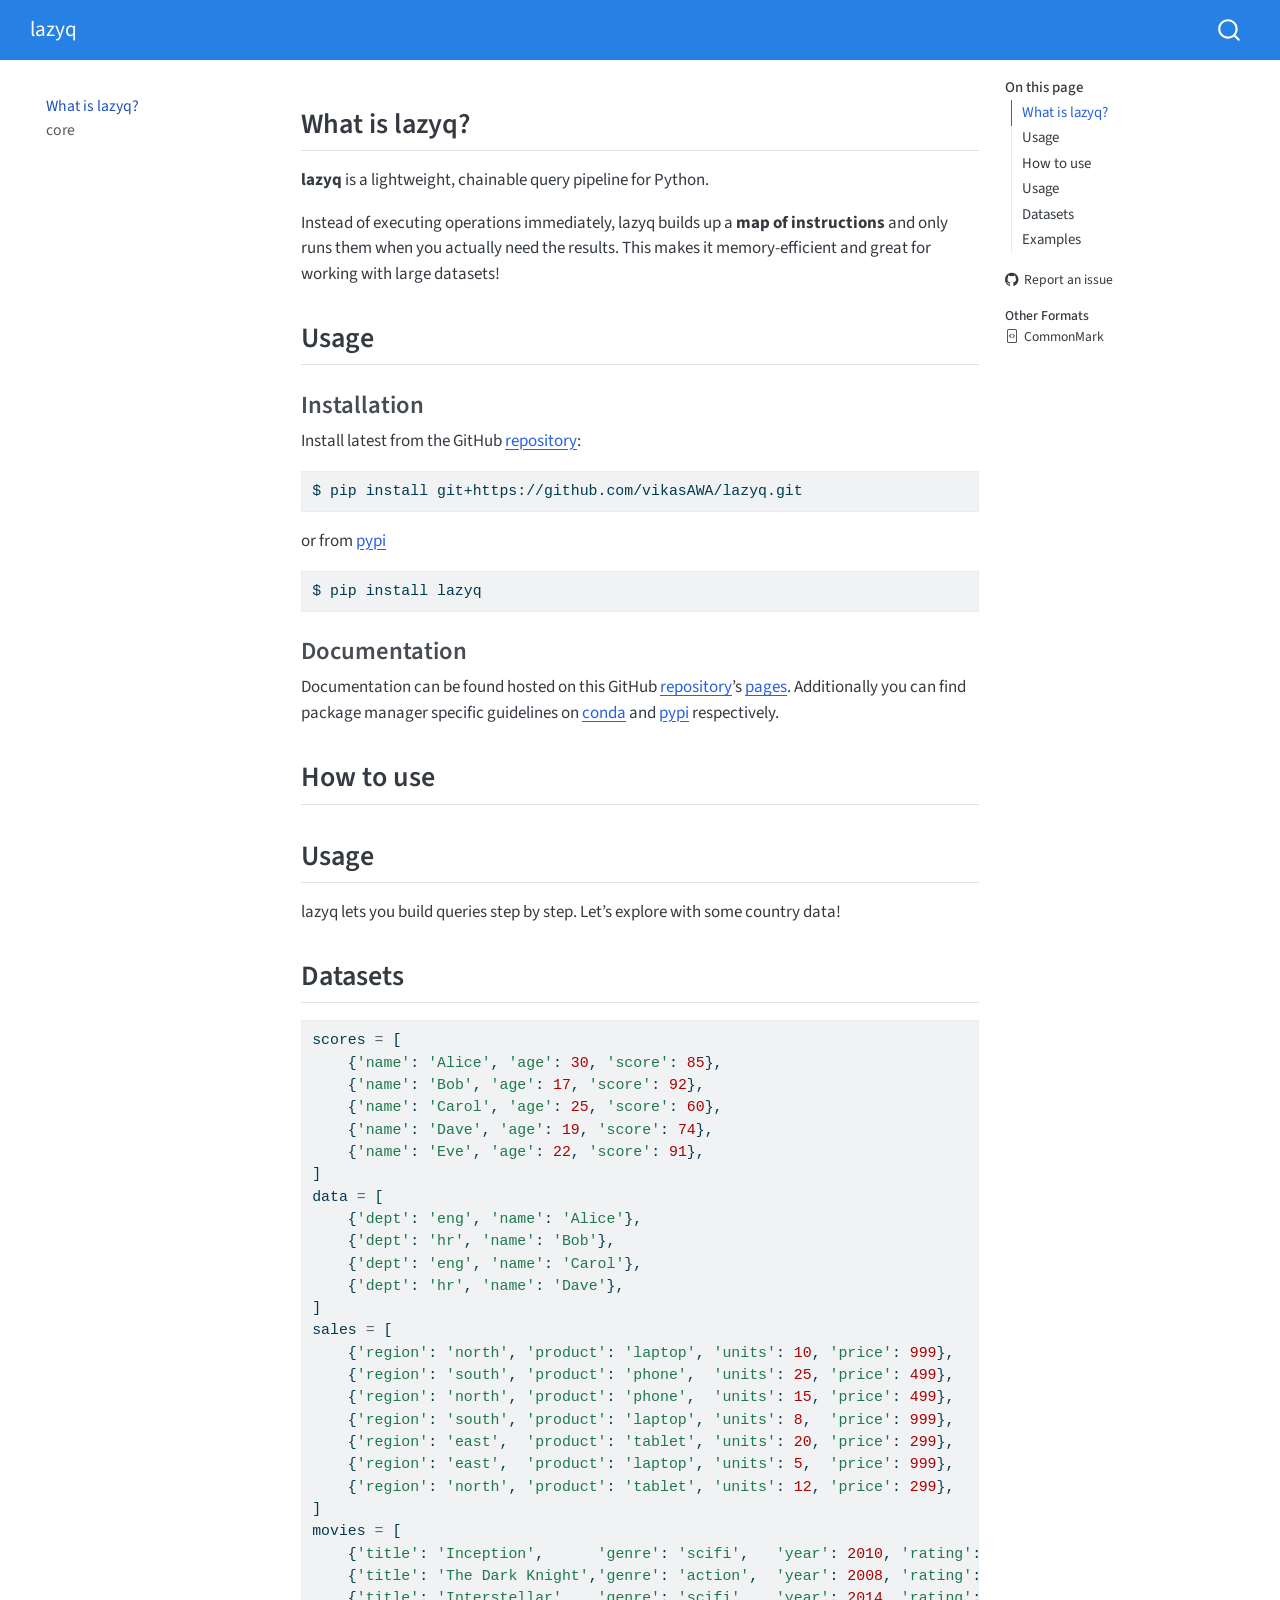
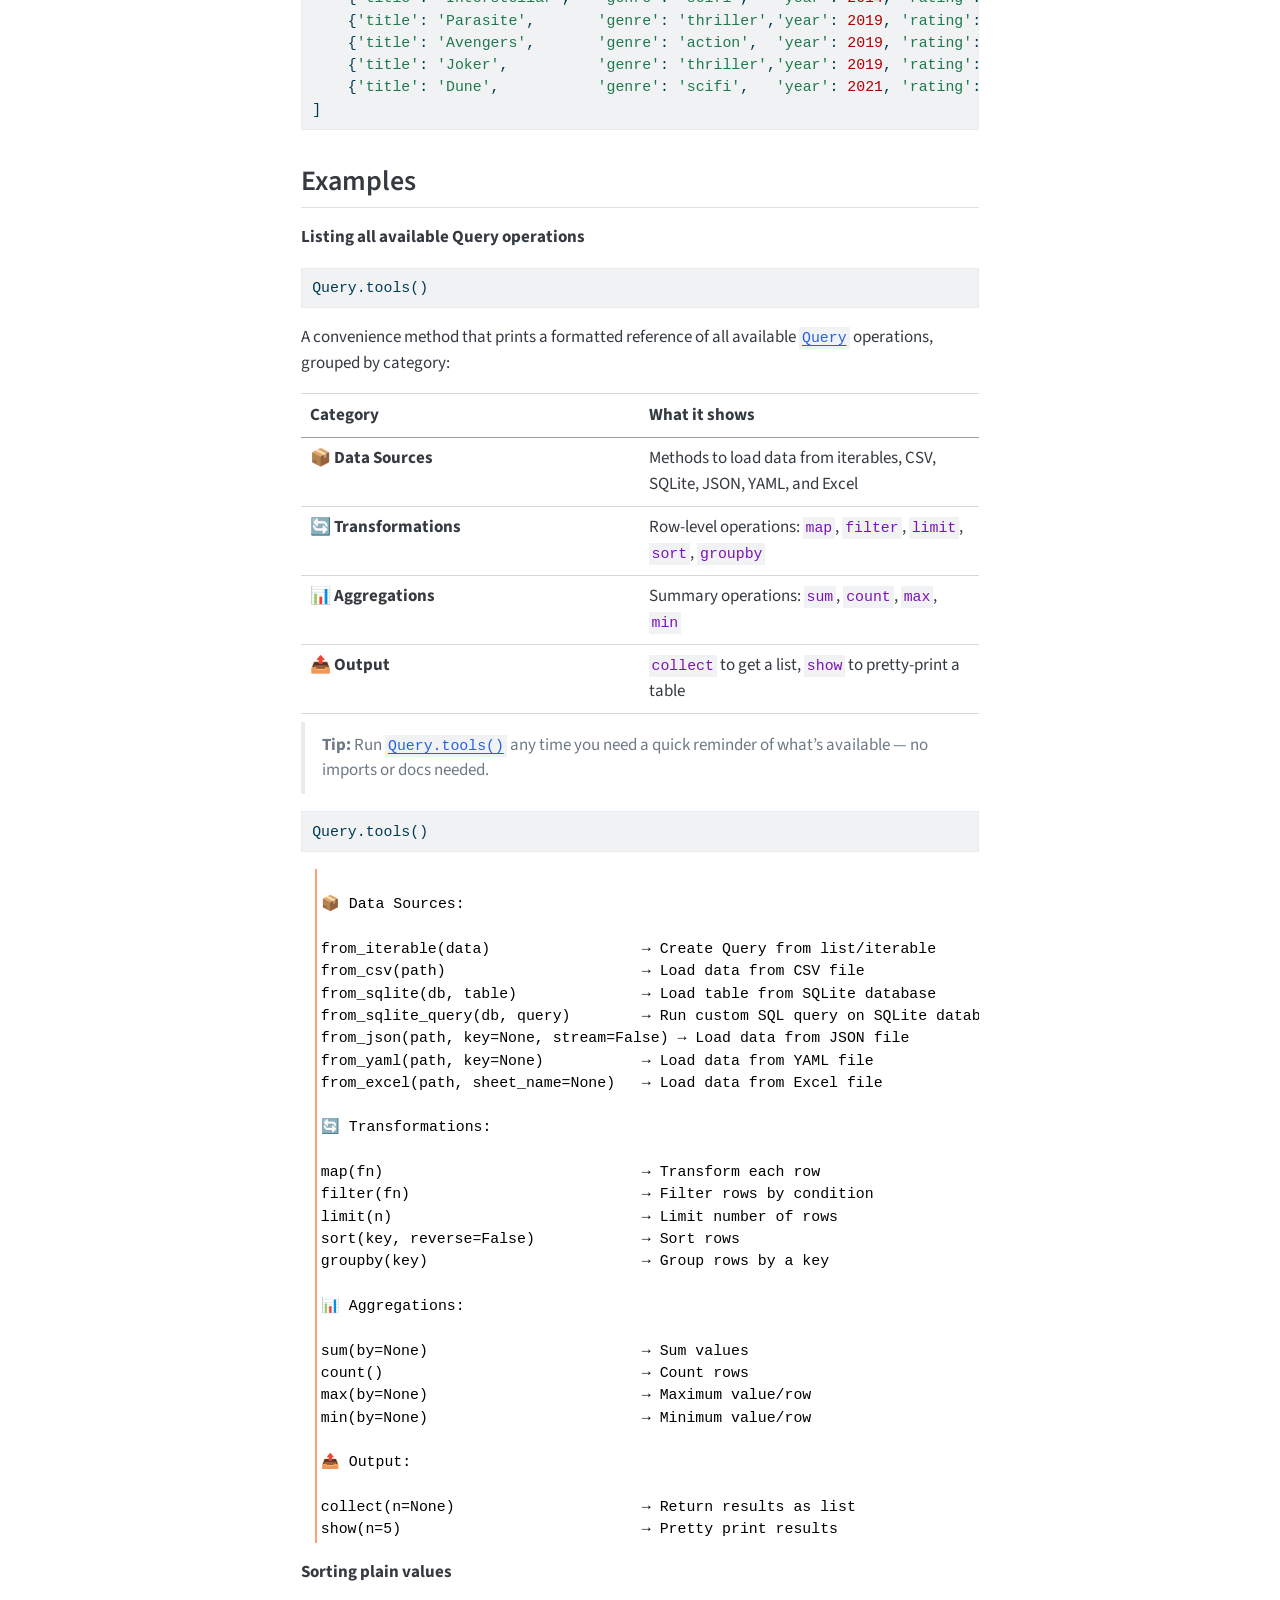
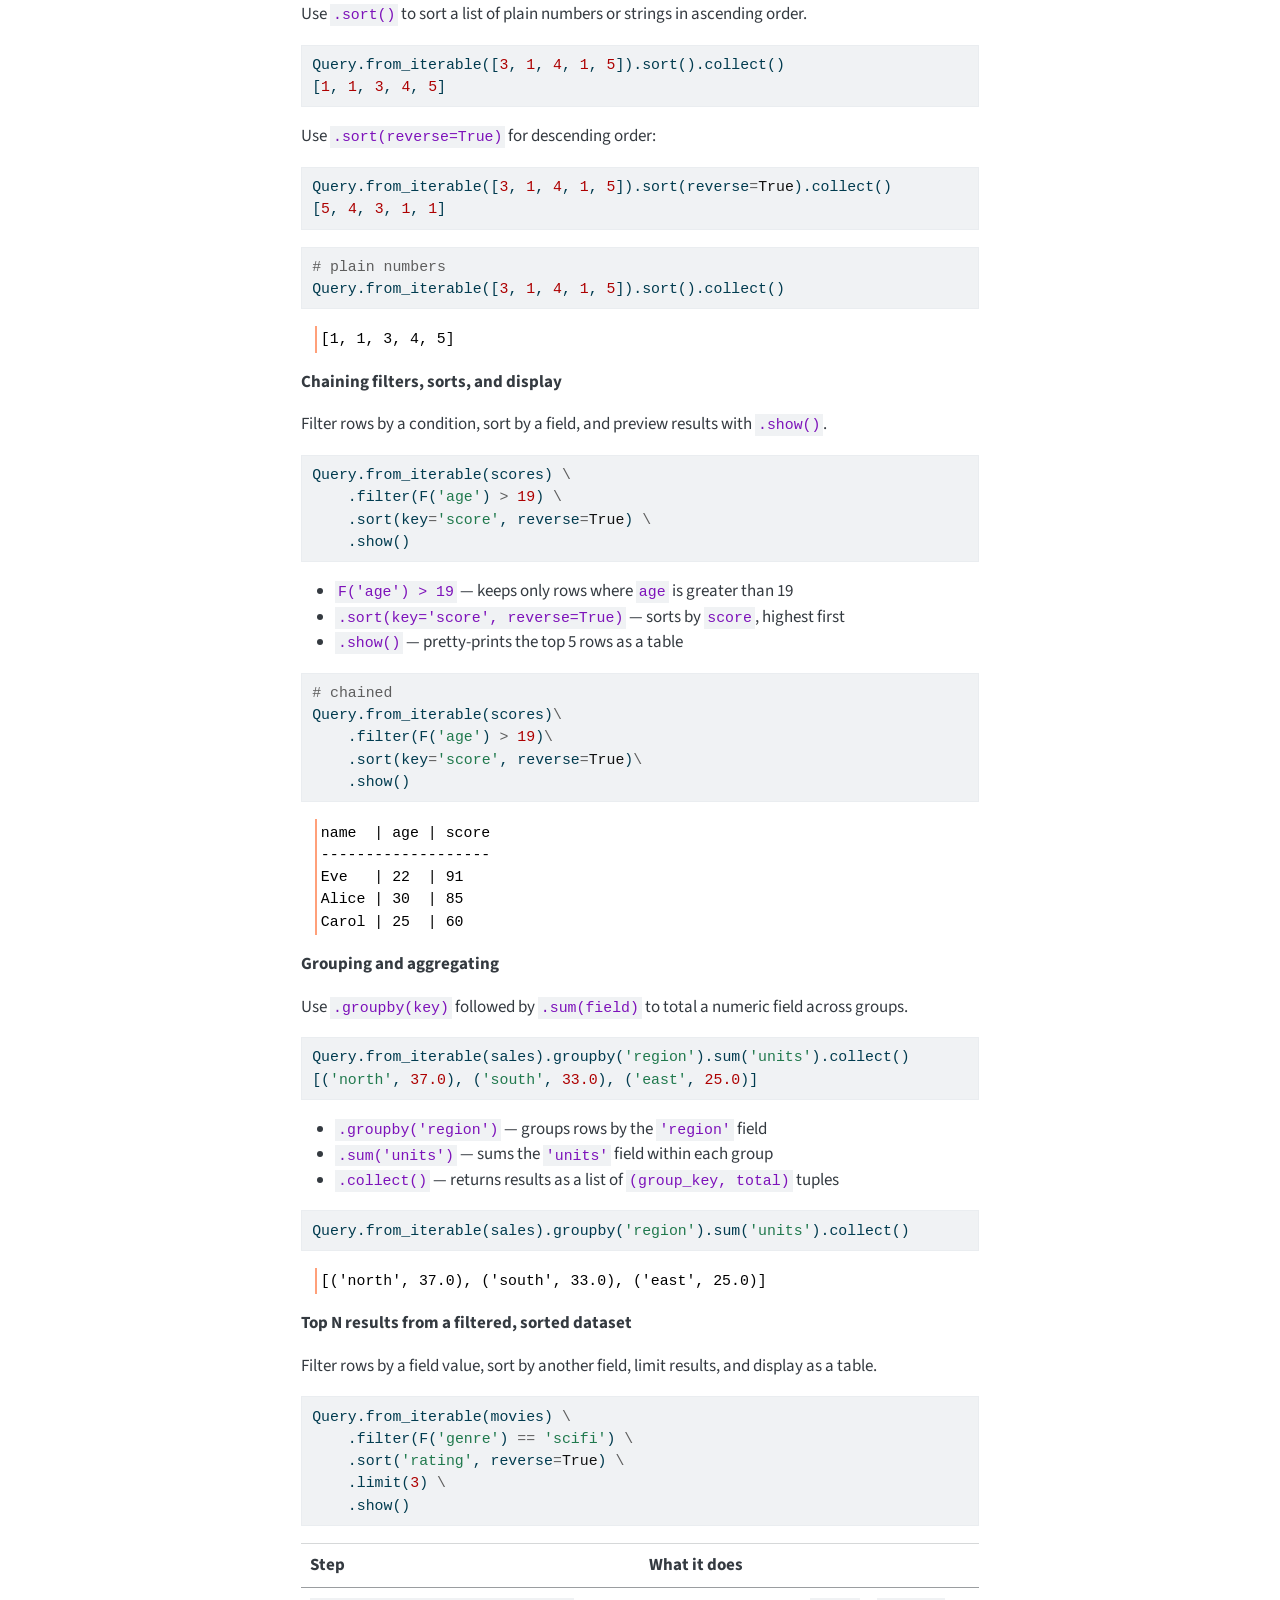
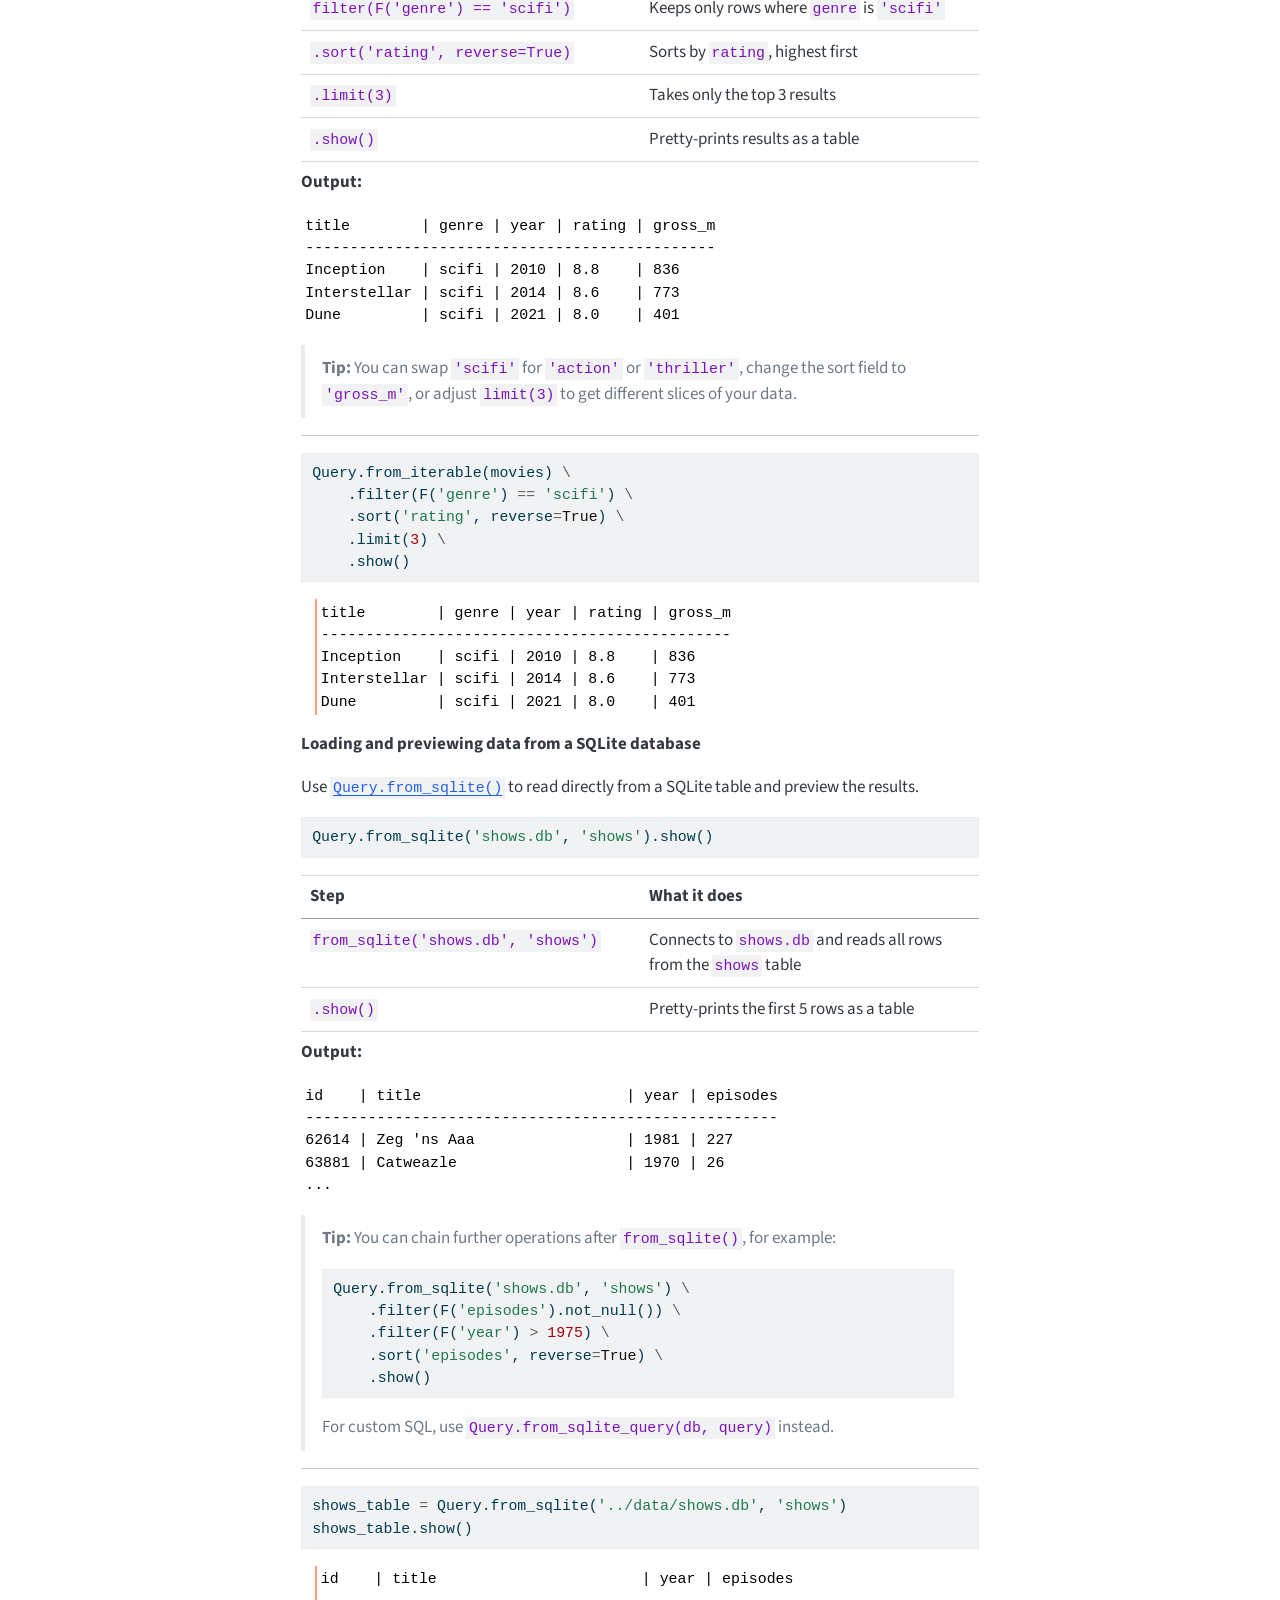
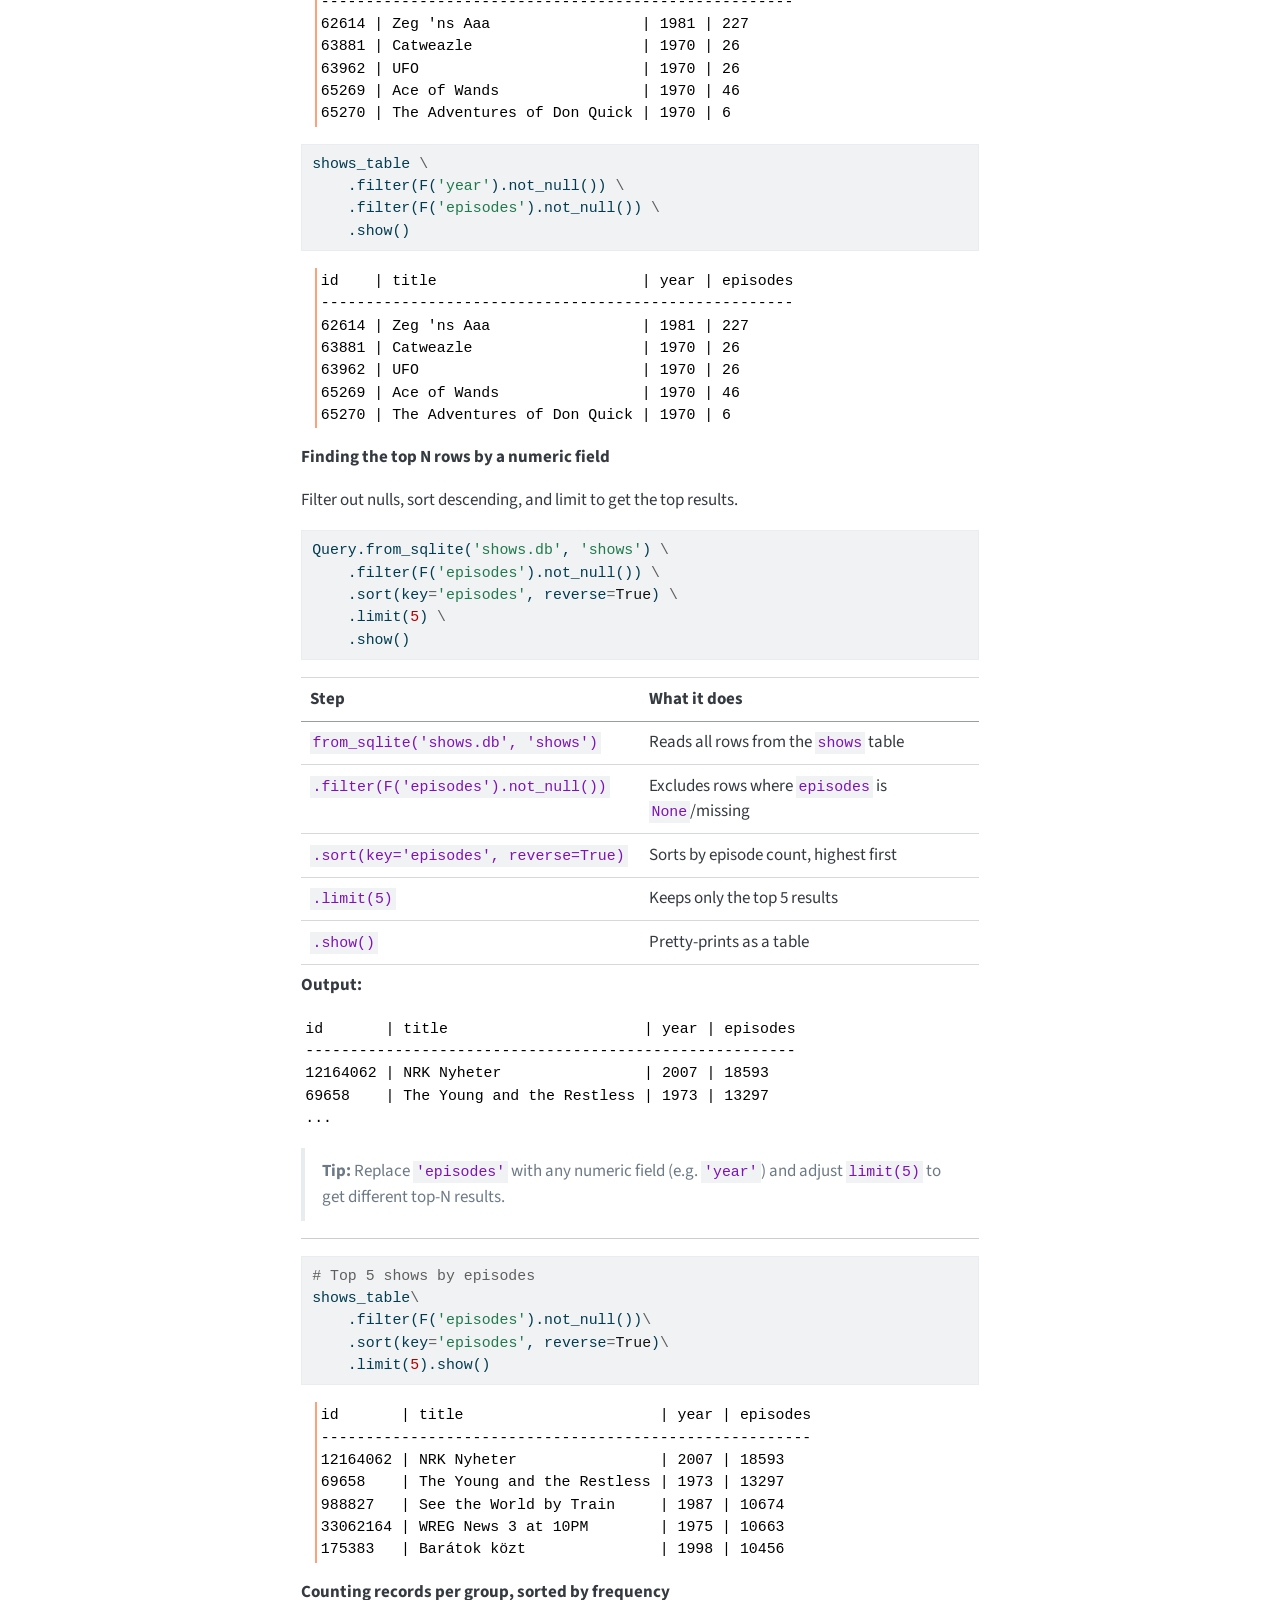
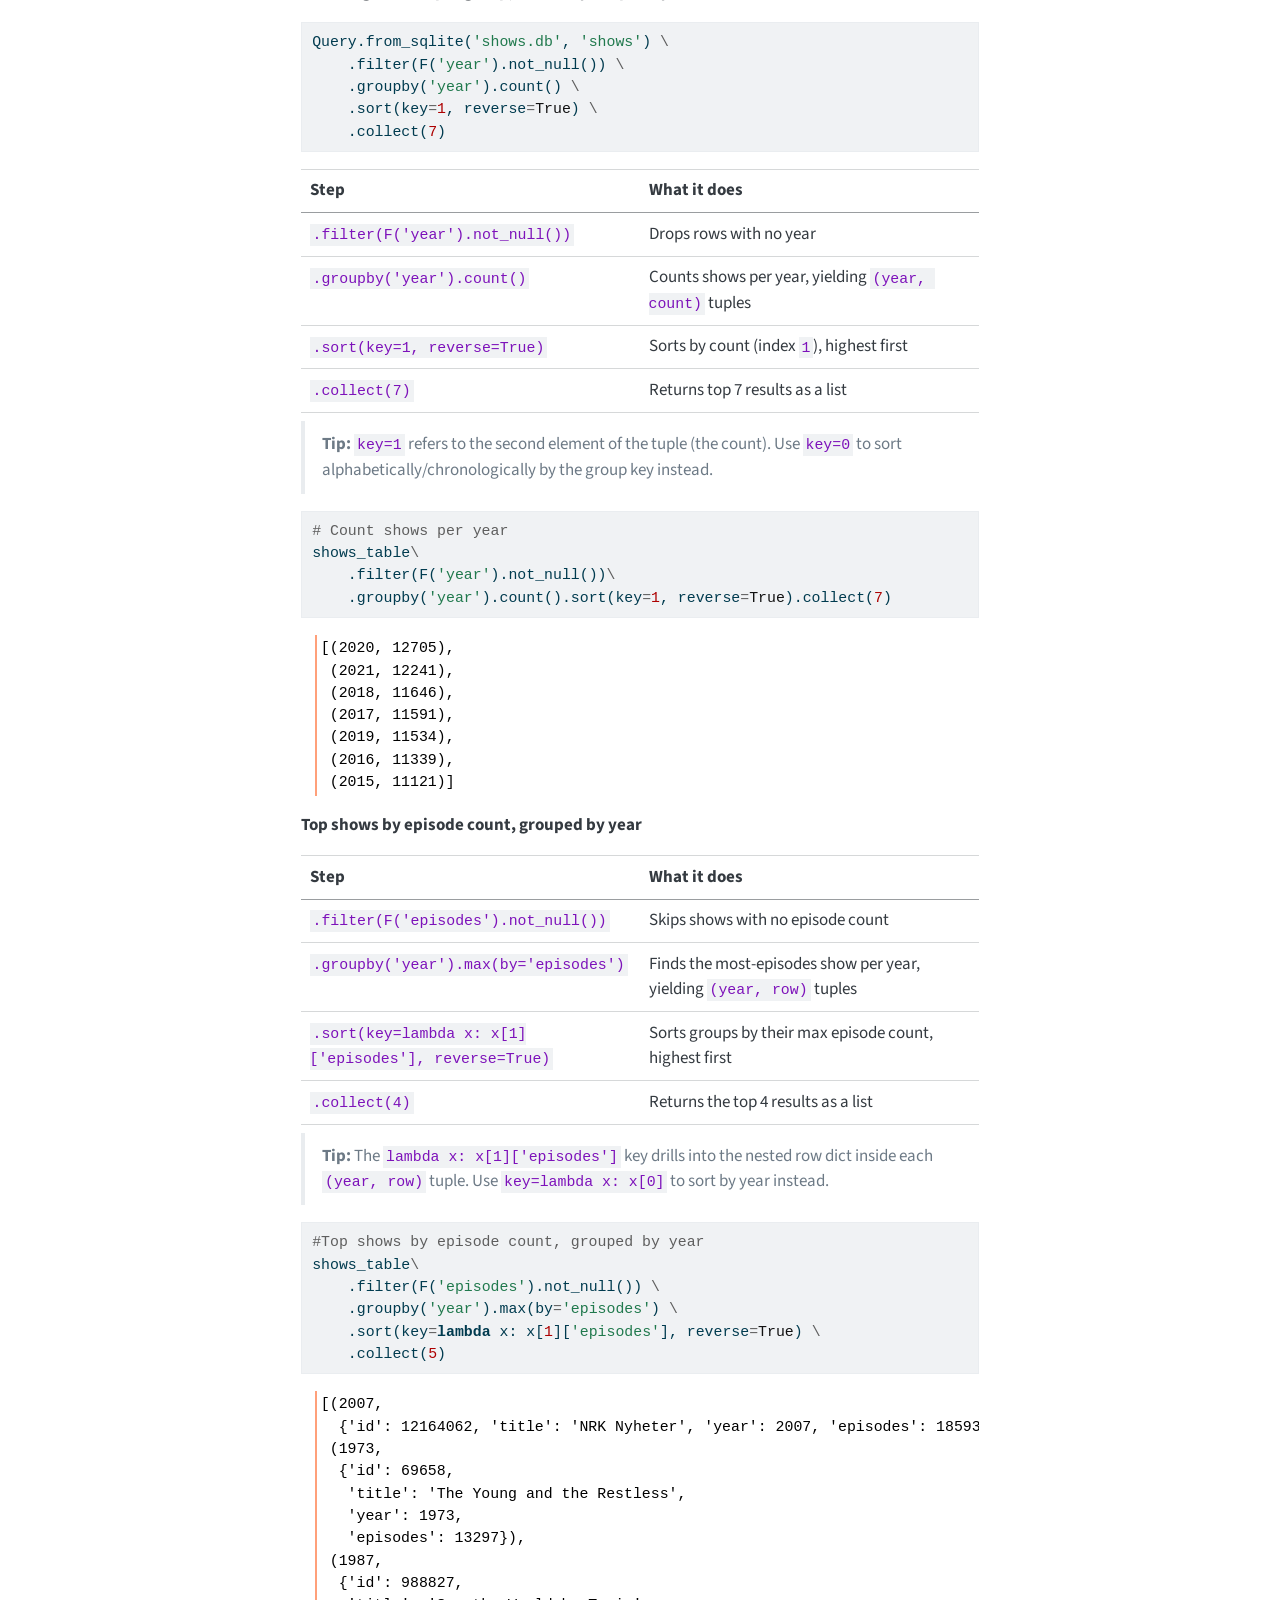
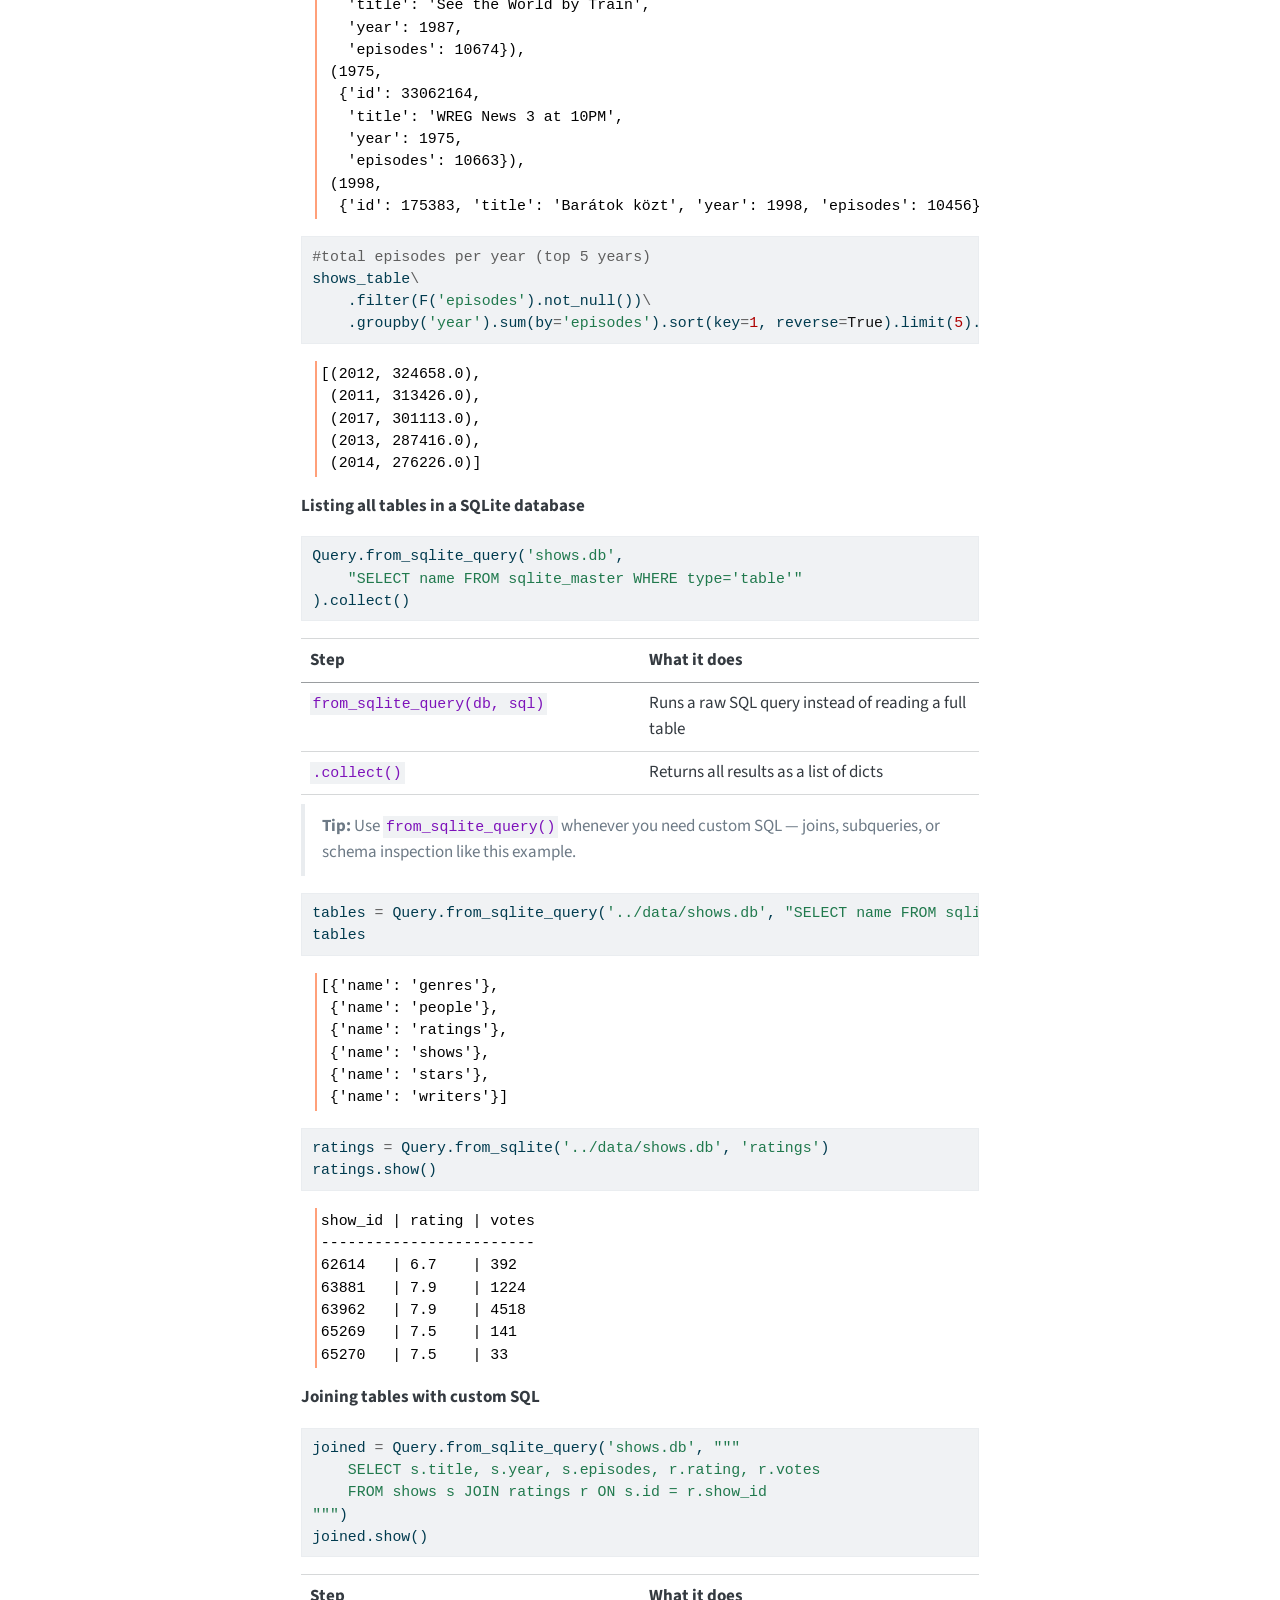
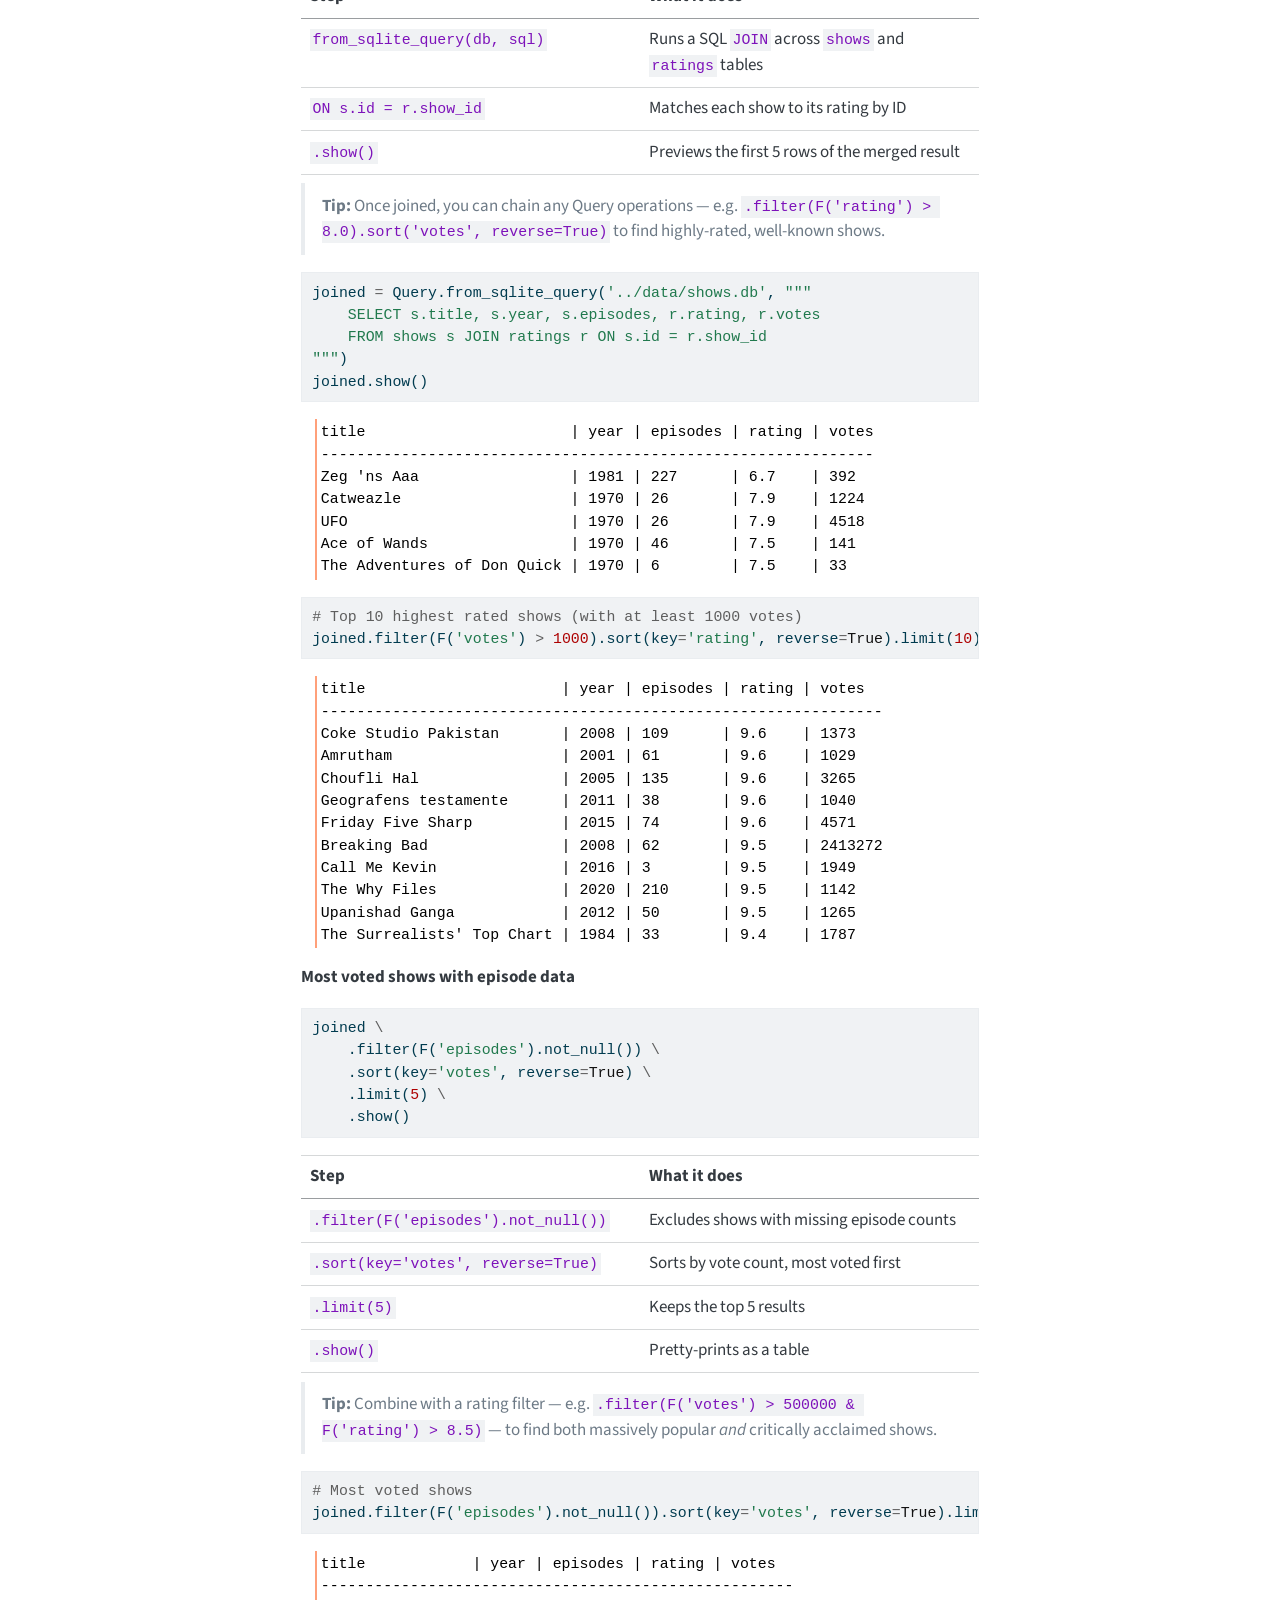
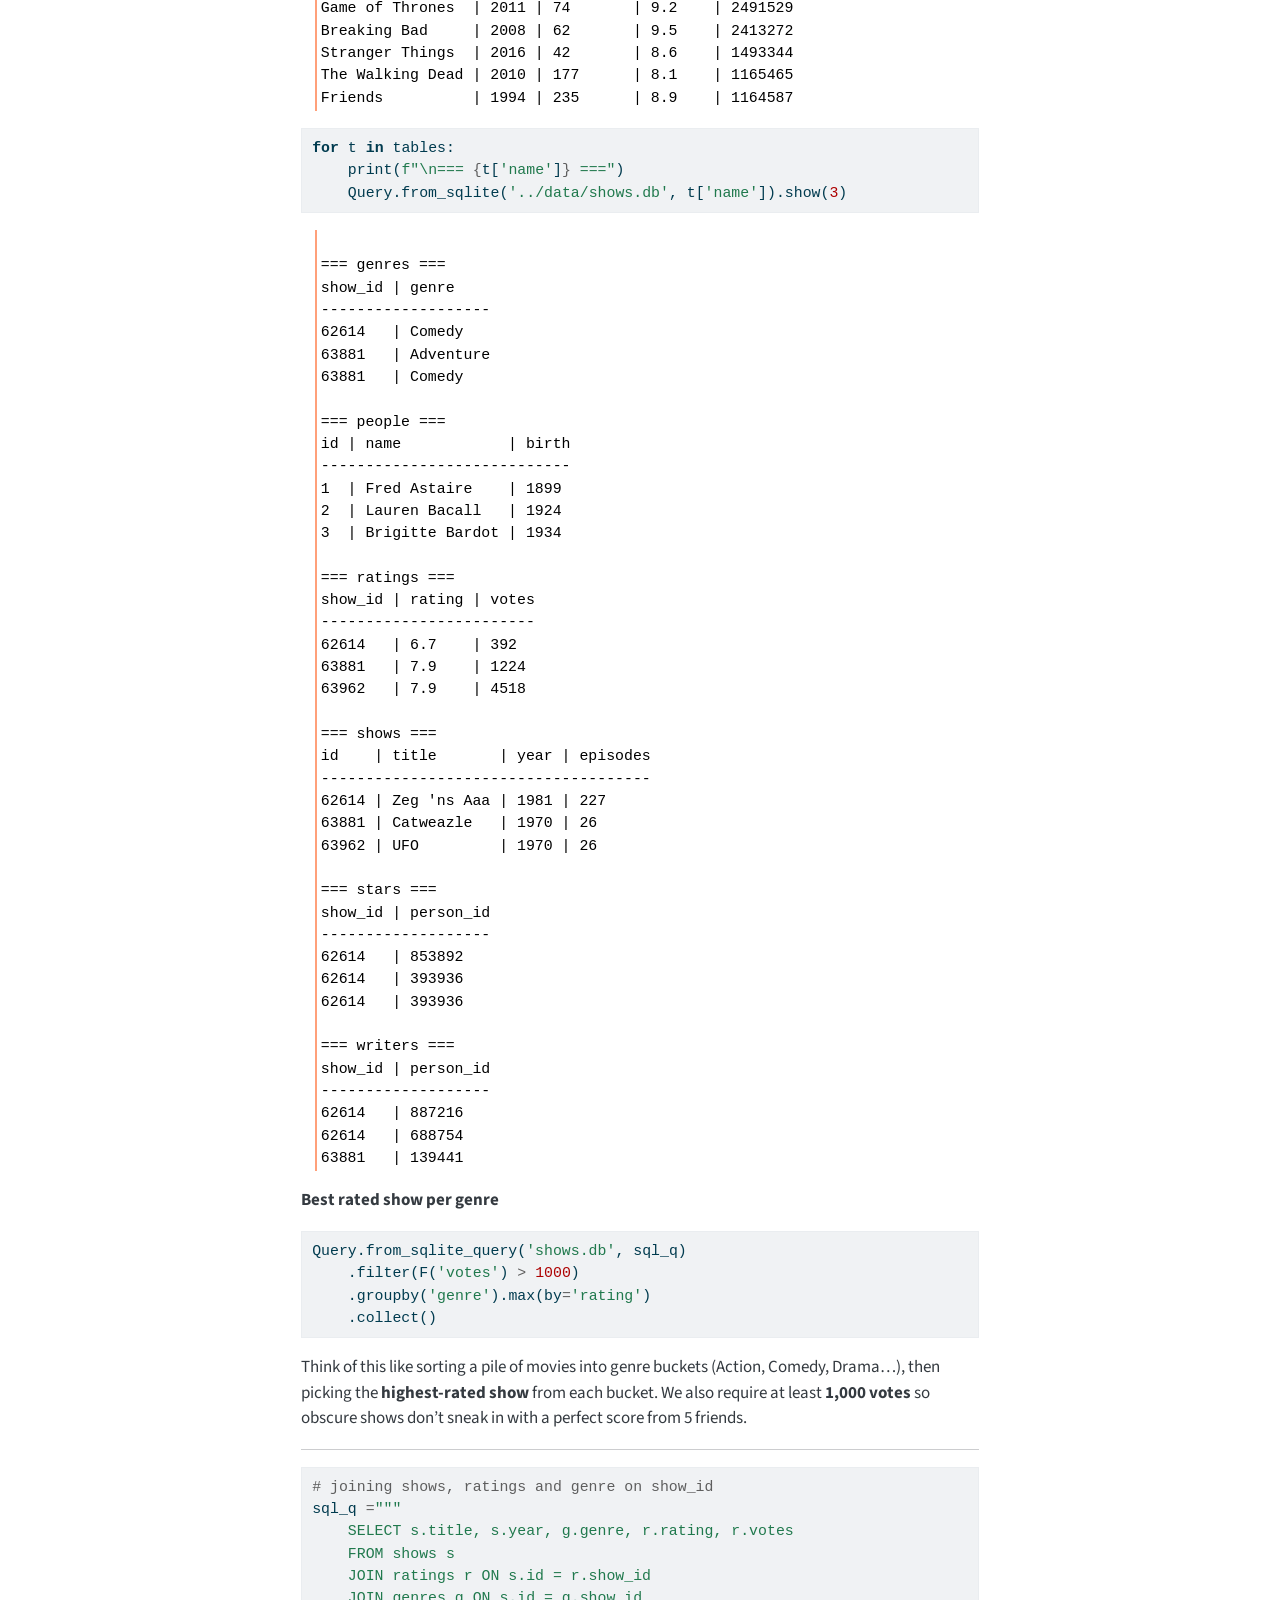
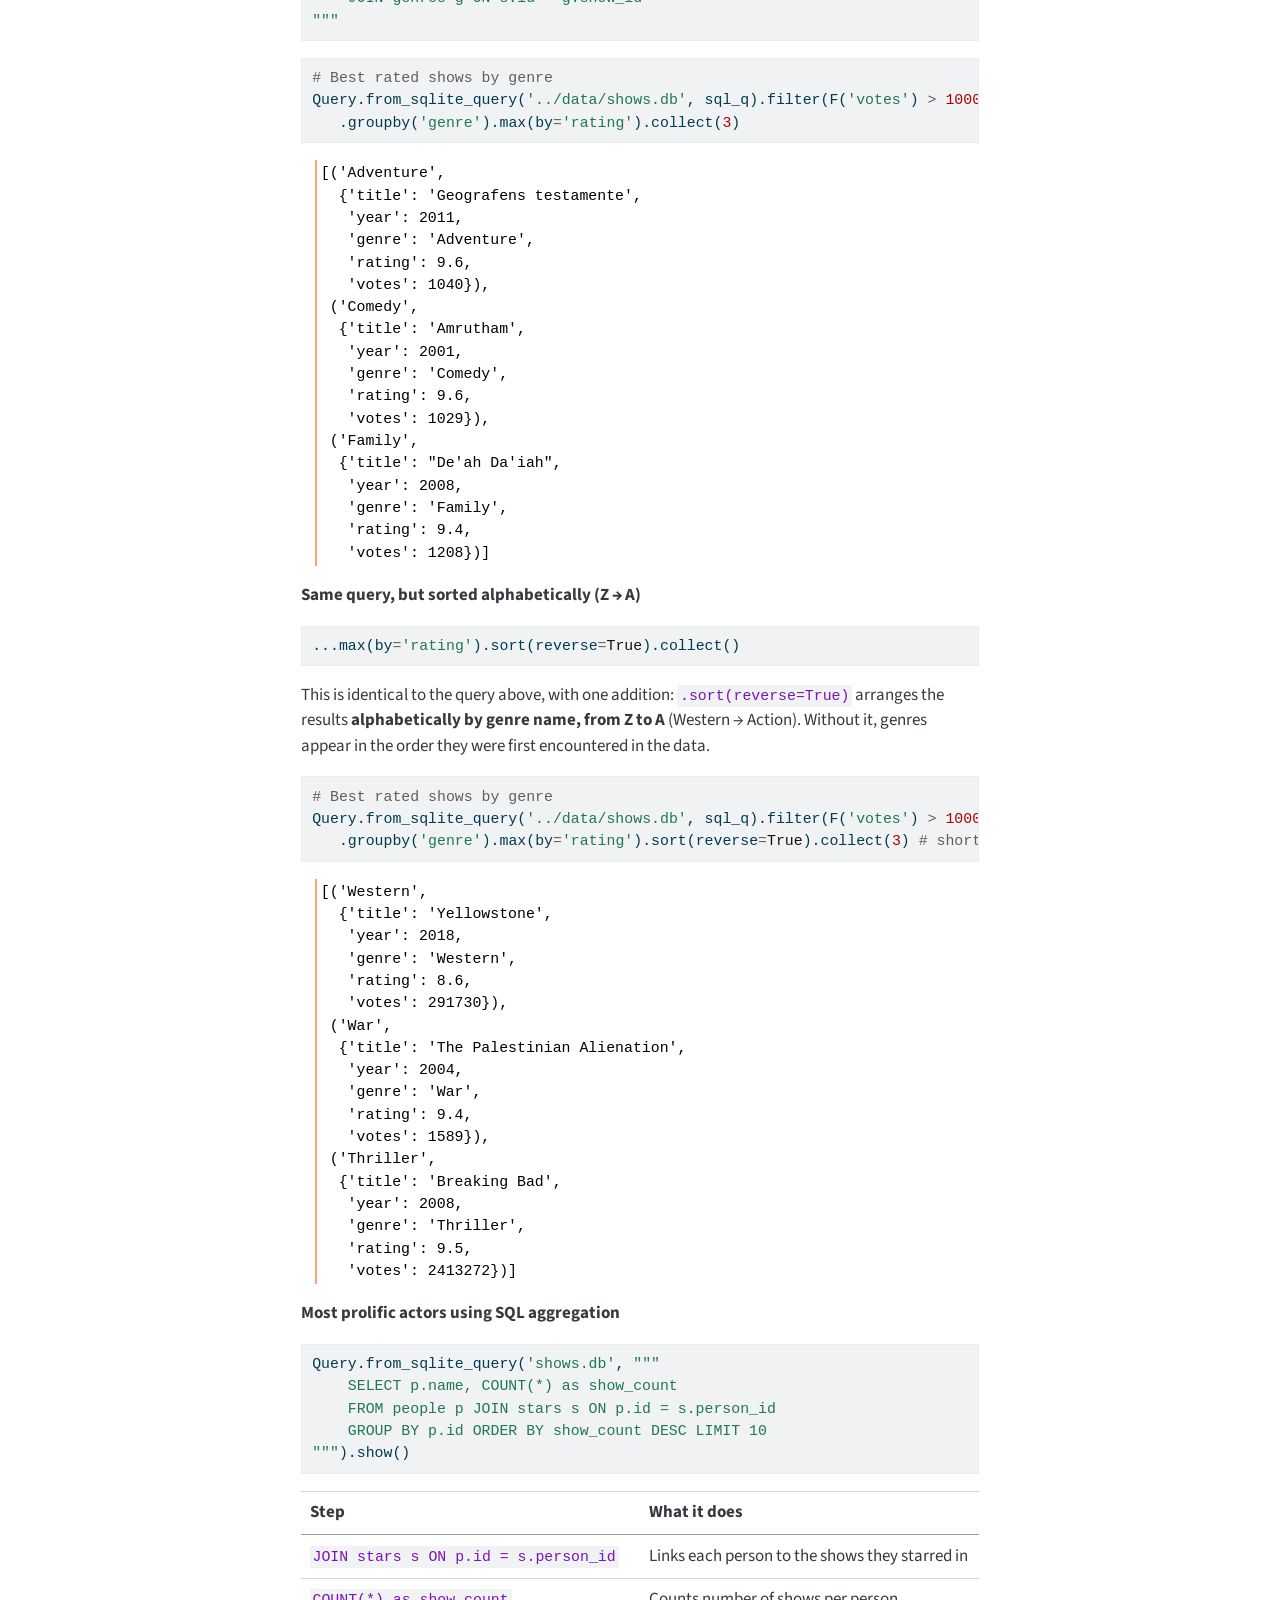
<file: index.html>
<!DOCTYPE html>
<html xmlns="http://www.w3.org/1999/xhtml" lang="en" xml:lang="en"><head>

<meta charset="utf-8">
<meta name="generator" content="quarto-1.8.27">

<meta name="viewport" content="width=device-width, initial-scale=1.0, user-scalable=yes">


<title>lazyq</title>
<style>
code{white-space: pre-wrap;}
span.smallcaps{font-variant: small-caps;}
div.columns{display: flex; gap: min(4vw, 1.5em);}
div.column{flex: auto; overflow-x: auto;}
div.hanging-indent{margin-left: 1.5em; text-indent: -1.5em;}
ul.task-list{list-style: none;}
ul.task-list li input[type="checkbox"] {
  width: 0.8em;
  margin: 0 0.8em 0.2em -1em; /* quarto-specific, see https://github.com/quarto-dev/quarto-cli/issues/4556 */ 
  vertical-align: middle;
}
/* CSS for syntax highlighting */
html { -webkit-text-size-adjust: 100%; }
pre > code.sourceCode { white-space: pre; position: relative; }
pre > code.sourceCode > span { display: inline-block; line-height: 1.25; }
pre > code.sourceCode > span:empty { height: 1.2em; }
.sourceCode { overflow: visible; }
code.sourceCode > span { color: inherit; text-decoration: inherit; }
div.sourceCode { margin: 1em 0; }
pre.sourceCode { margin: 0; }
@media screen {
div.sourceCode { overflow: auto; }
}
@media print {
pre > code.sourceCode { white-space: pre-wrap; }
pre > code.sourceCode > span { text-indent: -5em; padding-left: 5em; }
}
pre.numberSource code
  { counter-reset: source-line 0; }
pre.numberSource code > span
  { position: relative; left: -4em; counter-increment: source-line; }
pre.numberSource code > span > a:first-child::before
  { content: counter(source-line);
    position: relative; left: -1em; text-align: right; vertical-align: baseline;
    border: none; display: inline-block;
    -webkit-touch-callout: none; -webkit-user-select: none;
    -khtml-user-select: none; -moz-user-select: none;
    -ms-user-select: none; user-select: none;
    padding: 0 4px; width: 4em;
  }
pre.numberSource { margin-left: 3em;  padding-left: 4px; }
div.sourceCode
  {   }
@media screen {
pre > code.sourceCode > span > a:first-child::before { text-decoration: underline; }
}
</style>


<script src="site_libs/quarto-nav/quarto-nav.js"></script>
<script src="site_libs/quarto-nav/headroom.min.js"></script>
<script src="site_libs/clipboard/clipboard.min.js"></script>
<script src="site_libs/quarto-search/autocomplete.umd.js"></script>
<script src="site_libs/quarto-search/fuse.min.js"></script>
<script src="site_libs/quarto-search/quarto-search.js"></script>
<meta name="quarto:offset" content="./">
<script src="site_libs/quarto-html/quarto.js" type="module"></script>
<script src="site_libs/quarto-html/tabsets/tabsets.js" type="module"></script>
<script src="site_libs/quarto-html/axe/axe-check.js" type="module"></script>
<script src="site_libs/quarto-html/popper.min.js"></script>
<script src="site_libs/quarto-html/tippy.umd.min.js"></script>
<script src="site_libs/quarto-html/anchor.min.js"></script>
<link href="site_libs/quarto-html/tippy.css" rel="stylesheet">
<link href="site_libs/quarto-html/quarto-syntax-highlighting-ed96de9b727972fe78a7b5d16c58bf87.css" rel="stylesheet" id="quarto-text-highlighting-styles">
<script src="site_libs/bootstrap/bootstrap.min.js"></script>
<link href="site_libs/bootstrap/bootstrap-icons.css" rel="stylesheet">
<link href="site_libs/bootstrap/bootstrap-6d84d61e534591fe48c07f685081cc6d.min.css" rel="stylesheet" append-hash="true" id="quarto-bootstrap" data-mode="light">
<script id="quarto-search-options" type="application/json">{
  "location": "navbar",
  "copy-button": false,
  "collapse-after": 3,
  "panel-placement": "end",
  "type": "overlay",
  "limit": 50,
  "keyboard-shortcut": [
    "f",
    "/",
    "s"
  ],
  "show-item-context": false,
  "language": {
    "search-no-results-text": "No results",
    "search-matching-documents-text": "matching documents",
    "search-copy-link-title": "Copy link to search",
    "search-hide-matches-text": "Hide additional matches",
    "search-more-match-text": "more match in this document",
    "search-more-matches-text": "more matches in this document",
    "search-clear-button-title": "Clear",
    "search-text-placeholder": "",
    "search-detached-cancel-button-title": "Cancel",
    "search-submit-button-title": "Submit",
    "search-label": "Search"
  }
}</script>


<link rel="stylesheet" href="styles.css">
<meta property="og:title" content="lazyq">
<meta property="og:description" content="A lightweight, chainable query pipeline for Python">
<meta property="og:site_name" content="lazyq">
<meta name="twitter:title" content="lazyq">
<meta name="twitter:description" content="A lightweight, chainable query pipeline for Python">
<meta name="twitter:card" content="summary">
</head>

<body class="nav-sidebar floating nav-fixed quarto-light">

<div id="quarto-search-results"></div>
  <header id="quarto-header" class="headroom fixed-top">
    <nav class="navbar navbar-expand-lg " data-bs-theme="dark">
      <div class="navbar-container container-fluid">
      <div class="navbar-brand-container mx-auto">
    <a class="navbar-brand" href="./index.html">
    <span class="navbar-title">lazyq</span>
    </a>
  </div>
        <div class="quarto-navbar-tools tools-end">
</div>
          <div id="quarto-search" class="" title="Search"></div>
      </div> <!-- /container-fluid -->
    </nav>
  <nav class="quarto-secondary-nav">
    <div class="container-fluid d-flex">
      <button type="button" class="quarto-btn-toggle btn" data-bs-toggle="collapse" role="button" data-bs-target=".quarto-sidebar-collapse-item" aria-controls="quarto-sidebar" aria-expanded="false" aria-label="Toggle sidebar navigation" onclick="if (window.quartoToggleHeadroom) { window.quartoToggleHeadroom(); }">
        <i class="bi bi-layout-text-sidebar-reverse"></i>
      </button>
        <nav class="quarto-page-breadcrumbs" aria-label="breadcrumb"><ol class="breadcrumb"><li class="breadcrumb-item"><a href="./index.html">What is lazyq?</a></li></ol></nav>
        <a class="flex-grow-1" role="navigation" data-bs-toggle="collapse" data-bs-target=".quarto-sidebar-collapse-item" aria-controls="quarto-sidebar" aria-expanded="false" aria-label="Toggle sidebar navigation" onclick="if (window.quartoToggleHeadroom) { window.quartoToggleHeadroom(); }">      
        </a>
    </div>
  </nav>
</header>
<!-- content -->
<div id="quarto-content" class="quarto-container page-columns page-rows-contents page-layout-article page-navbar">
<!-- sidebar -->
  <nav id="quarto-sidebar" class="sidebar collapse collapse-horizontal quarto-sidebar-collapse-item sidebar-navigation floating overflow-auto">
    <div class="sidebar-menu-container"> 
    <ul class="list-unstyled mt-1">
        <li class="sidebar-item">
  <div class="sidebar-item-container"> 
  <a href="./index.html" class="sidebar-item-text sidebar-link active">
 <span class="menu-text">What is lazyq?</span></a>
  </div>
</li>
        <li class="sidebar-item">
  <div class="sidebar-item-container"> 
  <a href="./core.html" class="sidebar-item-text sidebar-link">
 <span class="menu-text">core</span></a>
  </div>
</li>
    </ul>
    </div>
</nav>
<div id="quarto-sidebar-glass" class="quarto-sidebar-collapse-item" data-bs-toggle="collapse" data-bs-target=".quarto-sidebar-collapse-item"></div>
<!-- margin-sidebar -->
    <div id="quarto-margin-sidebar" class="sidebar margin-sidebar">
        <nav id="TOC" role="doc-toc" class="toc-active">
    <h2 id="toc-title">On this page</h2>
   
  <ul>
  <li><a href="#what-is-lazyq" id="toc-what-is-lazyq" class="nav-link active" data-scroll-target="#what-is-lazyq">What is lazyq?</a></li>
  <li><a href="#usage" id="toc-usage" class="nav-link" data-scroll-target="#usage">Usage</a>
  <ul class="collapse">
  <li><a href="#installation" id="toc-installation" class="nav-link" data-scroll-target="#installation">Installation</a></li>
  <li><a href="#documentation" id="toc-documentation" class="nav-link" data-scroll-target="#documentation">Documentation</a></li>
  </ul></li>
  <li><a href="#how-to-use" id="toc-how-to-use" class="nav-link" data-scroll-target="#how-to-use">How to use</a></li>
  <li><a href="#usage-1" id="toc-usage-1" class="nav-link" data-scroll-target="#usage-1">Usage</a></li>
  <li><a href="#datasets" id="toc-datasets" class="nav-link" data-scroll-target="#datasets">Datasets</a></li>
  <li><a href="#examples" id="toc-examples" class="nav-link" data-scroll-target="#examples">Examples</a></li>
  </ul>
<div class="toc-actions"><ul><li><a href="https://github.com/vikasAWA/lazyq/issues/new" class="toc-action"><i class="bi bi-github"></i>Report an issue</a></li></ul></div><div class="quarto-alternate-formats"><h2>Other Formats</h2><ul><li><a href="index.md"><i class="bi bi-file-code"></i>CommonMark</a></li></ul></div></nav>
    </div>
<!-- main -->
<main class="content" id="quarto-document-content"><header id="title-block-header" class="quarto-title-block"></header>




<!-- WARNING: THIS FILE WAS AUTOGENERATED! DO NOT EDIT! -->
<section id="what-is-lazyq" class="level2">
<h2 class="anchored" data-anchor-id="what-is-lazyq">What is lazyq?</h2>
<p><strong>lazyq</strong> is a lightweight, chainable query pipeline for Python.</p>
<p>Instead of executing operations immediately, lazyq builds up a <strong>map of instructions</strong> and only runs them when you actually need the results. This makes it memory-efficient and great for working with large datasets!</p>
</section>
<section id="usage" class="level2">
<h2 class="anchored" data-anchor-id="usage">Usage</h2>
<section id="installation" class="level3">
<h3 class="anchored" data-anchor-id="installation">Installation</h3>
<p>Install latest from the GitHub <a href="https://github.com/vikasAWA/lazyq">repository</a>:</p>
<div class="code-copy-outer-scaffold"><div class="sourceCode" id="cb1"><pre class="sourceCode sh code-with-copy"><code class="sourceCode bash"><span id="cb1-1"><a href="#cb1-1" aria-hidden="true" tabindex="-1"></a><span class="ex">$</span> pip install git+https://github.com/vikasAWA/lazyq.git</span></code></pre></div><button title="Copy to Clipboard" class="code-copy-button"><i class="bi"></i></button></div>
<p>or from <a href="https://pypi.org/project/lazyq/">pypi</a></p>
<div class="code-copy-outer-scaffold"><div class="sourceCode" id="cb2"><pre class="sourceCode sh code-with-copy"><code class="sourceCode bash"><span id="cb2-1"><a href="#cb2-1" aria-hidden="true" tabindex="-1"></a><span class="ex">$</span> pip install lazyq</span></code></pre></div><button title="Copy to Clipboard" class="code-copy-button"><i class="bi"></i></button></div>
</section>
<section id="documentation" class="level3">
<h3 class="anchored" data-anchor-id="documentation">Documentation</h3>
<p>Documentation can be found hosted on this GitHub <a href="https://github.com/vikasAWA/lazyq">repository</a>’s <a href="https://vikasAWA.github.io/lazyq/">pages</a>. Additionally you can find package manager specific guidelines on <a href="https://anaconda.org/vikasAWA/lazyq">conda</a> and <a href="https://pypi.org/project/lazyq/">pypi</a> respectively.</p>
</section>
</section>
<section id="how-to-use" class="level2">
<h2 class="anchored" data-anchor-id="how-to-use">How to use</h2>
</section>
<section id="usage-1" class="level2">
<h2 class="anchored" data-anchor-id="usage-1">Usage</h2>
<p>lazyq lets you build queries step by step. Let’s explore with some country data!</p>
</section>
<section id="datasets" class="level2">
<h2 class="anchored" data-anchor-id="datasets">Datasets</h2>
<div id="9cbcbdb5" class="cell">
<div class="code-copy-outer-scaffold"><div class="sourceCode cell-code" id="cb3"><pre class="sourceCode python code-with-copy"><code class="sourceCode python"><span id="cb3-1"><a href="#cb3-1" aria-hidden="true" tabindex="-1"></a>scores <span class="op">=</span> [</span>
<span id="cb3-2"><a href="#cb3-2" aria-hidden="true" tabindex="-1"></a>    {<span class="st">'name'</span>: <span class="st">'Alice'</span>, <span class="st">'age'</span>: <span class="dv">30</span>, <span class="st">'score'</span>: <span class="dv">85</span>},</span>
<span id="cb3-3"><a href="#cb3-3" aria-hidden="true" tabindex="-1"></a>    {<span class="st">'name'</span>: <span class="st">'Bob'</span>, <span class="st">'age'</span>: <span class="dv">17</span>, <span class="st">'score'</span>: <span class="dv">92</span>},</span>
<span id="cb3-4"><a href="#cb3-4" aria-hidden="true" tabindex="-1"></a>    {<span class="st">'name'</span>: <span class="st">'Carol'</span>, <span class="st">'age'</span>: <span class="dv">25</span>, <span class="st">'score'</span>: <span class="dv">60</span>},</span>
<span id="cb3-5"><a href="#cb3-5" aria-hidden="true" tabindex="-1"></a>    {<span class="st">'name'</span>: <span class="st">'Dave'</span>, <span class="st">'age'</span>: <span class="dv">19</span>, <span class="st">'score'</span>: <span class="dv">74</span>},</span>
<span id="cb3-6"><a href="#cb3-6" aria-hidden="true" tabindex="-1"></a>    {<span class="st">'name'</span>: <span class="st">'Eve'</span>, <span class="st">'age'</span>: <span class="dv">22</span>, <span class="st">'score'</span>: <span class="dv">91</span>},</span>
<span id="cb3-7"><a href="#cb3-7" aria-hidden="true" tabindex="-1"></a>]</span>
<span id="cb3-8"><a href="#cb3-8" aria-hidden="true" tabindex="-1"></a>data <span class="op">=</span> [</span>
<span id="cb3-9"><a href="#cb3-9" aria-hidden="true" tabindex="-1"></a>    {<span class="st">'dept'</span>: <span class="st">'eng'</span>, <span class="st">'name'</span>: <span class="st">'Alice'</span>},</span>
<span id="cb3-10"><a href="#cb3-10" aria-hidden="true" tabindex="-1"></a>    {<span class="st">'dept'</span>: <span class="st">'hr'</span>, <span class="st">'name'</span>: <span class="st">'Bob'</span>},</span>
<span id="cb3-11"><a href="#cb3-11" aria-hidden="true" tabindex="-1"></a>    {<span class="st">'dept'</span>: <span class="st">'eng'</span>, <span class="st">'name'</span>: <span class="st">'Carol'</span>},</span>
<span id="cb3-12"><a href="#cb3-12" aria-hidden="true" tabindex="-1"></a>    {<span class="st">'dept'</span>: <span class="st">'hr'</span>, <span class="st">'name'</span>: <span class="st">'Dave'</span>},</span>
<span id="cb3-13"><a href="#cb3-13" aria-hidden="true" tabindex="-1"></a>]</span>
<span id="cb3-14"><a href="#cb3-14" aria-hidden="true" tabindex="-1"></a>sales <span class="op">=</span> [</span>
<span id="cb3-15"><a href="#cb3-15" aria-hidden="true" tabindex="-1"></a>    {<span class="st">'region'</span>: <span class="st">'north'</span>, <span class="st">'product'</span>: <span class="st">'laptop'</span>, <span class="st">'units'</span>: <span class="dv">10</span>, <span class="st">'price'</span>: <span class="dv">999</span>},</span>
<span id="cb3-16"><a href="#cb3-16" aria-hidden="true" tabindex="-1"></a>    {<span class="st">'region'</span>: <span class="st">'south'</span>, <span class="st">'product'</span>: <span class="st">'phone'</span>,  <span class="st">'units'</span>: <span class="dv">25</span>, <span class="st">'price'</span>: <span class="dv">499</span>},</span>
<span id="cb3-17"><a href="#cb3-17" aria-hidden="true" tabindex="-1"></a>    {<span class="st">'region'</span>: <span class="st">'north'</span>, <span class="st">'product'</span>: <span class="st">'phone'</span>,  <span class="st">'units'</span>: <span class="dv">15</span>, <span class="st">'price'</span>: <span class="dv">499</span>},</span>
<span id="cb3-18"><a href="#cb3-18" aria-hidden="true" tabindex="-1"></a>    {<span class="st">'region'</span>: <span class="st">'south'</span>, <span class="st">'product'</span>: <span class="st">'laptop'</span>, <span class="st">'units'</span>: <span class="dv">8</span>,  <span class="st">'price'</span>: <span class="dv">999</span>},</span>
<span id="cb3-19"><a href="#cb3-19" aria-hidden="true" tabindex="-1"></a>    {<span class="st">'region'</span>: <span class="st">'east'</span>,  <span class="st">'product'</span>: <span class="st">'tablet'</span>, <span class="st">'units'</span>: <span class="dv">20</span>, <span class="st">'price'</span>: <span class="dv">299</span>},</span>
<span id="cb3-20"><a href="#cb3-20" aria-hidden="true" tabindex="-1"></a>    {<span class="st">'region'</span>: <span class="st">'east'</span>,  <span class="st">'product'</span>: <span class="st">'laptop'</span>, <span class="st">'units'</span>: <span class="dv">5</span>,  <span class="st">'price'</span>: <span class="dv">999</span>},</span>
<span id="cb3-21"><a href="#cb3-21" aria-hidden="true" tabindex="-1"></a>    {<span class="st">'region'</span>: <span class="st">'north'</span>, <span class="st">'product'</span>: <span class="st">'tablet'</span>, <span class="st">'units'</span>: <span class="dv">12</span>, <span class="st">'price'</span>: <span class="dv">299</span>},</span>
<span id="cb3-22"><a href="#cb3-22" aria-hidden="true" tabindex="-1"></a>]</span>
<span id="cb3-23"><a href="#cb3-23" aria-hidden="true" tabindex="-1"></a>movies <span class="op">=</span> [</span>
<span id="cb3-24"><a href="#cb3-24" aria-hidden="true" tabindex="-1"></a>    {<span class="st">'title'</span>: <span class="st">'Inception'</span>,      <span class="st">'genre'</span>: <span class="st">'scifi'</span>,   <span class="st">'year'</span>: <span class="dv">2010</span>, <span class="st">'rating'</span>: <span class="fl">8.8</span>, <span class="st">'gross_m'</span>: <span class="dv">836</span>},</span>
<span id="cb3-25"><a href="#cb3-25" aria-hidden="true" tabindex="-1"></a>    {<span class="st">'title'</span>: <span class="st">'The Dark Knight'</span>,<span class="st">'genre'</span>: <span class="st">'action'</span>,  <span class="st">'year'</span>: <span class="dv">2008</span>, <span class="st">'rating'</span>: <span class="fl">9.0</span>, <span class="st">'gross_m'</span>: <span class="dv">1005</span>},</span>
<span id="cb3-26"><a href="#cb3-26" aria-hidden="true" tabindex="-1"></a>    {<span class="st">'title'</span>: <span class="st">'Interstellar'</span>,   <span class="st">'genre'</span>: <span class="st">'scifi'</span>,   <span class="st">'year'</span>: <span class="dv">2014</span>, <span class="st">'rating'</span>: <span class="fl">8.6</span>, <span class="st">'gross_m'</span>: <span class="dv">773</span>},</span>
<span id="cb3-27"><a href="#cb3-27" aria-hidden="true" tabindex="-1"></a>    {<span class="st">'title'</span>: <span class="st">'Parasite'</span>,       <span class="st">'genre'</span>: <span class="st">'thriller'</span>,<span class="st">'year'</span>: <span class="dv">2019</span>, <span class="st">'rating'</span>: <span class="fl">8.6</span>, <span class="st">'gross_m'</span>: <span class="dv">258</span>},</span>
<span id="cb3-28"><a href="#cb3-28" aria-hidden="true" tabindex="-1"></a>    {<span class="st">'title'</span>: <span class="st">'Avengers'</span>,       <span class="st">'genre'</span>: <span class="st">'action'</span>,  <span class="st">'year'</span>: <span class="dv">2019</span>, <span class="st">'rating'</span>: <span class="fl">8.4</span>, <span class="st">'gross_m'</span>: <span class="dv">2798</span>},</span>
<span id="cb3-29"><a href="#cb3-29" aria-hidden="true" tabindex="-1"></a>    {<span class="st">'title'</span>: <span class="st">'Joker'</span>,          <span class="st">'genre'</span>: <span class="st">'thriller'</span>,<span class="st">'year'</span>: <span class="dv">2019</span>, <span class="st">'rating'</span>: <span class="fl">8.4</span>, <span class="st">'gross_m'</span>: <span class="dv">1079</span>},</span>
<span id="cb3-30"><a href="#cb3-30" aria-hidden="true" tabindex="-1"></a>    {<span class="st">'title'</span>: <span class="st">'Dune'</span>,           <span class="st">'genre'</span>: <span class="st">'scifi'</span>,   <span class="st">'year'</span>: <span class="dv">2021</span>, <span class="st">'rating'</span>: <span class="fl">8.0</span>, <span class="st">'gross_m'</span>: <span class="dv">401</span>},</span>
<span id="cb3-31"><a href="#cb3-31" aria-hidden="true" tabindex="-1"></a>]</span></code></pre></div><button title="Copy to Clipboard" class="code-copy-button"><i class="bi"></i></button></div>
</div>
</section>
<section id="examples" class="level2">
<h2 class="anchored" data-anchor-id="examples">Examples</h2>
<p><strong>Listing all available Query operations</strong></p>
<div class="code-copy-outer-scaffold"><div class="sourceCode" id="cb4"><pre class="sourceCode python code-with-copy"><code class="sourceCode python"><span id="cb4-1"><a href="#cb4-1" aria-hidden="true" tabindex="-1"></a>Query.tools()</span></code></pre></div><button title="Copy to Clipboard" class="code-copy-button"><i class="bi"></i></button></div>
<p>A convenience method that prints a formatted reference of all available <a href="https://vikasAWA.github.io/lazyq/core.html#query"><code>Query</code></a> operations, grouped by category:</p>
<table class="caption-top table">
<colgroup>
<col style="width: 50%">
<col style="width: 50%">
</colgroup>
<thead>
<tr class="header">
<th>Category</th>
<th>What it shows</th>
</tr>
</thead>
<tbody>
<tr class="odd">
<td>📦 <strong>Data Sources</strong></td>
<td>Methods to load data from iterables, CSV, SQLite, JSON, YAML, and Excel</td>
</tr>
<tr class="even">
<td>🔄 <strong>Transformations</strong></td>
<td>Row-level operations: <code>map</code>, <code>filter</code>, <code>limit</code>, <code>sort</code>, <code>groupby</code></td>
</tr>
<tr class="odd">
<td>📊 <strong>Aggregations</strong></td>
<td>Summary operations: <code>sum</code>, <code>count</code>, <code>max</code>, <code>min</code></td>
</tr>
<tr class="even">
<td>📤 <strong>Output</strong></td>
<td><code>collect</code> to get a list, <code>show</code> to pretty-print a table</td>
</tr>
</tbody>
</table>
<blockquote class="blockquote">
<p><strong>Tip:</strong> Run <a href="https://vikasAWA.github.io/lazyq/core.html#query.tools"><code>Query.tools()</code></a> any time you need a quick reminder of what’s available — no imports or docs needed.</p>
</blockquote>
<div id="1469211d" class="cell">
<div class="code-copy-outer-scaffold"><div class="sourceCode cell-code" id="cb5"><pre class="sourceCode python code-with-copy"><code class="sourceCode python"><span id="cb5-1"><a href="#cb5-1" aria-hidden="true" tabindex="-1"></a>Query.tools()</span></code></pre></div><button title="Copy to Clipboard" class="code-copy-button"><i class="bi"></i></button></div>
<div class="cell-output cell-output-stdout">
<pre><code>
📦 Data Sources:

from_iterable(data)                 → Create Query from list/iterable
from_csv(path)                      → Load data from CSV file
from_sqlite(db, table)              → Load table from SQLite database
from_sqlite_query(db, query)        → Run custom SQL query on SQLite database
from_json(path, key=None, stream=False) → Load data from JSON file
from_yaml(path, key=None)           → Load data from YAML file
from_excel(path, sheet_name=None)   → Load data from Excel file

🔄 Transformations:

map(fn)                             → Transform each row
filter(fn)                          → Filter rows by condition
limit(n)                            → Limit number of rows
sort(key, reverse=False)            → Sort rows
groupby(key)                        → Group rows by a key

📊 Aggregations:

sum(by=None)                        → Sum values
count()                             → Count rows
max(by=None)                        → Maximum value/row
min(by=None)                        → Minimum value/row

📤 Output:

collect(n=None)                     → Return results as list
show(n=5)                           → Pretty print results</code></pre>
</div>
</div>
<p><strong>Sorting plain values</strong></p>
<p>Use <code>.sort()</code> to sort a list of plain numbers or strings in ascending order.</p>
<div class="code-copy-outer-scaffold"><div class="sourceCode" id="cb7"><pre class="sourceCode python code-with-copy"><code class="sourceCode python"><span id="cb7-1"><a href="#cb7-1" aria-hidden="true" tabindex="-1"></a>Query.from_iterable([<span class="dv">3</span>, <span class="dv">1</span>, <span class="dv">4</span>, <span class="dv">1</span>, <span class="dv">5</span>]).sort().collect()</span>
<span id="cb7-2"><a href="#cb7-2" aria-hidden="true" tabindex="-1"></a>[<span class="dv">1</span>, <span class="dv">1</span>, <span class="dv">3</span>, <span class="dv">4</span>, <span class="dv">5</span>]</span></code></pre></div><button title="Copy to Clipboard" class="code-copy-button"><i class="bi"></i></button></div>
<p>Use <code>.sort(reverse=True)</code> for descending order:</p>
<div class="code-copy-outer-scaffold"><div class="sourceCode" id="cb8"><pre class="sourceCode python code-with-copy"><code class="sourceCode python"><span id="cb8-1"><a href="#cb8-1" aria-hidden="true" tabindex="-1"></a>Query.from_iterable([<span class="dv">3</span>, <span class="dv">1</span>, <span class="dv">4</span>, <span class="dv">1</span>, <span class="dv">5</span>]).sort(reverse<span class="op">=</span><span class="va">True</span>).collect()</span>
<span id="cb8-2"><a href="#cb8-2" aria-hidden="true" tabindex="-1"></a>[<span class="dv">5</span>, <span class="dv">4</span>, <span class="dv">3</span>, <span class="dv">1</span>, <span class="dv">1</span>]</span></code></pre></div><button title="Copy to Clipboard" class="code-copy-button"><i class="bi"></i></button></div>
<div id="a7b90879" class="cell">
<div class="code-copy-outer-scaffold"><div class="sourceCode cell-code" id="cb9"><pre class="sourceCode python code-with-copy"><code class="sourceCode python"><span id="cb9-1"><a href="#cb9-1" aria-hidden="true" tabindex="-1"></a><span class="co"># plain numbers</span></span>
<span id="cb9-2"><a href="#cb9-2" aria-hidden="true" tabindex="-1"></a>Query.from_iterable([<span class="dv">3</span>, <span class="dv">1</span>, <span class="dv">4</span>, <span class="dv">1</span>, <span class="dv">5</span>]).sort().collect()</span></code></pre></div><button title="Copy to Clipboard" class="code-copy-button"><i class="bi"></i></button></div>
<div class="cell-output cell-output-display">
<pre><code>[1, 1, 3, 4, 5]</code></pre>
</div>
</div>
<p><strong>Chaining filters, sorts, and display</strong></p>
<p>Filter rows by a condition, sort by a field, and preview results with <code>.show()</code>.</p>
<div class="code-copy-outer-scaffold"><div class="sourceCode" id="cb11"><pre class="sourceCode python code-with-copy"><code class="sourceCode python"><span id="cb11-1"><a href="#cb11-1" aria-hidden="true" tabindex="-1"></a>Query.from_iterable(scores) <span class="op">\</span></span>
<span id="cb11-2"><a href="#cb11-2" aria-hidden="true" tabindex="-1"></a>    .<span class="bu">filter</span>(F(<span class="st">'age'</span>) <span class="op">&gt;</span> <span class="dv">19</span>) <span class="op">\</span></span>
<span id="cb11-3"><a href="#cb11-3" aria-hidden="true" tabindex="-1"></a>    .sort(key<span class="op">=</span><span class="st">'score'</span>, reverse<span class="op">=</span><span class="va">True</span>) <span class="op">\</span></span>
<span id="cb11-4"><a href="#cb11-4" aria-hidden="true" tabindex="-1"></a>    .show()</span></code></pre></div><button title="Copy to Clipboard" class="code-copy-button"><i class="bi"></i></button></div>
<ul>
<li><code>F('age') &gt; 19</code> — keeps only rows where <code>age</code> is greater than 19</li>
<li><code>.sort(key='score', reverse=True)</code> — sorts by <code>score</code>, highest first</li>
<li><code>.show()</code> — pretty-prints the top 5 rows as a table</li>
</ul>
<div id="080fd657" class="cell">
<div class="code-copy-outer-scaffold"><div class="sourceCode cell-code" id="cb12"><pre class="sourceCode python code-with-copy"><code class="sourceCode python"><span id="cb12-1"><a href="#cb12-1" aria-hidden="true" tabindex="-1"></a><span class="co"># chained</span></span>
<span id="cb12-2"><a href="#cb12-2" aria-hidden="true" tabindex="-1"></a>Query.from_iterable(scores)<span class="op">\</span></span>
<span id="cb12-3"><a href="#cb12-3" aria-hidden="true" tabindex="-1"></a>    .<span class="bu">filter</span>(F(<span class="st">'age'</span>) <span class="op">&gt;</span> <span class="dv">19</span>)<span class="op">\</span></span>
<span id="cb12-4"><a href="#cb12-4" aria-hidden="true" tabindex="-1"></a>    .sort(key<span class="op">=</span><span class="st">'score'</span>, reverse<span class="op">=</span><span class="va">True</span>)<span class="op">\</span></span>
<span id="cb12-5"><a href="#cb12-5" aria-hidden="true" tabindex="-1"></a>    .show()</span></code></pre></div><button title="Copy to Clipboard" class="code-copy-button"><i class="bi"></i></button></div>
<div class="cell-output cell-output-stdout">
<pre><code>name  | age | score
-------------------
Eve   | 22  | 91   
Alice | 30  | 85   
Carol | 25  | 60   </code></pre>
</div>
</div>
<p><strong>Grouping and aggregating</strong></p>
<p>Use <code>.groupby(key)</code> followed by <code>.sum(field)</code> to total a numeric field across groups.</p>
<div class="code-copy-outer-scaffold"><div class="sourceCode" id="cb14"><pre class="sourceCode python code-with-copy"><code class="sourceCode python"><span id="cb14-1"><a href="#cb14-1" aria-hidden="true" tabindex="-1"></a>Query.from_iterable(sales).groupby(<span class="st">'region'</span>).<span class="bu">sum</span>(<span class="st">'units'</span>).collect()</span>
<span id="cb14-2"><a href="#cb14-2" aria-hidden="true" tabindex="-1"></a>[(<span class="st">'north'</span>, <span class="fl">37.0</span>), (<span class="st">'south'</span>, <span class="fl">33.0</span>), (<span class="st">'east'</span>, <span class="fl">25.0</span>)]</span></code></pre></div><button title="Copy to Clipboard" class="code-copy-button"><i class="bi"></i></button></div>
<ul>
<li><code>.groupby('region')</code> — groups rows by the <code>'region'</code> field</li>
<li><code>.sum('units')</code> — sums the <code>'units'</code> field within each group</li>
<li><code>.collect()</code> — returns results as a list of <code>(group_key, total)</code> tuples</li>
</ul>
<div id="cce49b36" class="cell">
<div class="code-copy-outer-scaffold"><div class="sourceCode cell-code" id="cb15"><pre class="sourceCode python code-with-copy"><code class="sourceCode python"><span id="cb15-1"><a href="#cb15-1" aria-hidden="true" tabindex="-1"></a>Query.from_iterable(sales).groupby(<span class="st">'region'</span>).<span class="bu">sum</span>(<span class="st">'units'</span>).collect()</span></code></pre></div><button title="Copy to Clipboard" class="code-copy-button"><i class="bi"></i></button></div>
<div class="cell-output cell-output-display">
<pre><code>[('north', 37.0), ('south', 33.0), ('east', 25.0)]</code></pre>
</div>
</div>
<p><strong>Top N results from a filtered, sorted dataset</strong></p>
<p>Filter rows by a field value, sort by another field, limit results, and display as a table.</p>
<div class="code-copy-outer-scaffold"><div class="sourceCode" id="cb17"><pre class="sourceCode python code-with-copy"><code class="sourceCode python"><span id="cb17-1"><a href="#cb17-1" aria-hidden="true" tabindex="-1"></a>Query.from_iterable(movies) <span class="op">\</span></span>
<span id="cb17-2"><a href="#cb17-2" aria-hidden="true" tabindex="-1"></a>    .<span class="bu">filter</span>(F(<span class="st">'genre'</span>) <span class="op">==</span> <span class="st">'scifi'</span>) <span class="op">\</span></span>
<span id="cb17-3"><a href="#cb17-3" aria-hidden="true" tabindex="-1"></a>    .sort(<span class="st">'rating'</span>, reverse<span class="op">=</span><span class="va">True</span>) <span class="op">\</span></span>
<span id="cb17-4"><a href="#cb17-4" aria-hidden="true" tabindex="-1"></a>    .limit(<span class="dv">3</span>) <span class="op">\</span></span>
<span id="cb17-5"><a href="#cb17-5" aria-hidden="true" tabindex="-1"></a>    .show()</span></code></pre></div><button title="Copy to Clipboard" class="code-copy-button"><i class="bi"></i></button></div>
<table class="caption-top table">
<colgroup>
<col style="width: 50%">
<col style="width: 50%">
</colgroup>
<thead>
<tr class="header">
<th>Step</th>
<th>What it does</th>
</tr>
</thead>
<tbody>
<tr class="odd">
<td><code>filter(F('genre') == 'scifi')</code></td>
<td>Keeps only rows where <code>genre</code> is <code>'scifi'</code></td>
</tr>
<tr class="even">
<td><code>.sort('rating', reverse=True)</code></td>
<td>Sorts by <code>rating</code>, highest first</td>
</tr>
<tr class="odd">
<td><code>.limit(3)</code></td>
<td>Takes only the top 3 results</td>
</tr>
<tr class="even">
<td><code>.show()</code></td>
<td>Pretty-prints results as a table</td>
</tr>
</tbody>
</table>
<p><strong>Output:</strong></p>
<pre><code>title        | genre | year | rating | gross_m
----------------------------------------------
Inception    | scifi | 2010 | 8.8    | 836
Interstellar | scifi | 2014 | 8.6    | 773
Dune         | scifi | 2021 | 8.0    | 401</code></pre>
<blockquote class="blockquote">
<p><strong>Tip:</strong> You can swap <code>'scifi'</code> for <code>'action'</code> or <code>'thriller'</code>, change the sort field to <code>'gross_m'</code>, or adjust <code>limit(3)</code> to get different slices of your data.</p>
</blockquote>
<hr>
<div id="48f8052a" class="cell">
<div class="code-copy-outer-scaffold"><div class="sourceCode cell-code" id="cb19"><pre class="sourceCode python code-with-copy"><code class="sourceCode python"><span id="cb19-1"><a href="#cb19-1" aria-hidden="true" tabindex="-1"></a>Query.from_iterable(movies) <span class="op">\</span></span>
<span id="cb19-2"><a href="#cb19-2" aria-hidden="true" tabindex="-1"></a>    .<span class="bu">filter</span>(F(<span class="st">'genre'</span>) <span class="op">==</span> <span class="st">'scifi'</span>) <span class="op">\</span></span>
<span id="cb19-3"><a href="#cb19-3" aria-hidden="true" tabindex="-1"></a>    .sort(<span class="st">'rating'</span>, reverse<span class="op">=</span><span class="va">True</span>) <span class="op">\</span></span>
<span id="cb19-4"><a href="#cb19-4" aria-hidden="true" tabindex="-1"></a>    .limit(<span class="dv">3</span>) <span class="op">\</span></span>
<span id="cb19-5"><a href="#cb19-5" aria-hidden="true" tabindex="-1"></a>    .show()</span></code></pre></div><button title="Copy to Clipboard" class="code-copy-button"><i class="bi"></i></button></div>
<div class="cell-output cell-output-stdout">
<pre><code>title        | genre | year | rating | gross_m
----------------------------------------------
Inception    | scifi | 2010 | 8.8    | 836    
Interstellar | scifi | 2014 | 8.6    | 773    
Dune         | scifi | 2021 | 8.0    | 401    </code></pre>
</div>
</div>
<p><strong>Loading and previewing data from a SQLite database</strong></p>
<p>Use <a href="https://vikasAWA.github.io/lazyq/core.html#query.from_sqlite"><code>Query.from_sqlite()</code></a> to read directly from a SQLite table and preview the results.</p>
<div class="code-copy-outer-scaffold"><div class="sourceCode" id="cb21"><pre class="sourceCode python code-with-copy"><code class="sourceCode python"><span id="cb21-1"><a href="#cb21-1" aria-hidden="true" tabindex="-1"></a>Query.from_sqlite(<span class="st">'shows.db'</span>, <span class="st">'shows'</span>).show()</span></code></pre></div><button title="Copy to Clipboard" class="code-copy-button"><i class="bi"></i></button></div>
<table class="caption-top table">
<colgroup>
<col style="width: 50%">
<col style="width: 50%">
</colgroup>
<thead>
<tr class="header">
<th>Step</th>
<th>What it does</th>
</tr>
</thead>
<tbody>
<tr class="odd">
<td><code>from_sqlite('shows.db', 'shows')</code></td>
<td>Connects to <code>shows.db</code> and reads all rows from the <code>shows</code> table</td>
</tr>
<tr class="even">
<td><code>.show()</code></td>
<td>Pretty-prints the first 5 rows as a table</td>
</tr>
</tbody>
</table>
<p><strong>Output:</strong></p>
<pre><code>id    | title                       | year | episodes
-----------------------------------------------------
62614 | Zeg 'ns Aaa                 | 1981 | 227
63881 | Catweazle                   | 1970 | 26
...</code></pre>
<blockquote class="blockquote">
<p><strong>Tip:</strong> You can chain further operations after <code>from_sqlite()</code>, for example:</p>
<div class="code-copy-outer-scaffold"><div class="sourceCode" id="cb23"><pre class="sourceCode python code-with-copy"><code class="sourceCode python"><span id="cb23-1"><a href="#cb23-1" aria-hidden="true" tabindex="-1"></a>Query.from_sqlite(<span class="st">'shows.db'</span>, <span class="st">'shows'</span>) <span class="op">\</span></span>
<span id="cb23-2"><a href="#cb23-2" aria-hidden="true" tabindex="-1"></a>    .<span class="bu">filter</span>(F(<span class="st">'episodes'</span>).not_null()) <span class="op">\</span></span>
<span id="cb23-3"><a href="#cb23-3" aria-hidden="true" tabindex="-1"></a>    .<span class="bu">filter</span>(F(<span class="st">'year'</span>) <span class="op">&gt;</span> <span class="dv">1975</span>) <span class="op">\</span></span>
<span id="cb23-4"><a href="#cb23-4" aria-hidden="true" tabindex="-1"></a>    .sort(<span class="st">'episodes'</span>, reverse<span class="op">=</span><span class="va">True</span>) <span class="op">\</span></span>
<span id="cb23-5"><a href="#cb23-5" aria-hidden="true" tabindex="-1"></a>    .show()</span></code></pre></div><button title="Copy to Clipboard" class="code-copy-button"><i class="bi"></i></button></div>
<p>For custom SQL, use <code>Query.from_sqlite_query(db, query)</code> instead.</p>
</blockquote>
<hr>
<div id="ab2237fe" class="cell">
<div class="code-copy-outer-scaffold"><div class="sourceCode cell-code" id="cb24"><pre class="sourceCode python code-with-copy"><code class="sourceCode python"><span id="cb24-1"><a href="#cb24-1" aria-hidden="true" tabindex="-1"></a>shows_table <span class="op">=</span> Query.from_sqlite(<span class="st">'../data/shows.db'</span>, <span class="st">'shows'</span>)</span>
<span id="cb24-2"><a href="#cb24-2" aria-hidden="true" tabindex="-1"></a>shows_table.show()</span></code></pre></div><button title="Copy to Clipboard" class="code-copy-button"><i class="bi"></i></button></div>
<div class="cell-output cell-output-stdout">
<pre><code>id    | title                       | year | episodes
-----------------------------------------------------
62614 | Zeg 'ns Aaa                 | 1981 | 227     
63881 | Catweazle                   | 1970 | 26      
63962 | UFO                         | 1970 | 26      
65269 | Ace of Wands                | 1970 | 46      
65270 | The Adventures of Don Quick | 1970 | 6       </code></pre>
</div>
</div>
<div id="dd98be1c" class="cell">
<div class="code-copy-outer-scaffold"><div class="sourceCode cell-code" id="cb26"><pre class="sourceCode python code-with-copy"><code class="sourceCode python"><span id="cb26-1"><a href="#cb26-1" aria-hidden="true" tabindex="-1"></a>shows_table <span class="op">\</span></span>
<span id="cb26-2"><a href="#cb26-2" aria-hidden="true" tabindex="-1"></a>    .<span class="bu">filter</span>(F(<span class="st">'year'</span>).not_null()) <span class="op">\</span></span>
<span id="cb26-3"><a href="#cb26-3" aria-hidden="true" tabindex="-1"></a>    .<span class="bu">filter</span>(F(<span class="st">'episodes'</span>).not_null()) <span class="op">\</span></span>
<span id="cb26-4"><a href="#cb26-4" aria-hidden="true" tabindex="-1"></a>    .show()</span></code></pre></div><button title="Copy to Clipboard" class="code-copy-button"><i class="bi"></i></button></div>
<div class="cell-output cell-output-stdout">
<pre><code>id    | title                       | year | episodes
-----------------------------------------------------
62614 | Zeg 'ns Aaa                 | 1981 | 227     
63881 | Catweazle                   | 1970 | 26      
63962 | UFO                         | 1970 | 26      
65269 | Ace of Wands                | 1970 | 46      
65270 | The Adventures of Don Quick | 1970 | 6       </code></pre>
</div>
</div>
<p><strong>Finding the top N rows by a numeric field</strong></p>
<p>Filter out nulls, sort descending, and limit to get the top results.</p>
<div class="code-copy-outer-scaffold"><div class="sourceCode" id="cb28"><pre class="sourceCode python code-with-copy"><code class="sourceCode python"><span id="cb28-1"><a href="#cb28-1" aria-hidden="true" tabindex="-1"></a>Query.from_sqlite(<span class="st">'shows.db'</span>, <span class="st">'shows'</span>) <span class="op">\</span></span>
<span id="cb28-2"><a href="#cb28-2" aria-hidden="true" tabindex="-1"></a>    .<span class="bu">filter</span>(F(<span class="st">'episodes'</span>).not_null()) <span class="op">\</span></span>
<span id="cb28-3"><a href="#cb28-3" aria-hidden="true" tabindex="-1"></a>    .sort(key<span class="op">=</span><span class="st">'episodes'</span>, reverse<span class="op">=</span><span class="va">True</span>) <span class="op">\</span></span>
<span id="cb28-4"><a href="#cb28-4" aria-hidden="true" tabindex="-1"></a>    .limit(<span class="dv">5</span>) <span class="op">\</span></span>
<span id="cb28-5"><a href="#cb28-5" aria-hidden="true" tabindex="-1"></a>    .show()</span></code></pre></div><button title="Copy to Clipboard" class="code-copy-button"><i class="bi"></i></button></div>
<table class="caption-top table">
<colgroup>
<col style="width: 50%">
<col style="width: 50%">
</colgroup>
<thead>
<tr class="header">
<th>Step</th>
<th>What it does</th>
</tr>
</thead>
<tbody>
<tr class="odd">
<td><code>from_sqlite('shows.db', 'shows')</code></td>
<td>Reads all rows from the <code>shows</code> table</td>
</tr>
<tr class="even">
<td><code>.filter(F('episodes').not_null())</code></td>
<td>Excludes rows where <code>episodes</code> is <code>None</code>/missing</td>
</tr>
<tr class="odd">
<td><code>.sort(key='episodes', reverse=True)</code></td>
<td>Sorts by episode count, highest first</td>
</tr>
<tr class="even">
<td><code>.limit(5)</code></td>
<td>Keeps only the top 5 results</td>
</tr>
<tr class="odd">
<td><code>.show()</code></td>
<td>Pretty-prints as a table</td>
</tr>
</tbody>
</table>
<p><strong>Output:</strong></p>
<pre><code>id       | title                      | year | episodes
-------------------------------------------------------
12164062 | NRK Nyheter                | 2007 | 18593
69658    | The Young and the Restless | 1973 | 13297
...</code></pre>
<blockquote class="blockquote">
<p><strong>Tip:</strong> Replace <code>'episodes'</code> with any numeric field (e.g.&nbsp;<code>'year'</code>) and adjust <code>limit(5)</code> to get different top-N results.</p>
</blockquote>
<hr>
<div id="49489762" class="cell">
<div class="code-copy-outer-scaffold"><div class="sourceCode cell-code" id="cb30"><pre class="sourceCode python code-with-copy"><code class="sourceCode python"><span id="cb30-1"><a href="#cb30-1" aria-hidden="true" tabindex="-1"></a><span class="co"># Top 5 shows by episodes</span></span>
<span id="cb30-2"><a href="#cb30-2" aria-hidden="true" tabindex="-1"></a>shows_table<span class="op">\</span></span>
<span id="cb30-3"><a href="#cb30-3" aria-hidden="true" tabindex="-1"></a>    .<span class="bu">filter</span>(F(<span class="st">'episodes'</span>).not_null())<span class="op">\</span></span>
<span id="cb30-4"><a href="#cb30-4" aria-hidden="true" tabindex="-1"></a>    .sort(key<span class="op">=</span><span class="st">'episodes'</span>, reverse<span class="op">=</span><span class="va">True</span>)<span class="op">\</span></span>
<span id="cb30-5"><a href="#cb30-5" aria-hidden="true" tabindex="-1"></a>    .limit(<span class="dv">5</span>).show()</span></code></pre></div><button title="Copy to Clipboard" class="code-copy-button"><i class="bi"></i></button></div>
<div class="cell-output cell-output-stdout">
<pre><code>id       | title                      | year | episodes
-------------------------------------------------------
12164062 | NRK Nyheter                | 2007 | 18593   
69658    | The Young and the Restless | 1973 | 13297   
988827   | See the World by Train     | 1987 | 10674   
33062164 | WREG News 3 at 10PM        | 1975 | 10663   
175383   | Barátok közt               | 1998 | 10456   </code></pre>
</div>
</div>
<p><strong>Counting records per group, sorted by frequency</strong></p>
<div class="code-copy-outer-scaffold"><div class="sourceCode" id="cb32"><pre class="sourceCode python code-with-copy"><code class="sourceCode python"><span id="cb32-1"><a href="#cb32-1" aria-hidden="true" tabindex="-1"></a>Query.from_sqlite(<span class="st">'shows.db'</span>, <span class="st">'shows'</span>) <span class="op">\</span></span>
<span id="cb32-2"><a href="#cb32-2" aria-hidden="true" tabindex="-1"></a>    .<span class="bu">filter</span>(F(<span class="st">'year'</span>).not_null()) <span class="op">\</span></span>
<span id="cb32-3"><a href="#cb32-3" aria-hidden="true" tabindex="-1"></a>    .groupby(<span class="st">'year'</span>).count() <span class="op">\</span></span>
<span id="cb32-4"><a href="#cb32-4" aria-hidden="true" tabindex="-1"></a>    .sort(key<span class="op">=</span><span class="dv">1</span>, reverse<span class="op">=</span><span class="va">True</span>) <span class="op">\</span></span>
<span id="cb32-5"><a href="#cb32-5" aria-hidden="true" tabindex="-1"></a>    .collect(<span class="dv">7</span>)</span></code></pre></div><button title="Copy to Clipboard" class="code-copy-button"><i class="bi"></i></button></div>
<table class="caption-top table">
<colgroup>
<col style="width: 50%">
<col style="width: 50%">
</colgroup>
<thead>
<tr class="header">
<th>Step</th>
<th>What it does</th>
</tr>
</thead>
<tbody>
<tr class="odd">
<td><code>.filter(F('year').not_null())</code></td>
<td>Drops rows with no year</td>
</tr>
<tr class="even">
<td><code>.groupby('year').count()</code></td>
<td>Counts shows per year, yielding <code>(year, count)</code> tuples</td>
</tr>
<tr class="odd">
<td><code>.sort(key=1, reverse=True)</code></td>
<td>Sorts by count (index <code>1</code>), highest first</td>
</tr>
<tr class="even">
<td><code>.collect(7)</code></td>
<td>Returns top 7 results as a list</td>
</tr>
</tbody>
</table>
<blockquote class="blockquote">
<p><strong>Tip:</strong> <code>key=1</code> refers to the second element of the tuple (the count). Use <code>key=0</code> to sort alphabetically/chronologically by the group key instead.</p>
</blockquote>
<div id="15e0f7f2" class="cell">
<div class="code-copy-outer-scaffold"><div class="sourceCode cell-code" id="cb33"><pre class="sourceCode python code-with-copy"><code class="sourceCode python"><span id="cb33-1"><a href="#cb33-1" aria-hidden="true" tabindex="-1"></a><span class="co"># Count shows per year</span></span>
<span id="cb33-2"><a href="#cb33-2" aria-hidden="true" tabindex="-1"></a>shows_table<span class="op">\</span></span>
<span id="cb33-3"><a href="#cb33-3" aria-hidden="true" tabindex="-1"></a>    .<span class="bu">filter</span>(F(<span class="st">'year'</span>).not_null())<span class="op">\</span></span>
<span id="cb33-4"><a href="#cb33-4" aria-hidden="true" tabindex="-1"></a>    .groupby(<span class="st">'year'</span>).count().sort(key<span class="op">=</span><span class="dv">1</span>, reverse<span class="op">=</span><span class="va">True</span>).collect(<span class="dv">7</span>)</span></code></pre></div><button title="Copy to Clipboard" class="code-copy-button"><i class="bi"></i></button></div>
<div class="cell-output cell-output-display">
<pre><code>[(2020, 12705),
 (2021, 12241),
 (2018, 11646),
 (2017, 11591),
 (2019, 11534),
 (2016, 11339),
 (2015, 11121)]</code></pre>
</div>
</div>
<p><strong>Top shows by episode count, grouped by year</strong></p>
<table class="caption-top table">
<colgroup>
<col style="width: 50%">
<col style="width: 50%">
</colgroup>
<thead>
<tr class="header">
<th>Step</th>
<th>What it does</th>
</tr>
</thead>
<tbody>
<tr class="odd">
<td><code>.filter(F('episodes').not_null())</code></td>
<td>Skips shows with no episode count</td>
</tr>
<tr class="even">
<td><code>.groupby('year').max(by='episodes')</code></td>
<td>Finds the most-episodes show per year, yielding <code>(year, row)</code> tuples</td>
</tr>
<tr class="odd">
<td><code>.sort(key=lambda x: x[1]['episodes'], reverse=True)</code></td>
<td>Sorts groups by their max episode count, highest first</td>
</tr>
<tr class="even">
<td><code>.collect(4)</code></td>
<td>Returns the top 4 results as a list</td>
</tr>
</tbody>
</table>
<blockquote class="blockquote">
<p><strong>Tip:</strong> The <code>lambda x: x[1]['episodes']</code> key drills into the nested row dict inside each <code>(year, row)</code> tuple. Use <code>key=lambda x: x[0]</code> to sort by year instead.</p>
</blockquote>
<div id="381472ac" class="cell">
<div class="code-copy-outer-scaffold"><div class="sourceCode cell-code" id="cb35"><pre class="sourceCode python code-with-copy"><code class="sourceCode python"><span id="cb35-1"><a href="#cb35-1" aria-hidden="true" tabindex="-1"></a><span class="co">#Top shows by episode count, grouped by year</span></span>
<span id="cb35-2"><a href="#cb35-2" aria-hidden="true" tabindex="-1"></a>shows_table<span class="op">\</span></span>
<span id="cb35-3"><a href="#cb35-3" aria-hidden="true" tabindex="-1"></a>    .<span class="bu">filter</span>(F(<span class="st">'episodes'</span>).not_null()) <span class="op">\</span></span>
<span id="cb35-4"><a href="#cb35-4" aria-hidden="true" tabindex="-1"></a>    .groupby(<span class="st">'year'</span>).<span class="bu">max</span>(by<span class="op">=</span><span class="st">'episodes'</span>) <span class="op">\</span></span>
<span id="cb35-5"><a href="#cb35-5" aria-hidden="true" tabindex="-1"></a>    .sort(key<span class="op">=</span><span class="kw">lambda</span> x: x[<span class="dv">1</span>][<span class="st">'episodes'</span>], reverse<span class="op">=</span><span class="va">True</span>) <span class="op">\</span></span>
<span id="cb35-6"><a href="#cb35-6" aria-hidden="true" tabindex="-1"></a>    .collect(<span class="dv">5</span>)</span></code></pre></div><button title="Copy to Clipboard" class="code-copy-button"><i class="bi"></i></button></div>
<div class="cell-output cell-output-display">
<pre><code>[(2007,
  {'id': 12164062, 'title': 'NRK Nyheter', 'year': 2007, 'episodes': 18593}),
 (1973,
  {'id': 69658,
   'title': 'The Young and the Restless',
   'year': 1973,
   'episodes': 13297}),
 (1987,
  {'id': 988827,
   'title': 'See the World by Train',
   'year': 1987,
   'episodes': 10674}),
 (1975,
  {'id': 33062164,
   'title': 'WREG News 3 at 10PM',
   'year': 1975,
   'episodes': 10663}),
 (1998,
  {'id': 175383, 'title': 'Barátok közt', 'year': 1998, 'episodes': 10456})]</code></pre>
</div>
</div>
<div id="647959f1" class="cell">
<div class="code-copy-outer-scaffold"><div class="sourceCode cell-code" id="cb37"><pre class="sourceCode python code-with-copy"><code class="sourceCode python"><span id="cb37-1"><a href="#cb37-1" aria-hidden="true" tabindex="-1"></a><span class="co">#total episodes per year (top 5 years)</span></span>
<span id="cb37-2"><a href="#cb37-2" aria-hidden="true" tabindex="-1"></a>shows_table<span class="op">\</span></span>
<span id="cb37-3"><a href="#cb37-3" aria-hidden="true" tabindex="-1"></a>    .<span class="bu">filter</span>(F(<span class="st">'episodes'</span>).not_null())<span class="op">\</span></span>
<span id="cb37-4"><a href="#cb37-4" aria-hidden="true" tabindex="-1"></a>    .groupby(<span class="st">'year'</span>).<span class="bu">sum</span>(by<span class="op">=</span><span class="st">'episodes'</span>).sort(key<span class="op">=</span><span class="dv">1</span>, reverse<span class="op">=</span><span class="va">True</span>).limit(<span class="dv">5</span>).collect()</span></code></pre></div><button title="Copy to Clipboard" class="code-copy-button"><i class="bi"></i></button></div>
<div class="cell-output cell-output-display">
<pre><code>[(2012, 324658.0),
 (2011, 313426.0),
 (2017, 301113.0),
 (2013, 287416.0),
 (2014, 276226.0)]</code></pre>
</div>
</div>
<p><strong>Listing all tables in a SQLite database</strong></p>
<div class="code-copy-outer-scaffold"><div class="sourceCode" id="cb39"><pre class="sourceCode python code-with-copy"><code class="sourceCode python"><span id="cb39-1"><a href="#cb39-1" aria-hidden="true" tabindex="-1"></a>Query.from_sqlite_query(<span class="st">'shows.db'</span>,</span>
<span id="cb39-2"><a href="#cb39-2" aria-hidden="true" tabindex="-1"></a>    <span class="st">"SELECT name FROM sqlite_master WHERE type='table'"</span></span>
<span id="cb39-3"><a href="#cb39-3" aria-hidden="true" tabindex="-1"></a>).collect()</span></code></pre></div><button title="Copy to Clipboard" class="code-copy-button"><i class="bi"></i></button></div>
<table class="caption-top table">
<colgroup>
<col style="width: 50%">
<col style="width: 50%">
</colgroup>
<thead>
<tr class="header">
<th>Step</th>
<th>What it does</th>
</tr>
</thead>
<tbody>
<tr class="odd">
<td><code>from_sqlite_query(db, sql)</code></td>
<td>Runs a raw SQL query instead of reading a full table</td>
</tr>
<tr class="even">
<td><code>.collect()</code></td>
<td>Returns all results as a list of dicts</td>
</tr>
</tbody>
</table>
<blockquote class="blockquote">
<p><strong>Tip:</strong> Use <code>from_sqlite_query()</code> whenever you need custom SQL — joins, subqueries, or schema inspection like this example.</p>
</blockquote>
<div id="cc187d51" class="cell">
<div class="code-copy-outer-scaffold"><div class="sourceCode cell-code" id="cb40"><pre class="sourceCode python code-with-copy"><code class="sourceCode python"><span id="cb40-1"><a href="#cb40-1" aria-hidden="true" tabindex="-1"></a>tables <span class="op">=</span> Query.from_sqlite_query(<span class="st">'../data/shows.db'</span>, <span class="st">"SELECT name FROM sqlite_master WHERE type='table'"</span>).collect()</span>
<span id="cb40-2"><a href="#cb40-2" aria-hidden="true" tabindex="-1"></a>tables</span></code></pre></div><button title="Copy to Clipboard" class="code-copy-button"><i class="bi"></i></button></div>
<div class="cell-output cell-output-display">
<pre><code>[{'name': 'genres'},
 {'name': 'people'},
 {'name': 'ratings'},
 {'name': 'shows'},
 {'name': 'stars'},
 {'name': 'writers'}]</code></pre>
</div>
</div>
<div id="34922397" class="cell">
<div class="code-copy-outer-scaffold"><div class="sourceCode cell-code" id="cb42"><pre class="sourceCode python code-with-copy"><code class="sourceCode python"><span id="cb42-1"><a href="#cb42-1" aria-hidden="true" tabindex="-1"></a>ratings <span class="op">=</span> Query.from_sqlite(<span class="st">'../data/shows.db'</span>, <span class="st">'ratings'</span>)</span>
<span id="cb42-2"><a href="#cb42-2" aria-hidden="true" tabindex="-1"></a>ratings.show()</span></code></pre></div><button title="Copy to Clipboard" class="code-copy-button"><i class="bi"></i></button></div>
<div class="cell-output cell-output-stdout">
<pre><code>show_id | rating | votes
------------------------
62614   | 6.7    | 392  
63881   | 7.9    | 1224 
63962   | 7.9    | 4518 
65269   | 7.5    | 141  
65270   | 7.5    | 33   </code></pre>
</div>
</div>
<p><strong>Joining tables with custom SQL</strong></p>
<div class="code-copy-outer-scaffold"><div class="sourceCode" id="cb44"><pre class="sourceCode python code-with-copy"><code class="sourceCode python"><span id="cb44-1"><a href="#cb44-1" aria-hidden="true" tabindex="-1"></a>joined <span class="op">=</span> Query.from_sqlite_query(<span class="st">'shows.db'</span>, <span class="st">"""</span></span>
<span id="cb44-2"><a href="#cb44-2" aria-hidden="true" tabindex="-1"></a><span class="st">    SELECT s.title, s.year, s.episodes, r.rating, r.votes</span></span>
<span id="cb44-3"><a href="#cb44-3" aria-hidden="true" tabindex="-1"></a><span class="st">    FROM shows s JOIN ratings r ON s.id = r.show_id</span></span>
<span id="cb44-4"><a href="#cb44-4" aria-hidden="true" tabindex="-1"></a><span class="st">"""</span>)</span>
<span id="cb44-5"><a href="#cb44-5" aria-hidden="true" tabindex="-1"></a>joined.show()</span></code></pre></div><button title="Copy to Clipboard" class="code-copy-button"><i class="bi"></i></button></div>
<table class="caption-top table">
<colgroup>
<col style="width: 50%">
<col style="width: 50%">
</colgroup>
<thead>
<tr class="header">
<th>Step</th>
<th>What it does</th>
</tr>
</thead>
<tbody>
<tr class="odd">
<td><code>from_sqlite_query(db, sql)</code></td>
<td>Runs a SQL <code>JOIN</code> across <code>shows</code> and <code>ratings</code> tables</td>
</tr>
<tr class="even">
<td><code>ON s.id = r.show_id</code></td>
<td>Matches each show to its rating by ID</td>
</tr>
<tr class="odd">
<td><code>.show()</code></td>
<td>Previews the first 5 rows of the merged result</td>
</tr>
</tbody>
</table>
<blockquote class="blockquote">
<p><strong>Tip:</strong> Once joined, you can chain any Query operations — e.g.&nbsp;<code>.filter(F('rating') &gt; 8.0).sort('votes', reverse=True)</code> to find highly-rated, well-known shows.</p>
</blockquote>
<div id="341bbeda" class="cell">
<div class="code-copy-outer-scaffold"><div class="sourceCode cell-code" id="cb45"><pre class="sourceCode python code-with-copy"><code class="sourceCode python"><span id="cb45-1"><a href="#cb45-1" aria-hidden="true" tabindex="-1"></a>joined <span class="op">=</span> Query.from_sqlite_query(<span class="st">'../data/shows.db'</span>, <span class="st">"""</span></span>
<span id="cb45-2"><a href="#cb45-2" aria-hidden="true" tabindex="-1"></a><span class="st">    SELECT s.title, s.year, s.episodes, r.rating, r.votes</span></span>
<span id="cb45-3"><a href="#cb45-3" aria-hidden="true" tabindex="-1"></a><span class="st">    FROM shows s JOIN ratings r ON s.id = r.show_id</span></span>
<span id="cb45-4"><a href="#cb45-4" aria-hidden="true" tabindex="-1"></a><span class="st">"""</span>)</span>
<span id="cb45-5"><a href="#cb45-5" aria-hidden="true" tabindex="-1"></a>joined.show()</span></code></pre></div><button title="Copy to Clipboard" class="code-copy-button"><i class="bi"></i></button></div>
<div class="cell-output cell-output-stdout">
<pre><code>title                       | year | episodes | rating | votes
--------------------------------------------------------------
Zeg 'ns Aaa                 | 1981 | 227      | 6.7    | 392  
Catweazle                   | 1970 | 26       | 7.9    | 1224 
UFO                         | 1970 | 26       | 7.9    | 4518 
Ace of Wands                | 1970 | 46       | 7.5    | 141  
The Adventures of Don Quick | 1970 | 6        | 7.5    | 33   </code></pre>
</div>
</div>
<div id="7b0a1a22" class="cell">
<div class="code-copy-outer-scaffold"><div class="sourceCode cell-code" id="cb47"><pre class="sourceCode python code-with-copy"><code class="sourceCode python"><span id="cb47-1"><a href="#cb47-1" aria-hidden="true" tabindex="-1"></a><span class="co"># Top 10 highest rated shows (with at least 1000 votes)</span></span>
<span id="cb47-2"><a href="#cb47-2" aria-hidden="true" tabindex="-1"></a>joined.<span class="bu">filter</span>(F(<span class="st">'votes'</span>) <span class="op">&gt;</span> <span class="dv">1000</span>).sort(key<span class="op">=</span><span class="st">'rating'</span>, reverse<span class="op">=</span><span class="va">True</span>).limit(<span class="dv">10</span>).show(<span class="dv">10</span>)</span></code></pre></div><button title="Copy to Clipboard" class="code-copy-button"><i class="bi"></i></button></div>
<div class="cell-output cell-output-stdout">
<pre><code>title                      | year | episodes | rating | votes  
---------------------------------------------------------------
Coke Studio Pakistan       | 2008 | 109      | 9.6    | 1373   
Amrutham                   | 2001 | 61       | 9.6    | 1029   
Choufli Hal                | 2005 | 135      | 9.6    | 3265   
Geografens testamente      | 2011 | 38       | 9.6    | 1040   
Friday Five Sharp          | 2015 | 74       | 9.6    | 4571   
Breaking Bad               | 2008 | 62       | 9.5    | 2413272
Call Me Kevin              | 2016 | 3        | 9.5    | 1949   
The Why Files              | 2020 | 210      | 9.5    | 1142   
Upanishad Ganga            | 2012 | 50       | 9.5    | 1265   
The Surrealists' Top Chart | 1984 | 33       | 9.4    | 1787   </code></pre>
</div>
</div>
<p><strong>Most voted shows with episode data</strong></p>
<div class="code-copy-outer-scaffold"><div class="sourceCode" id="cb49"><pre class="sourceCode python code-with-copy"><code class="sourceCode python"><span id="cb49-1"><a href="#cb49-1" aria-hidden="true" tabindex="-1"></a>joined <span class="op">\</span></span>
<span id="cb49-2"><a href="#cb49-2" aria-hidden="true" tabindex="-1"></a>    .<span class="bu">filter</span>(F(<span class="st">'episodes'</span>).not_null()) <span class="op">\</span></span>
<span id="cb49-3"><a href="#cb49-3" aria-hidden="true" tabindex="-1"></a>    .sort(key<span class="op">=</span><span class="st">'votes'</span>, reverse<span class="op">=</span><span class="va">True</span>) <span class="op">\</span></span>
<span id="cb49-4"><a href="#cb49-4" aria-hidden="true" tabindex="-1"></a>    .limit(<span class="dv">5</span>) <span class="op">\</span></span>
<span id="cb49-5"><a href="#cb49-5" aria-hidden="true" tabindex="-1"></a>    .show()</span></code></pre></div><button title="Copy to Clipboard" class="code-copy-button"><i class="bi"></i></button></div>
<table class="caption-top table">
<colgroup>
<col style="width: 50%">
<col style="width: 50%">
</colgroup>
<thead>
<tr class="header">
<th>Step</th>
<th>What it does</th>
</tr>
</thead>
<tbody>
<tr class="odd">
<td><code>.filter(F('episodes').not_null())</code></td>
<td>Excludes shows with missing episode counts</td>
</tr>
<tr class="even">
<td><code>.sort(key='votes', reverse=True)</code></td>
<td>Sorts by vote count, most voted first</td>
</tr>
<tr class="odd">
<td><code>.limit(5)</code></td>
<td>Keeps the top 5 results</td>
</tr>
<tr class="even">
<td><code>.show()</code></td>
<td>Pretty-prints as a table</td>
</tr>
</tbody>
</table>
<blockquote class="blockquote">
<p><strong>Tip:</strong> Combine with a rating filter — e.g.&nbsp;<code>.filter(F('votes') &gt; 500000 &amp; F('rating') &gt; 8.5)</code> — to find both massively popular <em>and</em> critically acclaimed shows.</p>
</blockquote>
<div id="dcf1dfae" class="cell">
<div class="code-copy-outer-scaffold"><div class="sourceCode cell-code" id="cb50"><pre class="sourceCode python code-with-copy"><code class="sourceCode python"><span id="cb50-1"><a href="#cb50-1" aria-hidden="true" tabindex="-1"></a><span class="co"># Most voted shows</span></span>
<span id="cb50-2"><a href="#cb50-2" aria-hidden="true" tabindex="-1"></a>joined.<span class="bu">filter</span>(F(<span class="st">'episodes'</span>).not_null()).sort(key<span class="op">=</span><span class="st">'votes'</span>, reverse<span class="op">=</span><span class="va">True</span>).limit(<span class="dv">5</span>).show()</span></code></pre></div><button title="Copy to Clipboard" class="code-copy-button"><i class="bi"></i></button></div>
<div class="cell-output cell-output-stdout">
<pre><code>title            | year | episodes | rating | votes  
-----------------------------------------------------
Game of Thrones  | 2011 | 74       | 9.2    | 2491529
Breaking Bad     | 2008 | 62       | 9.5    | 2413272
Stranger Things  | 2016 | 42       | 8.6    | 1493344
The Walking Dead | 2010 | 177      | 8.1    | 1165465
Friends          | 1994 | 235      | 8.9    | 1164587</code></pre>
</div>
</div>
<div id="74f30f67" class="cell">
<div class="code-copy-outer-scaffold"><div class="sourceCode cell-code" id="cb52"><pre class="sourceCode python code-with-copy"><code class="sourceCode python"><span id="cb52-1"><a href="#cb52-1" aria-hidden="true" tabindex="-1"></a><span class="cf">for</span> t <span class="kw">in</span> tables:</span>
<span id="cb52-2"><a href="#cb52-2" aria-hidden="true" tabindex="-1"></a>    <span class="bu">print</span>(<span class="ss">f"</span><span class="ch">\n</span><span class="ss">=== </span><span class="sc">{</span>t[<span class="st">'name'</span>]<span class="sc">}</span><span class="ss"> ==="</span>)</span>
<span id="cb52-3"><a href="#cb52-3" aria-hidden="true" tabindex="-1"></a>    Query.from_sqlite(<span class="st">'../data/shows.db'</span>, t[<span class="st">'name'</span>]).show(<span class="dv">3</span>)</span></code></pre></div><button title="Copy to Clipboard" class="code-copy-button"><i class="bi"></i></button></div>
<div class="cell-output cell-output-stdout">
<pre><code>
=== genres ===
show_id | genre    
-------------------
62614   | Comedy   
63881   | Adventure
63881   | Comedy   

=== people ===
id | name            | birth
----------------------------
1  | Fred Astaire    | 1899 
2  | Lauren Bacall   | 1924 
3  | Brigitte Bardot | 1934 

=== ratings ===
show_id | rating | votes
------------------------
62614   | 6.7    | 392  
63881   | 7.9    | 1224 
63962   | 7.9    | 4518 

=== shows ===
id    | title       | year | episodes
-------------------------------------
62614 | Zeg 'ns Aaa | 1981 | 227     
63881 | Catweazle   | 1970 | 26      
63962 | UFO         | 1970 | 26      

=== stars ===
show_id | person_id
-------------------
62614   | 853892   
62614   | 393936   
62614   | 393936   

=== writers ===
show_id | person_id
-------------------
62614   | 887216   
62614   | 688754   
63881   | 139441   </code></pre>
</div>
</div>
<p><strong>Best rated show per genre</strong></p>
<div class="code-copy-outer-scaffold"><div class="sourceCode" id="cb54"><pre class="sourceCode python code-with-copy"><code class="sourceCode python"><span id="cb54-1"><a href="#cb54-1" aria-hidden="true" tabindex="-1"></a>Query.from_sqlite_query(<span class="st">'shows.db'</span>, sql_q)</span>
<span id="cb54-2"><a href="#cb54-2" aria-hidden="true" tabindex="-1"></a>    .<span class="bu">filter</span>(F(<span class="st">'votes'</span>) <span class="op">&gt;</span> <span class="dv">1000</span>)</span>
<span id="cb54-3"><a href="#cb54-3" aria-hidden="true" tabindex="-1"></a>    .groupby(<span class="st">'genre'</span>).<span class="bu">max</span>(by<span class="op">=</span><span class="st">'rating'</span>)</span>
<span id="cb54-4"><a href="#cb54-4" aria-hidden="true" tabindex="-1"></a>    .collect()</span></code></pre></div><button title="Copy to Clipboard" class="code-copy-button"><i class="bi"></i></button></div>
<p>Think of this like sorting a pile of movies into genre buckets (Action, Comedy, Drama…), then picking the <strong>highest-rated show</strong> from each bucket. We also require at least <strong>1,000 votes</strong> so obscure shows don’t sneak in with a perfect score from 5 friends.</p>
<hr>
<div id="b6c36a3e" class="cell">
<div class="code-copy-outer-scaffold"><div class="sourceCode cell-code" id="cb55"><pre class="sourceCode python code-with-copy"><code class="sourceCode python"><span id="cb55-1"><a href="#cb55-1" aria-hidden="true" tabindex="-1"></a><span class="co"># joining shows, ratings and genre on show_id</span></span>
<span id="cb55-2"><a href="#cb55-2" aria-hidden="true" tabindex="-1"></a>sql_q <span class="op">=</span><span class="st">"""</span></span>
<span id="cb55-3"><a href="#cb55-3" aria-hidden="true" tabindex="-1"></a><span class="st">    SELECT s.title, s.year, g.genre, r.rating, r.votes</span></span>
<span id="cb55-4"><a href="#cb55-4" aria-hidden="true" tabindex="-1"></a><span class="st">    FROM shows s </span></span>
<span id="cb55-5"><a href="#cb55-5" aria-hidden="true" tabindex="-1"></a><span class="st">    JOIN ratings r ON s.id = r.show_id</span></span>
<span id="cb55-6"><a href="#cb55-6" aria-hidden="true" tabindex="-1"></a><span class="st">    JOIN genres g ON s.id = g.show_id</span></span>
<span id="cb55-7"><a href="#cb55-7" aria-hidden="true" tabindex="-1"></a><span class="st">"""</span></span></code></pre></div><button title="Copy to Clipboard" class="code-copy-button"><i class="bi"></i></button></div>
</div>
<div id="7a5f0728" class="cell">
<div class="code-copy-outer-scaffold"><div class="sourceCode cell-code" id="cb56"><pre class="sourceCode python code-with-copy"><code class="sourceCode python"><span id="cb56-1"><a href="#cb56-1" aria-hidden="true" tabindex="-1"></a><span class="co"># Best rated shows by genre</span></span>
<span id="cb56-2"><a href="#cb56-2" aria-hidden="true" tabindex="-1"></a>Query.from_sqlite_query(<span class="st">'../data/shows.db'</span>, sql_q).<span class="bu">filter</span>(F(<span class="st">'votes'</span>) <span class="op">&gt;</span> <span class="dv">1000</span>)<span class="op">\</span></span>
<span id="cb56-3"><a href="#cb56-3" aria-hidden="true" tabindex="-1"></a>   .groupby(<span class="st">'genre'</span>).<span class="bu">max</span>(by<span class="op">=</span><span class="st">'rating'</span>).collect(<span class="dv">3</span>)</span></code></pre></div><button title="Copy to Clipboard" class="code-copy-button"><i class="bi"></i></button></div>
<div class="cell-output cell-output-display">
<pre><code>[('Adventure',
  {'title': 'Geografens testamente',
   'year': 2011,
   'genre': 'Adventure',
   'rating': 9.6,
   'votes': 1040}),
 ('Comedy',
  {'title': 'Amrutham',
   'year': 2001,
   'genre': 'Comedy',
   'rating': 9.6,
   'votes': 1029}),
 ('Family',
  {'title': "De'ah Da'iah",
   'year': 2008,
   'genre': 'Family',
   'rating': 9.4,
   'votes': 1208})]</code></pre>
</div>
</div>
<p><strong>Same query, but sorted alphabetically (Z → A)</strong></p>
<div class="code-copy-outer-scaffold"><div class="sourceCode" id="cb58"><pre class="sourceCode python code-with-copy"><code class="sourceCode python"><span id="cb58-1"><a href="#cb58-1" aria-hidden="true" tabindex="-1"></a>...<span class="bu">max</span>(by<span class="op">=</span><span class="st">'rating'</span>).sort(reverse<span class="op">=</span><span class="va">True</span>).collect()</span></code></pre></div><button title="Copy to Clipboard" class="code-copy-button"><i class="bi"></i></button></div>
<p>This is identical to the query above, with one addition: <code>.sort(reverse=True)</code> arranges the results <strong>alphabetically by genre name, from Z to A</strong> (Western → Action). Without it, genres appear in the order they were first encountered in the data.</p>
<div id="43757e4b" class="cell">
<div class="code-copy-outer-scaffold"><div class="sourceCode cell-code" id="cb59"><pre class="sourceCode python code-with-copy"><code class="sourceCode python"><span id="cb59-1"><a href="#cb59-1" aria-hidden="true" tabindex="-1"></a><span class="co"># Best rated shows by genre</span></span>
<span id="cb59-2"><a href="#cb59-2" aria-hidden="true" tabindex="-1"></a>Query.from_sqlite_query(<span class="st">'../data/shows.db'</span>, sql_q).<span class="bu">filter</span>(F(<span class="st">'votes'</span>) <span class="op">&gt;</span> <span class="dv">1000</span>)<span class="op">\</span></span>
<span id="cb59-3"><a href="#cb59-3" aria-hidden="true" tabindex="-1"></a>   .groupby(<span class="st">'genre'</span>).<span class="bu">max</span>(by<span class="op">=</span><span class="st">'rating'</span>).sort(reverse<span class="op">=</span><span class="va">True</span>).collect(<span class="dv">3</span>) <span class="co"># short alphbatically in reverse order</span></span></code></pre></div><button title="Copy to Clipboard" class="code-copy-button"><i class="bi"></i></button></div>
<div class="cell-output cell-output-display">
<pre><code>[('Western',
  {'title': 'Yellowstone',
   'year': 2018,
   'genre': 'Western',
   'rating': 8.6,
   'votes': 291730}),
 ('War',
  {'title': 'The Palestinian Alienation',
   'year': 2004,
   'genre': 'War',
   'rating': 9.4,
   'votes': 1589}),
 ('Thriller',
  {'title': 'Breaking Bad',
   'year': 2008,
   'genre': 'Thriller',
   'rating': 9.5,
   'votes': 2413272})]</code></pre>
</div>
</div>
<p><strong>Most prolific actors using SQL aggregation</strong></p>
<div class="code-copy-outer-scaffold"><div class="sourceCode" id="cb61"><pre class="sourceCode python code-with-copy"><code class="sourceCode python"><span id="cb61-1"><a href="#cb61-1" aria-hidden="true" tabindex="-1"></a>Query.from_sqlite_query(<span class="st">'shows.db'</span>, <span class="st">"""</span></span>
<span id="cb61-2"><a href="#cb61-2" aria-hidden="true" tabindex="-1"></a><span class="st">    SELECT p.name, COUNT(*) as show_count</span></span>
<span id="cb61-3"><a href="#cb61-3" aria-hidden="true" tabindex="-1"></a><span class="st">    FROM people p JOIN stars s ON p.id = s.person_id</span></span>
<span id="cb61-4"><a href="#cb61-4" aria-hidden="true" tabindex="-1"></a><span class="st">    GROUP BY p.id ORDER BY show_count DESC LIMIT 10</span></span>
<span id="cb61-5"><a href="#cb61-5" aria-hidden="true" tabindex="-1"></a><span class="st">"""</span>).show()</span></code></pre></div><button title="Copy to Clipboard" class="code-copy-button"><i class="bi"></i></button></div>
<table class="caption-top table">
<colgroup>
<col style="width: 50%">
<col style="width: 50%">
</colgroup>
<thead>
<tr class="header">
<th>Step</th>
<th>What it does</th>
</tr>
</thead>
<tbody>
<tr class="odd">
<td><code>JOIN stars s ON p.id = s.person_id</code></td>
<td>Links each person to the shows they starred in</td>
</tr>
<tr class="even">
<td><code>COUNT(*) as show_count</code></td>
<td>Counts number of shows per person</td>
</tr>
<tr class="odd">
<td><code>GROUP BY p.id</code></td>
<td>Aggregates one row per person</td>
</tr>
<tr class="even">
<td><code>ORDER BY show_count DESC LIMIT 10</code></td>
<td>Returns top 10 most-appearing actors</td>
</tr>
<tr class="odd">
<td><code>.show()</code></td>
<td>Pretty-prints the results</td>
</tr>
</tbody>
</table>
<blockquote class="blockquote">
<p><strong>Tip:</strong> This query uses SQL-side aggregation for performance — ideal when working with large tables. You can swap <code>stars</code> for <code>writers</code> to find the most prolific writers instead.</p>
</blockquote>
<div id="2eec9a65" class="cell">
<div class="code-copy-outer-scaffold"><div class="sourceCode cell-code" id="cb62"><pre class="sourceCode python code-with-copy"><code class="sourceCode python"><span id="cb62-1"><a href="#cb62-1" aria-hidden="true" tabindex="-1"></a><span class="co"># Most prolific actors</span></span>
<span id="cb62-2"><a href="#cb62-2" aria-hidden="true" tabindex="-1"></a>Query.from_sqlite_query(<span class="st">'../data/shows.db'</span>, <span class="st">"""</span></span>
<span id="cb62-3"><a href="#cb62-3" aria-hidden="true" tabindex="-1"></a><span class="st">    SELECT p.name, COUNT(*) as show_count</span></span>
<span id="cb62-4"><a href="#cb62-4" aria-hidden="true" tabindex="-1"></a><span class="st">    FROM people p JOIN stars s ON p.id = s.person_id</span></span>
<span id="cb62-5"><a href="#cb62-5" aria-hidden="true" tabindex="-1"></a><span class="st">    GROUP BY p.id ORDER BY show_count DESC LIMIT 10</span></span>
<span id="cb62-6"><a href="#cb62-6" aria-hidden="true" tabindex="-1"></a><span class="st">"""</span>).show()</span></code></pre></div><button title="Copy to Clipboard" class="code-copy-button"><i class="bi"></i></button></div>
<div class="cell-output cell-output-stdout">
<pre><code>name              | show_count
------------------------------
Frank Welker      | 449       
Dee Bradley Baker | 320       
Grey DeLisle      | 312       
Tom Kenny         | 300       
Jeff Bennett      | 292       </code></pre>
</div>
</div>


</section>

</main> <!-- /main -->
<script id="quarto-html-after-body" type="application/javascript">
  window.document.addEventListener("DOMContentLoaded", function (event) {
    const icon = "";
    const anchorJS = new window.AnchorJS();
    anchorJS.options = {
      placement: 'right',
      icon: icon
    };
    anchorJS.add('.anchored');
    const isCodeAnnotation = (el) => {
      for (const clz of el.classList) {
        if (clz.startsWith('code-annotation-')) {                     
          return true;
        }
      }
      return false;
    }
    const onCopySuccess = function(e) {
      // button target
      const button = e.trigger;
      // don't keep focus
      button.blur();
      // flash "checked"
      button.classList.add('code-copy-button-checked');
      var currentTitle = button.getAttribute("title");
      button.setAttribute("title", "Copied!");
      let tooltip;
      if (window.bootstrap) {
        button.setAttribute("data-bs-toggle", "tooltip");
        button.setAttribute("data-bs-placement", "left");
        button.setAttribute("data-bs-title", "Copied!");
        tooltip = new bootstrap.Tooltip(button, 
          { trigger: "manual", 
            customClass: "code-copy-button-tooltip",
            offset: [0, -8]});
        tooltip.show();    
      }
      setTimeout(function() {
        if (tooltip) {
          tooltip.hide();
          button.removeAttribute("data-bs-title");
          button.removeAttribute("data-bs-toggle");
          button.removeAttribute("data-bs-placement");
        }
        button.setAttribute("title", currentTitle);
        button.classList.remove('code-copy-button-checked');
      }, 1000);
      // clear code selection
      e.clearSelection();
    }
    const getTextToCopy = function(trigger) {
      const outerScaffold = trigger.parentElement.cloneNode(true);
      const codeEl = outerScaffold.querySelector('code');
      for (const childEl of codeEl.children) {
        if (isCodeAnnotation(childEl)) {
          childEl.remove();
        }
      }
      return codeEl.innerText;
    }
    const clipboard = new window.ClipboardJS('.code-copy-button:not([data-in-quarto-modal])', {
      text: getTextToCopy
    });
    clipboard.on('success', onCopySuccess);
    if (window.document.getElementById('quarto-embedded-source-code-modal')) {
      const clipboardModal = new window.ClipboardJS('.code-copy-button[data-in-quarto-modal]', {
        text: getTextToCopy,
        container: window.document.getElementById('quarto-embedded-source-code-modal')
      });
      clipboardModal.on('success', onCopySuccess);
    }
      var localhostRegex = new RegExp(/^(?:http|https):\/\/localhost\:?[0-9]*\//);
      var mailtoRegex = new RegExp(/^mailto:/);
        var filterRegex = new RegExp("https:\/\/vikasAWA\.github\.io\/lazyq");
      var isInternal = (href) => {
          return filterRegex.test(href) || localhostRegex.test(href) || mailtoRegex.test(href);
      }
      // Inspect non-navigation links and adorn them if external
     var links = window.document.querySelectorAll('a[href]:not(.nav-link):not(.navbar-brand):not(.toc-action):not(.sidebar-link):not(.sidebar-item-toggle):not(.pagination-link):not(.no-external):not([aria-hidden]):not(.dropdown-item):not(.quarto-navigation-tool):not(.about-link)');
      for (var i=0; i<links.length; i++) {
        const link = links[i];
        if (!isInternal(link.href)) {
          // undo the damage that might have been done by quarto-nav.js in the case of
          // links that we want to consider external
          if (link.dataset.originalHref !== undefined) {
            link.href = link.dataset.originalHref;
          }
        }
      }
    function tippyHover(el, contentFn, onTriggerFn, onUntriggerFn) {
      const config = {
        allowHTML: true,
        maxWidth: 500,
        delay: 100,
        arrow: false,
        appendTo: function(el) {
            return el.parentElement;
        },
        interactive: true,
        interactiveBorder: 10,
        theme: 'quarto',
        placement: 'bottom-start',
      };
      if (contentFn) {
        config.content = contentFn;
      }
      if (onTriggerFn) {
        config.onTrigger = onTriggerFn;
      }
      if (onUntriggerFn) {
        config.onUntrigger = onUntriggerFn;
      }
      window.tippy(el, config); 
    }
    const noterefs = window.document.querySelectorAll('a[role="doc-noteref"]');
    for (var i=0; i<noterefs.length; i++) {
      const ref = noterefs[i];
      tippyHover(ref, function() {
        // use id or data attribute instead here
        let href = ref.getAttribute('data-footnote-href') || ref.getAttribute('href');
        try { href = new URL(href).hash; } catch {}
        const id = href.replace(/^#\/?/, "");
        const note = window.document.getElementById(id);
        if (note) {
          return note.innerHTML;
        } else {
          return "";
        }
      });
    }
    const xrefs = window.document.querySelectorAll('a.quarto-xref');
    const processXRef = (id, note) => {
      // Strip column container classes
      const stripColumnClz = (el) => {
        el.classList.remove("page-full", "page-columns");
        if (el.children) {
          for (const child of el.children) {
            stripColumnClz(child);
          }
        }
      }
      stripColumnClz(note)
      if (id === null || id.startsWith('sec-')) {
        // Special case sections, only their first couple elements
        const container = document.createElement("div");
        if (note.children && note.children.length > 2) {
          container.appendChild(note.children[0].cloneNode(true));
          for (let i = 1; i < note.children.length; i++) {
            const child = note.children[i];
            if (child.tagName === "P" && child.innerText === "") {
              continue;
            } else {
              container.appendChild(child.cloneNode(true));
              break;
            }
          }
          if (window.Quarto?.typesetMath) {
            window.Quarto.typesetMath(container);
          }
          return container.innerHTML
        } else {
          if (window.Quarto?.typesetMath) {
            window.Quarto.typesetMath(note);
          }
          return note.innerHTML;
        }
      } else {
        // Remove any anchor links if they are present
        const anchorLink = note.querySelector('a.anchorjs-link');
        if (anchorLink) {
          anchorLink.remove();
        }
        if (window.Quarto?.typesetMath) {
          window.Quarto.typesetMath(note);
        }
        if (note.classList.contains("callout")) {
          return note.outerHTML;
        } else {
          return note.innerHTML;
        }
      }
    }
    for (var i=0; i<xrefs.length; i++) {
      const xref = xrefs[i];
      tippyHover(xref, undefined, function(instance) {
        instance.disable();
        let url = xref.getAttribute('href');
        let hash = undefined; 
        if (url.startsWith('#')) {
          hash = url;
        } else {
          try { hash = new URL(url).hash; } catch {}
        }
        if (hash) {
          const id = hash.replace(/^#\/?/, "");
          const note = window.document.getElementById(id);
          if (note !== null) {
            try {
              const html = processXRef(id, note.cloneNode(true));
              instance.setContent(html);
            } finally {
              instance.enable();
              instance.show();
            }
          } else {
            // See if we can fetch this
            fetch(url.split('#')[0])
            .then(res => res.text())
            .then(html => {
              const parser = new DOMParser();
              const htmlDoc = parser.parseFromString(html, "text/html");
              const note = htmlDoc.getElementById(id);
              if (note !== null) {
                const html = processXRef(id, note);
                instance.setContent(html);
              } 
            }).finally(() => {
              instance.enable();
              instance.show();
            });
          }
        } else {
          // See if we can fetch a full url (with no hash to target)
          // This is a special case and we should probably do some content thinning / targeting
          fetch(url)
          .then(res => res.text())
          .then(html => {
            const parser = new DOMParser();
            const htmlDoc = parser.parseFromString(html, "text/html");
            const note = htmlDoc.querySelector('main.content');
            if (note !== null) {
              // This should only happen for chapter cross references
              // (since there is no id in the URL)
              // remove the first header
              if (note.children.length > 0 && note.children[0].tagName === "HEADER") {
                note.children[0].remove();
              }
              const html = processXRef(null, note);
              instance.setContent(html);
            } 
          }).finally(() => {
            instance.enable();
            instance.show();
          });
        }
      }, function(instance) {
      });
    }
        let selectedAnnoteEl;
        const selectorForAnnotation = ( cell, annotation) => {
          let cellAttr = 'data-code-cell="' + cell + '"';
          let lineAttr = 'data-code-annotation="' +  annotation + '"';
          const selector = 'span[' + cellAttr + '][' + lineAttr + ']';
          return selector;
        }
        const selectCodeLines = (annoteEl) => {
          const doc = window.document;
          const targetCell = annoteEl.getAttribute("data-target-cell");
          const targetAnnotation = annoteEl.getAttribute("data-target-annotation");
          const annoteSpan = window.document.querySelector(selectorForAnnotation(targetCell, targetAnnotation));
          const lines = annoteSpan.getAttribute("data-code-lines").split(",");
          const lineIds = lines.map((line) => {
            return targetCell + "-" + line;
          })
          let top = null;
          let height = null;
          let parent = null;
          if (lineIds.length > 0) {
              //compute the position of the single el (top and bottom and make a div)
              const el = window.document.getElementById(lineIds[0]);
              top = el.offsetTop;
              height = el.offsetHeight;
              parent = el.parentElement.parentElement;
            if (lineIds.length > 1) {
              const lastEl = window.document.getElementById(lineIds[lineIds.length - 1]);
              const bottom = lastEl.offsetTop + lastEl.offsetHeight;
              height = bottom - top;
            }
            if (top !== null && height !== null && parent !== null) {
              // cook up a div (if necessary) and position it 
              let div = window.document.getElementById("code-annotation-line-highlight");
              if (div === null) {
                div = window.document.createElement("div");
                div.setAttribute("id", "code-annotation-line-highlight");
                div.style.position = 'absolute';
                parent.appendChild(div);
              }
              div.style.top = top - 2 + "px";
              div.style.height = height + 4 + "px";
              div.style.left = 0;
              let gutterDiv = window.document.getElementById("code-annotation-line-highlight-gutter");
              if (gutterDiv === null) {
                gutterDiv = window.document.createElement("div");
                gutterDiv.setAttribute("id", "code-annotation-line-highlight-gutter");
                gutterDiv.style.position = 'absolute';
                const codeCell = window.document.getElementById(targetCell);
                const gutter = codeCell.querySelector('.code-annotation-gutter');
                gutter.appendChild(gutterDiv);
              }
              gutterDiv.style.top = top - 2 + "px";
              gutterDiv.style.height = height + 4 + "px";
            }
            selectedAnnoteEl = annoteEl;
          }
        };
        const unselectCodeLines = () => {
          const elementsIds = ["code-annotation-line-highlight", "code-annotation-line-highlight-gutter"];
          elementsIds.forEach((elId) => {
            const div = window.document.getElementById(elId);
            if (div) {
              div.remove();
            }
          });
          selectedAnnoteEl = undefined;
        };
          // Handle positioning of the toggle
      window.addEventListener(
        "resize",
        throttle(() => {
          elRect = undefined;
          if (selectedAnnoteEl) {
            selectCodeLines(selectedAnnoteEl);
          }
        }, 10)
      );
      function throttle(fn, ms) {
      let throttle = false;
      let timer;
        return (...args) => {
          if(!throttle) { // first call gets through
              fn.apply(this, args);
              throttle = true;
          } else { // all the others get throttled
              if(timer) clearTimeout(timer); // cancel #2
              timer = setTimeout(() => {
                fn.apply(this, args);
                timer = throttle = false;
              }, ms);
          }
        };
      }
        // Attach click handler to the DT
        const annoteDls = window.document.querySelectorAll('dt[data-target-cell]');
        for (const annoteDlNode of annoteDls) {
          annoteDlNode.addEventListener('click', (event) => {
            const clickedEl = event.target;
            if (clickedEl !== selectedAnnoteEl) {
              unselectCodeLines();
              const activeEl = window.document.querySelector('dt[data-target-cell].code-annotation-active');
              if (activeEl) {
                activeEl.classList.remove('code-annotation-active');
              }
              selectCodeLines(clickedEl);
              clickedEl.classList.add('code-annotation-active');
            } else {
              // Unselect the line
              unselectCodeLines();
              clickedEl.classList.remove('code-annotation-active');
            }
          });
        }
    const findCites = (el) => {
      const parentEl = el.parentElement;
      if (parentEl) {
        const cites = parentEl.dataset.cites;
        if (cites) {
          return {
            el,
            cites: cites.split(' ')
          };
        } else {
          return findCites(el.parentElement)
        }
      } else {
        return undefined;
      }
    };
    var bibliorefs = window.document.querySelectorAll('a[role="doc-biblioref"]');
    for (var i=0; i<bibliorefs.length; i++) {
      const ref = bibliorefs[i];
      const citeInfo = findCites(ref);
      if (citeInfo) {
        tippyHover(citeInfo.el, function() {
          var popup = window.document.createElement('div');
          citeInfo.cites.forEach(function(cite) {
            var citeDiv = window.document.createElement('div');
            citeDiv.classList.add('hanging-indent');
            citeDiv.classList.add('csl-entry');
            var biblioDiv = window.document.getElementById('ref-' + cite);
            if (biblioDiv) {
              citeDiv.innerHTML = biblioDiv.innerHTML;
            }
            popup.appendChild(citeDiv);
          });
          return popup.innerHTML;
        });
      }
    }
  });
  </script>
</div> <!-- /content -->




<footer class="footer"><div class="nav-footer"><div class="nav-footer-center"><div class="toc-actions d-sm-block d-md-none"><ul><li><a href="https://github.com/vikasAWA/lazyq/issues/new" class="toc-action"><i class="bi bi-github"></i>Report an issue</a></li></ul></div></div></div></footer></body></html>
</file>
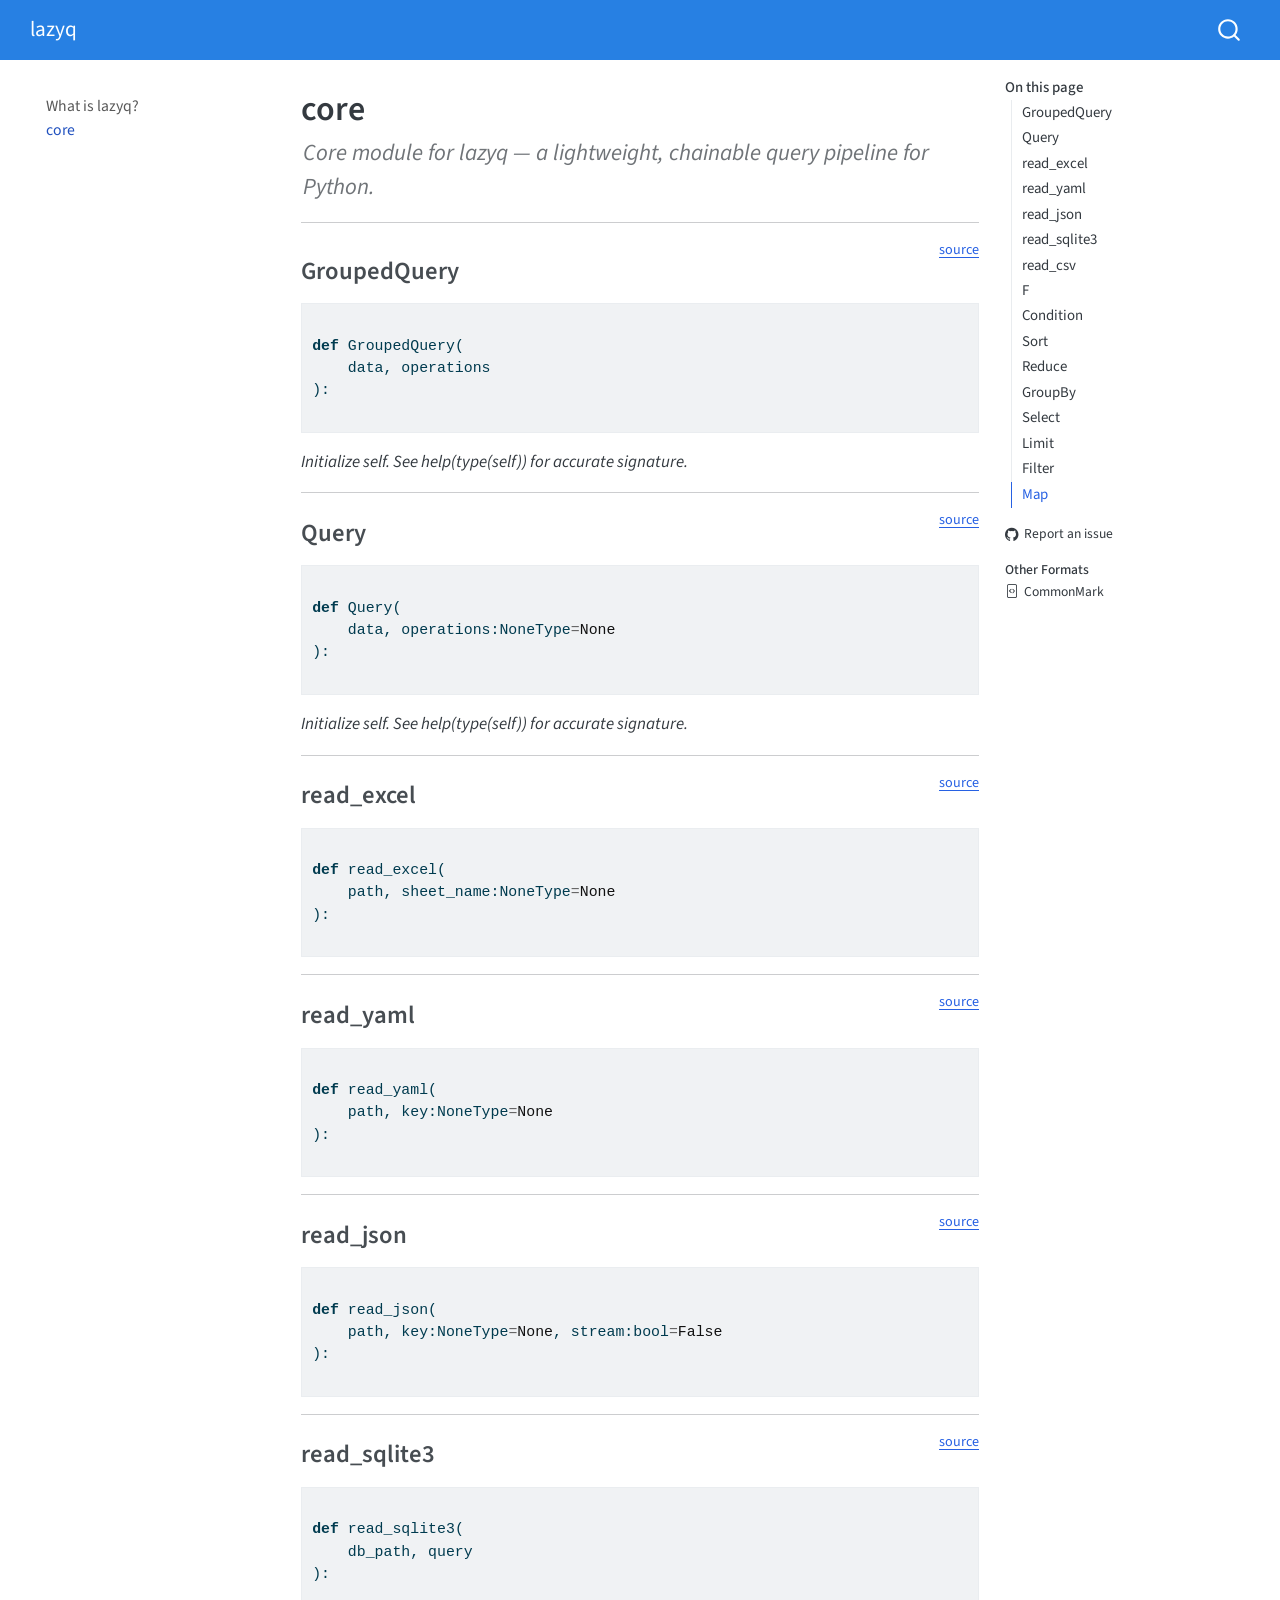
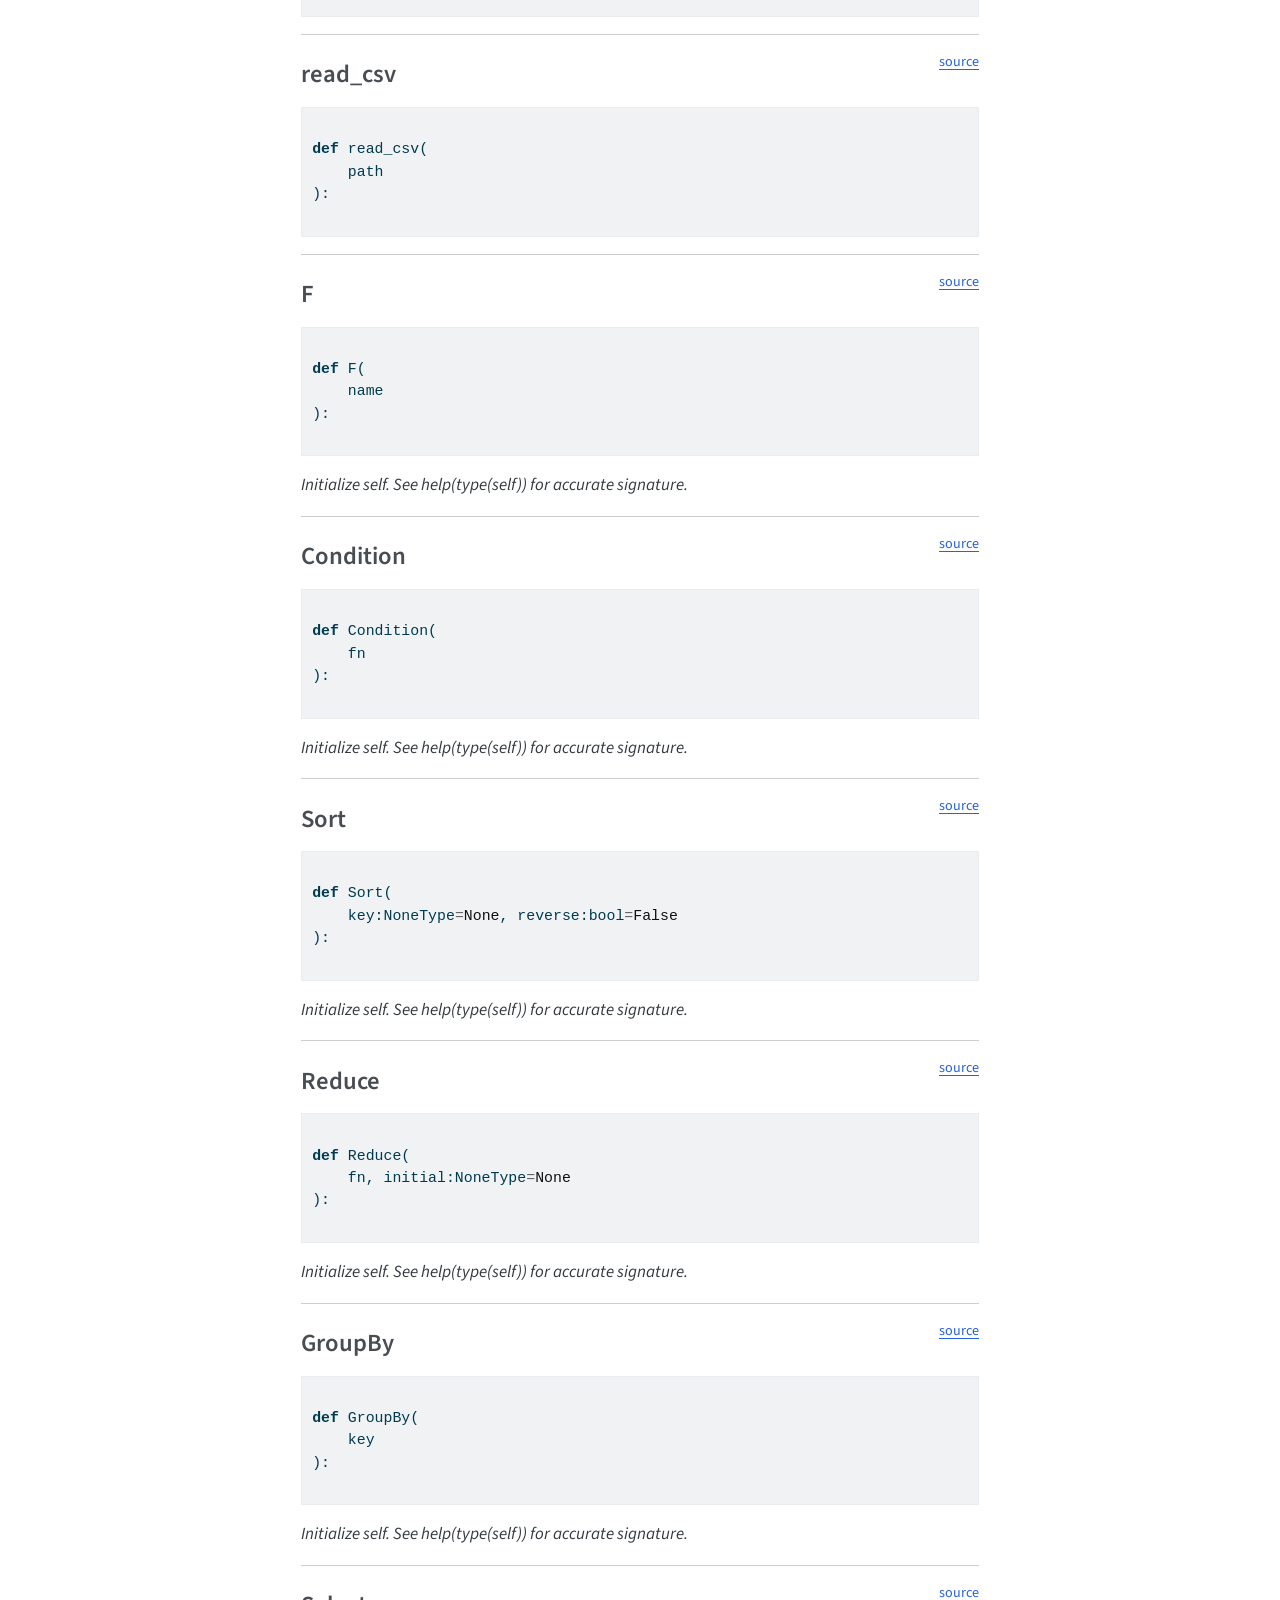
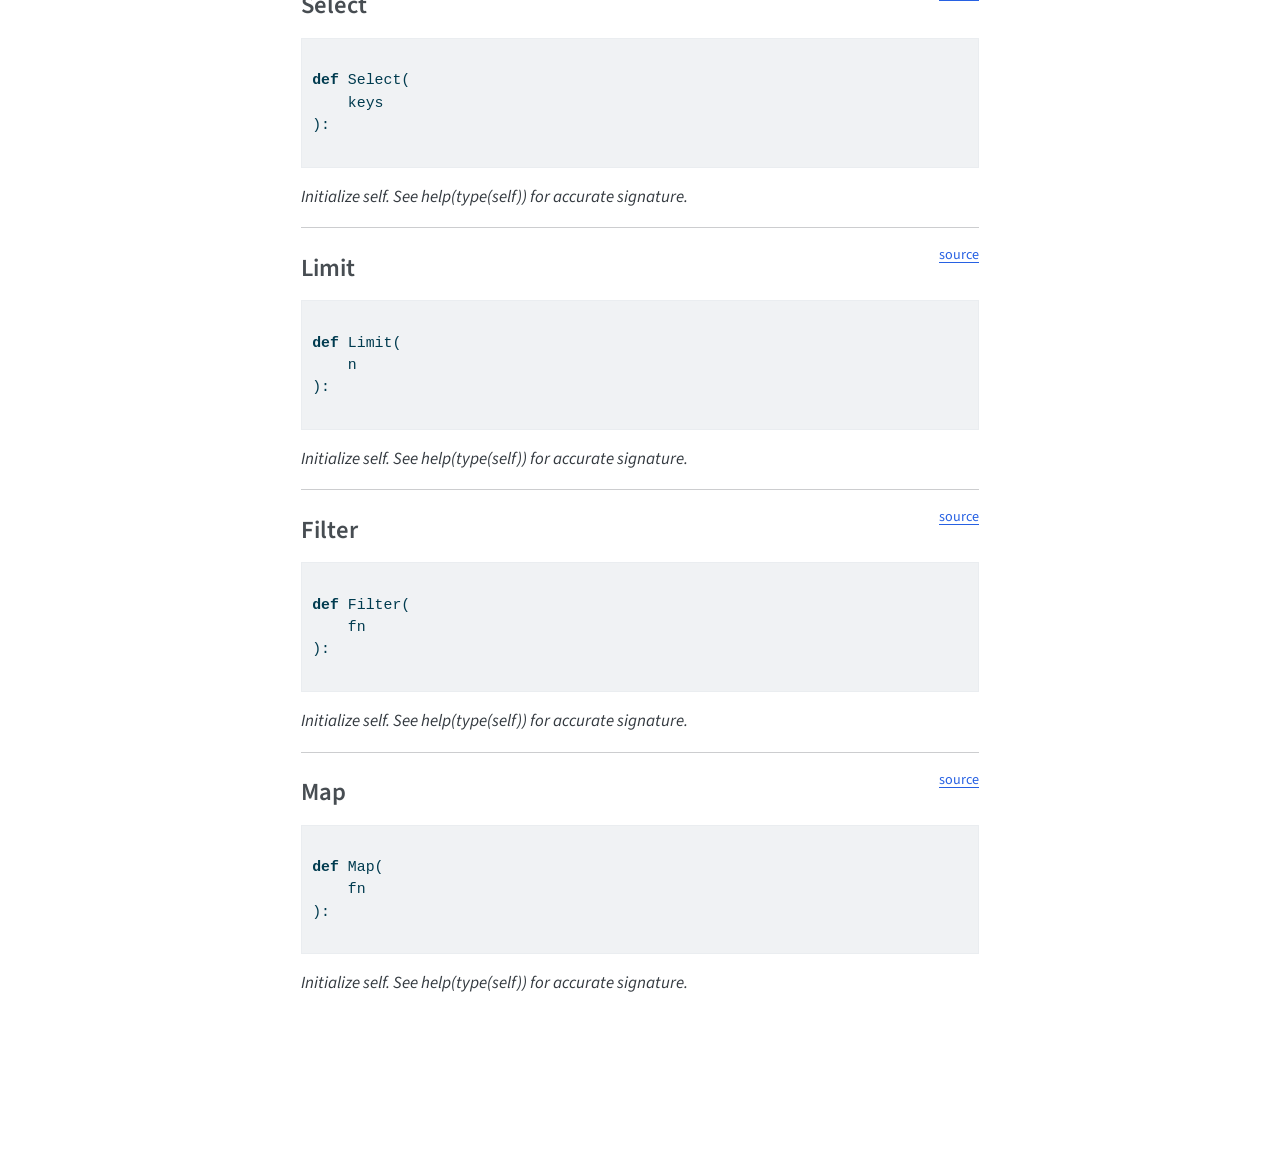
<file: core.html>
<!DOCTYPE html>
<html xmlns="http://www.w3.org/1999/xhtml" lang="en" xml:lang="en"><head>

<meta charset="utf-8">
<meta name="generator" content="quarto-1.8.27">

<meta name="viewport" content="width=device-width, initial-scale=1.0, user-scalable=yes">

<meta name="description" content="Core module for lazyq — a lightweight, chainable query pipeline for Python.">

<title>core – lazyq</title>
<style>
code{white-space: pre-wrap;}
span.smallcaps{font-variant: small-caps;}
div.columns{display: flex; gap: min(4vw, 1.5em);}
div.column{flex: auto; overflow-x: auto;}
div.hanging-indent{margin-left: 1.5em; text-indent: -1.5em;}
ul.task-list{list-style: none;}
ul.task-list li input[type="checkbox"] {
  width: 0.8em;
  margin: 0 0.8em 0.2em -1em; /* quarto-specific, see https://github.com/quarto-dev/quarto-cli/issues/4556 */ 
  vertical-align: middle;
}
/* CSS for syntax highlighting */
html { -webkit-text-size-adjust: 100%; }
pre > code.sourceCode { white-space: pre; position: relative; }
pre > code.sourceCode > span { display: inline-block; line-height: 1.25; }
pre > code.sourceCode > span:empty { height: 1.2em; }
.sourceCode { overflow: visible; }
code.sourceCode > span { color: inherit; text-decoration: inherit; }
div.sourceCode { margin: 1em 0; }
pre.sourceCode { margin: 0; }
@media screen {
div.sourceCode { overflow: auto; }
}
@media print {
pre > code.sourceCode { white-space: pre-wrap; }
pre > code.sourceCode > span { text-indent: -5em; padding-left: 5em; }
}
pre.numberSource code
  { counter-reset: source-line 0; }
pre.numberSource code > span
  { position: relative; left: -4em; counter-increment: source-line; }
pre.numberSource code > span > a:first-child::before
  { content: counter(source-line);
    position: relative; left: -1em; text-align: right; vertical-align: baseline;
    border: none; display: inline-block;
    -webkit-touch-callout: none; -webkit-user-select: none;
    -khtml-user-select: none; -moz-user-select: none;
    -ms-user-select: none; user-select: none;
    padding: 0 4px; width: 4em;
  }
pre.numberSource { margin-left: 3em;  padding-left: 4px; }
div.sourceCode
  {   }
@media screen {
pre > code.sourceCode > span > a:first-child::before { text-decoration: underline; }
}
</style>


<script src="site_libs/quarto-nav/quarto-nav.js"></script>
<script src="site_libs/quarto-nav/headroom.min.js"></script>
<script src="site_libs/clipboard/clipboard.min.js"></script>
<script src="site_libs/quarto-search/autocomplete.umd.js"></script>
<script src="site_libs/quarto-search/fuse.min.js"></script>
<script src="site_libs/quarto-search/quarto-search.js"></script>
<meta name="quarto:offset" content="./">
<script src="site_libs/quarto-html/quarto.js" type="module"></script>
<script src="site_libs/quarto-html/tabsets/tabsets.js" type="module"></script>
<script src="site_libs/quarto-html/axe/axe-check.js" type="module"></script>
<script src="site_libs/quarto-html/popper.min.js"></script>
<script src="site_libs/quarto-html/tippy.umd.min.js"></script>
<script src="site_libs/quarto-html/anchor.min.js"></script>
<link href="site_libs/quarto-html/tippy.css" rel="stylesheet">
<link href="site_libs/quarto-html/quarto-syntax-highlighting-ed96de9b727972fe78a7b5d16c58bf87.css" rel="stylesheet" id="quarto-text-highlighting-styles">
<script src="site_libs/bootstrap/bootstrap.min.js"></script>
<link href="site_libs/bootstrap/bootstrap-icons.css" rel="stylesheet">
<link href="site_libs/bootstrap/bootstrap-6d84d61e534591fe48c07f685081cc6d.min.css" rel="stylesheet" append-hash="true" id="quarto-bootstrap" data-mode="light">
<script id="quarto-search-options" type="application/json">{
  "location": "navbar",
  "copy-button": false,
  "collapse-after": 3,
  "panel-placement": "end",
  "type": "overlay",
  "limit": 50,
  "keyboard-shortcut": [
    "f",
    "/",
    "s"
  ],
  "show-item-context": false,
  "language": {
    "search-no-results-text": "No results",
    "search-matching-documents-text": "matching documents",
    "search-copy-link-title": "Copy link to search",
    "search-hide-matches-text": "Hide additional matches",
    "search-more-match-text": "more match in this document",
    "search-more-matches-text": "more matches in this document",
    "search-clear-button-title": "Clear",
    "search-text-placeholder": "",
    "search-detached-cancel-button-title": "Cancel",
    "search-submit-button-title": "Submit",
    "search-label": "Search"
  }
}</script>


<link rel="stylesheet" href="styles.css">
<meta property="og:title" content="core – lazyq">
<meta property="og:description" content="Core module for lazyq — a lightweight, chainable query pipeline for Python.">
<meta property="og:site_name" content="lazyq">
<meta name="twitter:title" content="core – lazyq">
<meta name="twitter:description" content="Core module for lazyq — a lightweight, chainable query pipeline for Python.">
<meta name="twitter:card" content="summary">
</head>

<body class="nav-sidebar floating nav-fixed quarto-light">

<div id="quarto-search-results"></div>
  <header id="quarto-header" class="headroom fixed-top">
    <nav class="navbar navbar-expand-lg " data-bs-theme="dark">
      <div class="navbar-container container-fluid">
      <div class="navbar-brand-container mx-auto">
    <a class="navbar-brand" href="./index.html">
    <span class="navbar-title">lazyq</span>
    </a>
  </div>
        <div class="quarto-navbar-tools tools-end">
</div>
          <div id="quarto-search" class="" title="Search"></div>
      </div> <!-- /container-fluid -->
    </nav>
  <nav class="quarto-secondary-nav">
    <div class="container-fluid d-flex">
      <button type="button" class="quarto-btn-toggle btn" data-bs-toggle="collapse" role="button" data-bs-target=".quarto-sidebar-collapse-item" aria-controls="quarto-sidebar" aria-expanded="false" aria-label="Toggle sidebar navigation" onclick="if (window.quartoToggleHeadroom) { window.quartoToggleHeadroom(); }">
        <i class="bi bi-layout-text-sidebar-reverse"></i>
      </button>
        <nav class="quarto-page-breadcrumbs" aria-label="breadcrumb"><ol class="breadcrumb"><li class="breadcrumb-item"><a href="./core.html">core</a></li></ol></nav>
        <a class="flex-grow-1" role="navigation" data-bs-toggle="collapse" data-bs-target=".quarto-sidebar-collapse-item" aria-controls="quarto-sidebar" aria-expanded="false" aria-label="Toggle sidebar navigation" onclick="if (window.quartoToggleHeadroom) { window.quartoToggleHeadroom(); }">      
        </a>
    </div>
  </nav>
</header>
<!-- content -->
<div id="quarto-content" class="quarto-container page-columns page-rows-contents page-layout-article page-navbar">
<!-- sidebar -->
  <nav id="quarto-sidebar" class="sidebar collapse collapse-horizontal quarto-sidebar-collapse-item sidebar-navigation floating overflow-auto">
    <div class="sidebar-menu-container"> 
    <ul class="list-unstyled mt-1">
        <li class="sidebar-item">
  <div class="sidebar-item-container"> 
  <a href="./index.html" class="sidebar-item-text sidebar-link">
 <span class="menu-text">What is lazyq?</span></a>
  </div>
</li>
        <li class="sidebar-item">
  <div class="sidebar-item-container"> 
  <a href="./core.html" class="sidebar-item-text sidebar-link active">
 <span class="menu-text">core</span></a>
  </div>
</li>
    </ul>
    </div>
</nav>
<div id="quarto-sidebar-glass" class="quarto-sidebar-collapse-item" data-bs-toggle="collapse" data-bs-target=".quarto-sidebar-collapse-item"></div>
<!-- margin-sidebar -->
    <div id="quarto-margin-sidebar" class="sidebar margin-sidebar">
        <nav id="TOC" role="doc-toc" class="toc-active">
    <h2 id="toc-title">On this page</h2>
   
  <ul>
  <li><a href="#groupedquery" id="toc-groupedquery" class="nav-link active" data-scroll-target="#groupedquery">GroupedQuery</a></li>
  <li><a href="#query" id="toc-query" class="nav-link" data-scroll-target="#query">Query</a></li>
  <li><a href="#read_excel" id="toc-read_excel" class="nav-link" data-scroll-target="#read_excel">read_excel</a></li>
  <li><a href="#read_yaml" id="toc-read_yaml" class="nav-link" data-scroll-target="#read_yaml">read_yaml</a></li>
  <li><a href="#read_json" id="toc-read_json" class="nav-link" data-scroll-target="#read_json">read_json</a></li>
  <li><a href="#read_sqlite3" id="toc-read_sqlite3" class="nav-link" data-scroll-target="#read_sqlite3">read_sqlite3</a></li>
  <li><a href="#read_csv" id="toc-read_csv" class="nav-link" data-scroll-target="#read_csv">read_csv</a></li>
  <li><a href="#f" id="toc-f" class="nav-link" data-scroll-target="#f">F</a></li>
  <li><a href="#condition" id="toc-condition" class="nav-link" data-scroll-target="#condition">Condition</a></li>
  <li><a href="#sort" id="toc-sort" class="nav-link" data-scroll-target="#sort">Sort</a></li>
  <li><a href="#reduce" id="toc-reduce" class="nav-link" data-scroll-target="#reduce">Reduce</a></li>
  <li><a href="#groupby" id="toc-groupby" class="nav-link" data-scroll-target="#groupby">GroupBy</a></li>
  <li><a href="#select" id="toc-select" class="nav-link" data-scroll-target="#select">Select</a></li>
  <li><a href="#limit" id="toc-limit" class="nav-link" data-scroll-target="#limit">Limit</a></li>
  <li><a href="#filter" id="toc-filter" class="nav-link" data-scroll-target="#filter">Filter</a></li>
  <li><a href="#map" id="toc-map" class="nav-link" data-scroll-target="#map">Map</a></li>
  </ul>
<div class="toc-actions"><ul><li><a href="https://github.com/vikasAWA/lazyq/issues/new" class="toc-action"><i class="bi bi-github"></i>Report an issue</a></li></ul></div><div class="quarto-alternate-formats"><h2>Other Formats</h2><ul><li><a href="core.html.md"><i class="bi bi-file-code"></i>CommonMark</a></li></ul></div></nav>
    </div>
<!-- main -->
<main class="content" id="quarto-document-content">

<header id="title-block-header" class="quarto-title-block default">
<div class="quarto-title">
<h1 class="title">core</h1>
</div>

<div>
  <div class="description">
    Core module for lazyq — a lightweight, chainable query pipeline for Python.
  </div>
</div>


<div class="quarto-title-meta">

    
  
    
  </div>
  


</header>


<!-- WARNING: THIS FILE WAS AUTOGENERATED! DO NOT EDIT! -->
<hr>
<p><a href="https://github.com/vikasAWA/lazyq/blob/main/lazyq/core.py#L270" target="_blank" style="float:right; font-size:smaller">source</a></p>
<section id="groupedquery" class="level3">
<h3 class="anchored" data-anchor-id="groupedquery">GroupedQuery</h3>
<div class="code-copy-outer-scaffold"><div class="sourceCode" id="cb1"><pre class="sourceCode python code-with-copy"><code class="sourceCode python"><span id="cb1-1"><a href="#cb1-1" aria-hidden="true" tabindex="-1"></a></span>
<span id="cb1-2"><a href="#cb1-2" aria-hidden="true" tabindex="-1"></a><span class="kw">def</span> GroupedQuery(</span>
<span id="cb1-3"><a href="#cb1-3" aria-hidden="true" tabindex="-1"></a>    data, operations</span>
<span id="cb1-4"><a href="#cb1-4" aria-hidden="true" tabindex="-1"></a>):</span>
<span id="cb1-5"><a href="#cb1-5" aria-hidden="true" tabindex="-1"></a></span></code></pre></div><button title="Copy to Clipboard" class="code-copy-button"><i class="bi"></i></button></div>
<p><em>Initialize self. See help(type(self)) for accurate signature.</em></p>
<hr>
<p><a href="https://github.com/vikasAWA/lazyq/blob/main/lazyq/core.py#L138" target="_blank" style="float:right; font-size:smaller">source</a></p>
</section>
<section id="query" class="level3">
<h3 class="anchored" data-anchor-id="query">Query</h3>
<div class="code-copy-outer-scaffold"><div class="sourceCode" id="cb2"><pre class="sourceCode python code-with-copy"><code class="sourceCode python"><span id="cb2-1"><a href="#cb2-1" aria-hidden="true" tabindex="-1"></a></span>
<span id="cb2-2"><a href="#cb2-2" aria-hidden="true" tabindex="-1"></a><span class="kw">def</span> Query(</span>
<span id="cb2-3"><a href="#cb2-3" aria-hidden="true" tabindex="-1"></a>    data, operations:NoneType<span class="op">=</span><span class="va">None</span></span>
<span id="cb2-4"><a href="#cb2-4" aria-hidden="true" tabindex="-1"></a>):</span>
<span id="cb2-5"><a href="#cb2-5" aria-hidden="true" tabindex="-1"></a></span></code></pre></div><button title="Copy to Clipboard" class="code-copy-button"><i class="bi"></i></button></div>
<p><em>Initialize self. See help(type(self)) for accurate signature.</em></p>
<hr>
<p><a href="https://github.com/vikasAWA/lazyq/blob/main/lazyq/core.py#L129" target="_blank" style="float:right; font-size:smaller">source</a></p>
</section>
<section id="read_excel" class="level3">
<h3 class="anchored" data-anchor-id="read_excel">read_excel</h3>
<div class="code-copy-outer-scaffold"><div class="sourceCode" id="cb3"><pre class="sourceCode python code-with-copy"><code class="sourceCode python"><span id="cb3-1"><a href="#cb3-1" aria-hidden="true" tabindex="-1"></a></span>
<span id="cb3-2"><a href="#cb3-2" aria-hidden="true" tabindex="-1"></a><span class="kw">def</span> read_excel(</span>
<span id="cb3-3"><a href="#cb3-3" aria-hidden="true" tabindex="-1"></a>    path, sheet_name:NoneType<span class="op">=</span><span class="va">None</span></span>
<span id="cb3-4"><a href="#cb3-4" aria-hidden="true" tabindex="-1"></a>):</span>
<span id="cb3-5"><a href="#cb3-5" aria-hidden="true" tabindex="-1"></a></span></code></pre></div><button title="Copy to Clipboard" class="code-copy-button"><i class="bi"></i></button></div>
<hr>
<p><a href="https://github.com/vikasAWA/lazyq/blob/main/lazyq/core.py#L118" target="_blank" style="float:right; font-size:smaller">source</a></p>
</section>
<section id="read_yaml" class="level3">
<h3 class="anchored" data-anchor-id="read_yaml">read_yaml</h3>
<div class="code-copy-outer-scaffold"><div class="sourceCode" id="cb4"><pre class="sourceCode python code-with-copy"><code class="sourceCode python"><span id="cb4-1"><a href="#cb4-1" aria-hidden="true" tabindex="-1"></a></span>
<span id="cb4-2"><a href="#cb4-2" aria-hidden="true" tabindex="-1"></a><span class="kw">def</span> read_yaml(</span>
<span id="cb4-3"><a href="#cb4-3" aria-hidden="true" tabindex="-1"></a>    path, key:NoneType<span class="op">=</span><span class="va">None</span></span>
<span id="cb4-4"><a href="#cb4-4" aria-hidden="true" tabindex="-1"></a>):</span>
<span id="cb4-5"><a href="#cb4-5" aria-hidden="true" tabindex="-1"></a></span></code></pre></div><button title="Copy to Clipboard" class="code-copy-button"><i class="bi"></i></button></div>
<hr>
<p><a href="https://github.com/vikasAWA/lazyq/blob/main/lazyq/core.py#L104" target="_blank" style="float:right; font-size:smaller">source</a></p>
</section>
<section id="read_json" class="level3">
<h3 class="anchored" data-anchor-id="read_json">read_json</h3>
<div class="code-copy-outer-scaffold"><div class="sourceCode" id="cb5"><pre class="sourceCode python code-with-copy"><code class="sourceCode python"><span id="cb5-1"><a href="#cb5-1" aria-hidden="true" tabindex="-1"></a></span>
<span id="cb5-2"><a href="#cb5-2" aria-hidden="true" tabindex="-1"></a><span class="kw">def</span> read_json(</span>
<span id="cb5-3"><a href="#cb5-3" aria-hidden="true" tabindex="-1"></a>    path, key:NoneType<span class="op">=</span><span class="va">None</span>, stream:<span class="bu">bool</span><span class="op">=</span><span class="va">False</span></span>
<span id="cb5-4"><a href="#cb5-4" aria-hidden="true" tabindex="-1"></a>):</span>
<span id="cb5-5"><a href="#cb5-5" aria-hidden="true" tabindex="-1"></a></span></code></pre></div><button title="Copy to Clipboard" class="code-copy-button"><i class="bi"></i></button></div>
<hr>
<p><a href="https://github.com/vikasAWA/lazyq/blob/main/lazyq/core.py#L97" target="_blank" style="float:right; font-size:smaller">source</a></p>
</section>
<section id="read_sqlite3" class="level3">
<h3 class="anchored" data-anchor-id="read_sqlite3">read_sqlite3</h3>
<div class="code-copy-outer-scaffold"><div class="sourceCode" id="cb6"><pre class="sourceCode python code-with-copy"><code class="sourceCode python"><span id="cb6-1"><a href="#cb6-1" aria-hidden="true" tabindex="-1"></a></span>
<span id="cb6-2"><a href="#cb6-2" aria-hidden="true" tabindex="-1"></a><span class="kw">def</span> read_sqlite3(</span>
<span id="cb6-3"><a href="#cb6-3" aria-hidden="true" tabindex="-1"></a>    db_path, query</span>
<span id="cb6-4"><a href="#cb6-4" aria-hidden="true" tabindex="-1"></a>):</span>
<span id="cb6-5"><a href="#cb6-5" aria-hidden="true" tabindex="-1"></a></span></code></pre></div><button title="Copy to Clipboard" class="code-copy-button"><i class="bi"></i></button></div>
<hr>
<p><a href="https://github.com/vikasAWA/lazyq/blob/main/lazyq/core.py#L93" target="_blank" style="float:right; font-size:smaller">source</a></p>
</section>
<section id="read_csv" class="level3">
<h3 class="anchored" data-anchor-id="read_csv">read_csv</h3>
<div class="code-copy-outer-scaffold"><div class="sourceCode" id="cb7"><pre class="sourceCode python code-with-copy"><code class="sourceCode python"><span id="cb7-1"><a href="#cb7-1" aria-hidden="true" tabindex="-1"></a></span>
<span id="cb7-2"><a href="#cb7-2" aria-hidden="true" tabindex="-1"></a><span class="kw">def</span> read_csv(</span>
<span id="cb7-3"><a href="#cb7-3" aria-hidden="true" tabindex="-1"></a>    path</span>
<span id="cb7-4"><a href="#cb7-4" aria-hidden="true" tabindex="-1"></a>):</span>
<span id="cb7-5"><a href="#cb7-5" aria-hidden="true" tabindex="-1"></a></span></code></pre></div><button title="Copy to Clipboard" class="code-copy-button"><i class="bi"></i></button></div>
<hr>
<p><a href="https://github.com/vikasAWA/lazyq/blob/main/lazyq/core.py#L79" target="_blank" style="float:right; font-size:smaller">source</a></p>
</section>
<section id="f" class="level3">
<h3 class="anchored" data-anchor-id="f">F</h3>
<div class="code-copy-outer-scaffold"><div class="sourceCode" id="cb8"><pre class="sourceCode python code-with-copy"><code class="sourceCode python"><span id="cb8-1"><a href="#cb8-1" aria-hidden="true" tabindex="-1"></a></span>
<span id="cb8-2"><a href="#cb8-2" aria-hidden="true" tabindex="-1"></a><span class="kw">def</span> F(</span>
<span id="cb8-3"><a href="#cb8-3" aria-hidden="true" tabindex="-1"></a>    name</span>
<span id="cb8-4"><a href="#cb8-4" aria-hidden="true" tabindex="-1"></a>):</span>
<span id="cb8-5"><a href="#cb8-5" aria-hidden="true" tabindex="-1"></a></span></code></pre></div><button title="Copy to Clipboard" class="code-copy-button"><i class="bi"></i></button></div>
<p><em>Initialize self. See help(type(self)) for accurate signature.</em></p>
<hr>
<p><a href="https://github.com/vikasAWA/lazyq/blob/main/lazyq/core.py#L73" target="_blank" style="float:right; font-size:smaller">source</a></p>
</section>
<section id="condition" class="level3">
<h3 class="anchored" data-anchor-id="condition">Condition</h3>
<div class="code-copy-outer-scaffold"><div class="sourceCode" id="cb9"><pre class="sourceCode python code-with-copy"><code class="sourceCode python"><span id="cb9-1"><a href="#cb9-1" aria-hidden="true" tabindex="-1"></a></span>
<span id="cb9-2"><a href="#cb9-2" aria-hidden="true" tabindex="-1"></a><span class="kw">def</span> Condition(</span>
<span id="cb9-3"><a href="#cb9-3" aria-hidden="true" tabindex="-1"></a>    fn</span>
<span id="cb9-4"><a href="#cb9-4" aria-hidden="true" tabindex="-1"></a>):</span>
<span id="cb9-5"><a href="#cb9-5" aria-hidden="true" tabindex="-1"></a></span></code></pre></div><button title="Copy to Clipboard" class="code-copy-button"><i class="bi"></i></button></div>
<p><em>Initialize self. See help(type(self)) for accurate signature.</em></p>
<hr>
<p><a href="https://github.com/vikasAWA/lazyq/blob/main/lazyq/core.py#L61" target="_blank" style="float:right; font-size:smaller">source</a></p>
</section>
<section id="sort" class="level3">
<h3 class="anchored" data-anchor-id="sort">Sort</h3>
<div class="code-copy-outer-scaffold"><div class="sourceCode" id="cb10"><pre class="sourceCode python code-with-copy"><code class="sourceCode python"><span id="cb10-1"><a href="#cb10-1" aria-hidden="true" tabindex="-1"></a></span>
<span id="cb10-2"><a href="#cb10-2" aria-hidden="true" tabindex="-1"></a><span class="kw">def</span> Sort(</span>
<span id="cb10-3"><a href="#cb10-3" aria-hidden="true" tabindex="-1"></a>    key:NoneType<span class="op">=</span><span class="va">None</span>, reverse:<span class="bu">bool</span><span class="op">=</span><span class="va">False</span></span>
<span id="cb10-4"><a href="#cb10-4" aria-hidden="true" tabindex="-1"></a>):</span>
<span id="cb10-5"><a href="#cb10-5" aria-hidden="true" tabindex="-1"></a></span></code></pre></div><button title="Copy to Clipboard" class="code-copy-button"><i class="bi"></i></button></div>
<p><em>Initialize self. See help(type(self)) for accurate signature.</em></p>
<hr>
<p><a href="https://github.com/vikasAWA/lazyq/blob/main/lazyq/core.py#L47" target="_blank" style="float:right; font-size:smaller">source</a></p>
</section>
<section id="reduce" class="level3">
<h3 class="anchored" data-anchor-id="reduce">Reduce</h3>
<div class="code-copy-outer-scaffold"><div class="sourceCode" id="cb11"><pre class="sourceCode python code-with-copy"><code class="sourceCode python"><span id="cb11-1"><a href="#cb11-1" aria-hidden="true" tabindex="-1"></a></span>
<span id="cb11-2"><a href="#cb11-2" aria-hidden="true" tabindex="-1"></a><span class="kw">def</span> Reduce(</span>
<span id="cb11-3"><a href="#cb11-3" aria-hidden="true" tabindex="-1"></a>    fn, initial:NoneType<span class="op">=</span><span class="va">None</span></span>
<span id="cb11-4"><a href="#cb11-4" aria-hidden="true" tabindex="-1"></a>):</span>
<span id="cb11-5"><a href="#cb11-5" aria-hidden="true" tabindex="-1"></a></span></code></pre></div><button title="Copy to Clipboard" class="code-copy-button"><i class="bi"></i></button></div>
<p><em>Initialize self. See help(type(self)) for accurate signature.</em></p>
<hr>
<p><a href="https://github.com/vikasAWA/lazyq/blob/main/lazyq/core.py#L37" target="_blank" style="float:right; font-size:smaller">source</a></p>
</section>
<section id="groupby" class="level3">
<h3 class="anchored" data-anchor-id="groupby">GroupBy</h3>
<div class="code-copy-outer-scaffold"><div class="sourceCode" id="cb12"><pre class="sourceCode python code-with-copy"><code class="sourceCode python"><span id="cb12-1"><a href="#cb12-1" aria-hidden="true" tabindex="-1"></a></span>
<span id="cb12-2"><a href="#cb12-2" aria-hidden="true" tabindex="-1"></a><span class="kw">def</span> GroupBy(</span>
<span id="cb12-3"><a href="#cb12-3" aria-hidden="true" tabindex="-1"></a>    key</span>
<span id="cb12-4"><a href="#cb12-4" aria-hidden="true" tabindex="-1"></a>):</span>
<span id="cb12-5"><a href="#cb12-5" aria-hidden="true" tabindex="-1"></a></span></code></pre></div><button title="Copy to Clipboard" class="code-copy-button"><i class="bi"></i></button></div>
<p><em>Initialize self. See help(type(self)) for accurate signature.</em></p>
<hr>
<p><a href="https://github.com/vikasAWA/lazyq/blob/main/lazyq/core.py#L33" target="_blank" style="float:right; font-size:smaller">source</a></p>
</section>
<section id="select" class="level3">
<h3 class="anchored" data-anchor-id="select">Select</h3>
<div class="code-copy-outer-scaffold"><div class="sourceCode" id="cb13"><pre class="sourceCode python code-with-copy"><code class="sourceCode python"><span id="cb13-1"><a href="#cb13-1" aria-hidden="true" tabindex="-1"></a></span>
<span id="cb13-2"><a href="#cb13-2" aria-hidden="true" tabindex="-1"></a><span class="kw">def</span> Select(</span>
<span id="cb13-3"><a href="#cb13-3" aria-hidden="true" tabindex="-1"></a>    keys</span>
<span id="cb13-4"><a href="#cb13-4" aria-hidden="true" tabindex="-1"></a>):</span>
<span id="cb13-5"><a href="#cb13-5" aria-hidden="true" tabindex="-1"></a></span></code></pre></div><button title="Copy to Clipboard" class="code-copy-button"><i class="bi"></i></button></div>
<p><em>Initialize self. See help(type(self)) for accurate signature.</em></p>
<hr>
<p><a href="https://github.com/vikasAWA/lazyq/blob/main/lazyq/core.py#L26" target="_blank" style="float:right; font-size:smaller">source</a></p>
</section>
<section id="limit" class="level3">
<h3 class="anchored" data-anchor-id="limit">Limit</h3>
<div class="code-copy-outer-scaffold"><div class="sourceCode" id="cb14"><pre class="sourceCode python code-with-copy"><code class="sourceCode python"><span id="cb14-1"><a href="#cb14-1" aria-hidden="true" tabindex="-1"></a></span>
<span id="cb14-2"><a href="#cb14-2" aria-hidden="true" tabindex="-1"></a><span class="kw">def</span> Limit(</span>
<span id="cb14-3"><a href="#cb14-3" aria-hidden="true" tabindex="-1"></a>    n</span>
<span id="cb14-4"><a href="#cb14-4" aria-hidden="true" tabindex="-1"></a>):</span>
<span id="cb14-5"><a href="#cb14-5" aria-hidden="true" tabindex="-1"></a></span></code></pre></div><button title="Copy to Clipboard" class="code-copy-button"><i class="bi"></i></button></div>
<p><em>Initialize self. See help(type(self)) for accurate signature.</em></p>
<hr>
<p><a href="https://github.com/vikasAWA/lazyq/blob/main/lazyq/core.py#L19" target="_blank" style="float:right; font-size:smaller">source</a></p>
</section>
<section id="filter" class="level3">
<h3 class="anchored" data-anchor-id="filter">Filter</h3>
<div class="code-copy-outer-scaffold"><div class="sourceCode" id="cb15"><pre class="sourceCode python code-with-copy"><code class="sourceCode python"><span id="cb15-1"><a href="#cb15-1" aria-hidden="true" tabindex="-1"></a></span>
<span id="cb15-2"><a href="#cb15-2" aria-hidden="true" tabindex="-1"></a><span class="kw">def</span> Filter(</span>
<span id="cb15-3"><a href="#cb15-3" aria-hidden="true" tabindex="-1"></a>    fn</span>
<span id="cb15-4"><a href="#cb15-4" aria-hidden="true" tabindex="-1"></a>):</span>
<span id="cb15-5"><a href="#cb15-5" aria-hidden="true" tabindex="-1"></a></span></code></pre></div><button title="Copy to Clipboard" class="code-copy-button"><i class="bi"></i></button></div>
<p><em>Initialize self. See help(type(self)) for accurate signature.</em></p>
<hr>
<p><a href="https://github.com/vikasAWA/lazyq/blob/main/lazyq/core.py#L15" target="_blank" style="float:right; font-size:smaller">source</a></p>
</section>
<section id="map" class="level3">
<h3 class="anchored" data-anchor-id="map">Map</h3>
<div class="code-copy-outer-scaffold"><div class="sourceCode" id="cb16"><pre class="sourceCode python code-with-copy"><code class="sourceCode python"><span id="cb16-1"><a href="#cb16-1" aria-hidden="true" tabindex="-1"></a></span>
<span id="cb16-2"><a href="#cb16-2" aria-hidden="true" tabindex="-1"></a><span class="kw">def</span> Map(</span>
<span id="cb16-3"><a href="#cb16-3" aria-hidden="true" tabindex="-1"></a>    fn</span>
<span id="cb16-4"><a href="#cb16-4" aria-hidden="true" tabindex="-1"></a>):</span>
<span id="cb16-5"><a href="#cb16-5" aria-hidden="true" tabindex="-1"></a></span></code></pre></div><button title="Copy to Clipboard" class="code-copy-button"><i class="bi"></i></button></div>
<p><em>Initialize self. See help(type(self)) for accurate signature.</em></p>


</section>

</main> <!-- /main -->
<script id="quarto-html-after-body" type="application/javascript">
  window.document.addEventListener("DOMContentLoaded", function (event) {
    const icon = "";
    const anchorJS = new window.AnchorJS();
    anchorJS.options = {
      placement: 'right',
      icon: icon
    };
    anchorJS.add('.anchored');
    const isCodeAnnotation = (el) => {
      for (const clz of el.classList) {
        if (clz.startsWith('code-annotation-')) {                     
          return true;
        }
      }
      return false;
    }
    const onCopySuccess = function(e) {
      // button target
      const button = e.trigger;
      // don't keep focus
      button.blur();
      // flash "checked"
      button.classList.add('code-copy-button-checked');
      var currentTitle = button.getAttribute("title");
      button.setAttribute("title", "Copied!");
      let tooltip;
      if (window.bootstrap) {
        button.setAttribute("data-bs-toggle", "tooltip");
        button.setAttribute("data-bs-placement", "left");
        button.setAttribute("data-bs-title", "Copied!");
        tooltip = new bootstrap.Tooltip(button, 
          { trigger: "manual", 
            customClass: "code-copy-button-tooltip",
            offset: [0, -8]});
        tooltip.show();    
      }
      setTimeout(function() {
        if (tooltip) {
          tooltip.hide();
          button.removeAttribute("data-bs-title");
          button.removeAttribute("data-bs-toggle");
          button.removeAttribute("data-bs-placement");
        }
        button.setAttribute("title", currentTitle);
        button.classList.remove('code-copy-button-checked');
      }, 1000);
      // clear code selection
      e.clearSelection();
    }
    const getTextToCopy = function(trigger) {
      const outerScaffold = trigger.parentElement.cloneNode(true);
      const codeEl = outerScaffold.querySelector('code');
      for (const childEl of codeEl.children) {
        if (isCodeAnnotation(childEl)) {
          childEl.remove();
        }
      }
      return codeEl.innerText;
    }
    const clipboard = new window.ClipboardJS('.code-copy-button:not([data-in-quarto-modal])', {
      text: getTextToCopy
    });
    clipboard.on('success', onCopySuccess);
    if (window.document.getElementById('quarto-embedded-source-code-modal')) {
      const clipboardModal = new window.ClipboardJS('.code-copy-button[data-in-quarto-modal]', {
        text: getTextToCopy,
        container: window.document.getElementById('quarto-embedded-source-code-modal')
      });
      clipboardModal.on('success', onCopySuccess);
    }
      var localhostRegex = new RegExp(/^(?:http|https):\/\/localhost\:?[0-9]*\//);
      var mailtoRegex = new RegExp(/^mailto:/);
        var filterRegex = new RegExp("https:\/\/vikasAWA\.github\.io\/lazyq");
      var isInternal = (href) => {
          return filterRegex.test(href) || localhostRegex.test(href) || mailtoRegex.test(href);
      }
      // Inspect non-navigation links and adorn them if external
     var links = window.document.querySelectorAll('a[href]:not(.nav-link):not(.navbar-brand):not(.toc-action):not(.sidebar-link):not(.sidebar-item-toggle):not(.pagination-link):not(.no-external):not([aria-hidden]):not(.dropdown-item):not(.quarto-navigation-tool):not(.about-link)');
      for (var i=0; i<links.length; i++) {
        const link = links[i];
        if (!isInternal(link.href)) {
          // undo the damage that might have been done by quarto-nav.js in the case of
          // links that we want to consider external
          if (link.dataset.originalHref !== undefined) {
            link.href = link.dataset.originalHref;
          }
        }
      }
    function tippyHover(el, contentFn, onTriggerFn, onUntriggerFn) {
      const config = {
        allowHTML: true,
        maxWidth: 500,
        delay: 100,
        arrow: false,
        appendTo: function(el) {
            return el.parentElement;
        },
        interactive: true,
        interactiveBorder: 10,
        theme: 'quarto',
        placement: 'bottom-start',
      };
      if (contentFn) {
        config.content = contentFn;
      }
      if (onTriggerFn) {
        config.onTrigger = onTriggerFn;
      }
      if (onUntriggerFn) {
        config.onUntrigger = onUntriggerFn;
      }
      window.tippy(el, config); 
    }
    const noterefs = window.document.querySelectorAll('a[role="doc-noteref"]');
    for (var i=0; i<noterefs.length; i++) {
      const ref = noterefs[i];
      tippyHover(ref, function() {
        // use id or data attribute instead here
        let href = ref.getAttribute('data-footnote-href') || ref.getAttribute('href');
        try { href = new URL(href).hash; } catch {}
        const id = href.replace(/^#\/?/, "");
        const note = window.document.getElementById(id);
        if (note) {
          return note.innerHTML;
        } else {
          return "";
        }
      });
    }
    const xrefs = window.document.querySelectorAll('a.quarto-xref');
    const processXRef = (id, note) => {
      // Strip column container classes
      const stripColumnClz = (el) => {
        el.classList.remove("page-full", "page-columns");
        if (el.children) {
          for (const child of el.children) {
            stripColumnClz(child);
          }
        }
      }
      stripColumnClz(note)
      if (id === null || id.startsWith('sec-')) {
        // Special case sections, only their first couple elements
        const container = document.createElement("div");
        if (note.children && note.children.length > 2) {
          container.appendChild(note.children[0].cloneNode(true));
          for (let i = 1; i < note.children.length; i++) {
            const child = note.children[i];
            if (child.tagName === "P" && child.innerText === "") {
              continue;
            } else {
              container.appendChild(child.cloneNode(true));
              break;
            }
          }
          if (window.Quarto?.typesetMath) {
            window.Quarto.typesetMath(container);
          }
          return container.innerHTML
        } else {
          if (window.Quarto?.typesetMath) {
            window.Quarto.typesetMath(note);
          }
          return note.innerHTML;
        }
      } else {
        // Remove any anchor links if they are present
        const anchorLink = note.querySelector('a.anchorjs-link');
        if (anchorLink) {
          anchorLink.remove();
        }
        if (window.Quarto?.typesetMath) {
          window.Quarto.typesetMath(note);
        }
        if (note.classList.contains("callout")) {
          return note.outerHTML;
        } else {
          return note.innerHTML;
        }
      }
    }
    for (var i=0; i<xrefs.length; i++) {
      const xref = xrefs[i];
      tippyHover(xref, undefined, function(instance) {
        instance.disable();
        let url = xref.getAttribute('href');
        let hash = undefined; 
        if (url.startsWith('#')) {
          hash = url;
        } else {
          try { hash = new URL(url).hash; } catch {}
        }
        if (hash) {
          const id = hash.replace(/^#\/?/, "");
          const note = window.document.getElementById(id);
          if (note !== null) {
            try {
              const html = processXRef(id, note.cloneNode(true));
              instance.setContent(html);
            } finally {
              instance.enable();
              instance.show();
            }
          } else {
            // See if we can fetch this
            fetch(url.split('#')[0])
            .then(res => res.text())
            .then(html => {
              const parser = new DOMParser();
              const htmlDoc = parser.parseFromString(html, "text/html");
              const note = htmlDoc.getElementById(id);
              if (note !== null) {
                const html = processXRef(id, note);
                instance.setContent(html);
              } 
            }).finally(() => {
              instance.enable();
              instance.show();
            });
          }
        } else {
          // See if we can fetch a full url (with no hash to target)
          // This is a special case and we should probably do some content thinning / targeting
          fetch(url)
          .then(res => res.text())
          .then(html => {
            const parser = new DOMParser();
            const htmlDoc = parser.parseFromString(html, "text/html");
            const note = htmlDoc.querySelector('main.content');
            if (note !== null) {
              // This should only happen for chapter cross references
              // (since there is no id in the URL)
              // remove the first header
              if (note.children.length > 0 && note.children[0].tagName === "HEADER") {
                note.children[0].remove();
              }
              const html = processXRef(null, note);
              instance.setContent(html);
            } 
          }).finally(() => {
            instance.enable();
            instance.show();
          });
        }
      }, function(instance) {
      });
    }
        let selectedAnnoteEl;
        const selectorForAnnotation = ( cell, annotation) => {
          let cellAttr = 'data-code-cell="' + cell + '"';
          let lineAttr = 'data-code-annotation="' +  annotation + '"';
          const selector = 'span[' + cellAttr + '][' + lineAttr + ']';
          return selector;
        }
        const selectCodeLines = (annoteEl) => {
          const doc = window.document;
          const targetCell = annoteEl.getAttribute("data-target-cell");
          const targetAnnotation = annoteEl.getAttribute("data-target-annotation");
          const annoteSpan = window.document.querySelector(selectorForAnnotation(targetCell, targetAnnotation));
          const lines = annoteSpan.getAttribute("data-code-lines").split(",");
          const lineIds = lines.map((line) => {
            return targetCell + "-" + line;
          })
          let top = null;
          let height = null;
          let parent = null;
          if (lineIds.length > 0) {
              //compute the position of the single el (top and bottom and make a div)
              const el = window.document.getElementById(lineIds[0]);
              top = el.offsetTop;
              height = el.offsetHeight;
              parent = el.parentElement.parentElement;
            if (lineIds.length > 1) {
              const lastEl = window.document.getElementById(lineIds[lineIds.length - 1]);
              const bottom = lastEl.offsetTop + lastEl.offsetHeight;
              height = bottom - top;
            }
            if (top !== null && height !== null && parent !== null) {
              // cook up a div (if necessary) and position it 
              let div = window.document.getElementById("code-annotation-line-highlight");
              if (div === null) {
                div = window.document.createElement("div");
                div.setAttribute("id", "code-annotation-line-highlight");
                div.style.position = 'absolute';
                parent.appendChild(div);
              }
              div.style.top = top - 2 + "px";
              div.style.height = height + 4 + "px";
              div.style.left = 0;
              let gutterDiv = window.document.getElementById("code-annotation-line-highlight-gutter");
              if (gutterDiv === null) {
                gutterDiv = window.document.createElement("div");
                gutterDiv.setAttribute("id", "code-annotation-line-highlight-gutter");
                gutterDiv.style.position = 'absolute';
                const codeCell = window.document.getElementById(targetCell);
                const gutter = codeCell.querySelector('.code-annotation-gutter');
                gutter.appendChild(gutterDiv);
              }
              gutterDiv.style.top = top - 2 + "px";
              gutterDiv.style.height = height + 4 + "px";
            }
            selectedAnnoteEl = annoteEl;
          }
        };
        const unselectCodeLines = () => {
          const elementsIds = ["code-annotation-line-highlight", "code-annotation-line-highlight-gutter"];
          elementsIds.forEach((elId) => {
            const div = window.document.getElementById(elId);
            if (div) {
              div.remove();
            }
          });
          selectedAnnoteEl = undefined;
        };
          // Handle positioning of the toggle
      window.addEventListener(
        "resize",
        throttle(() => {
          elRect = undefined;
          if (selectedAnnoteEl) {
            selectCodeLines(selectedAnnoteEl);
          }
        }, 10)
      );
      function throttle(fn, ms) {
      let throttle = false;
      let timer;
        return (...args) => {
          if(!throttle) { // first call gets through
              fn.apply(this, args);
              throttle = true;
          } else { // all the others get throttled
              if(timer) clearTimeout(timer); // cancel #2
              timer = setTimeout(() => {
                fn.apply(this, args);
                timer = throttle = false;
              }, ms);
          }
        };
      }
        // Attach click handler to the DT
        const annoteDls = window.document.querySelectorAll('dt[data-target-cell]');
        for (const annoteDlNode of annoteDls) {
          annoteDlNode.addEventListener('click', (event) => {
            const clickedEl = event.target;
            if (clickedEl !== selectedAnnoteEl) {
              unselectCodeLines();
              const activeEl = window.document.querySelector('dt[data-target-cell].code-annotation-active');
              if (activeEl) {
                activeEl.classList.remove('code-annotation-active');
              }
              selectCodeLines(clickedEl);
              clickedEl.classList.add('code-annotation-active');
            } else {
              // Unselect the line
              unselectCodeLines();
              clickedEl.classList.remove('code-annotation-active');
            }
          });
        }
    const findCites = (el) => {
      const parentEl = el.parentElement;
      if (parentEl) {
        const cites = parentEl.dataset.cites;
        if (cites) {
          return {
            el,
            cites: cites.split(' ')
          };
        } else {
          return findCites(el.parentElement)
        }
      } else {
        return undefined;
      }
    };
    var bibliorefs = window.document.querySelectorAll('a[role="doc-biblioref"]');
    for (var i=0; i<bibliorefs.length; i++) {
      const ref = bibliorefs[i];
      const citeInfo = findCites(ref);
      if (citeInfo) {
        tippyHover(citeInfo.el, function() {
          var popup = window.document.createElement('div');
          citeInfo.cites.forEach(function(cite) {
            var citeDiv = window.document.createElement('div');
            citeDiv.classList.add('hanging-indent');
            citeDiv.classList.add('csl-entry');
            var biblioDiv = window.document.getElementById('ref-' + cite);
            if (biblioDiv) {
              citeDiv.innerHTML = biblioDiv.innerHTML;
            }
            popup.appendChild(citeDiv);
          });
          return popup.innerHTML;
        });
      }
    }
  });
  </script>
</div> <!-- /content -->




<footer class="footer"><div class="nav-footer"><div class="nav-footer-center"><div class="toc-actions d-sm-block d-md-none"><ul><li><a href="https://github.com/vikasAWA/lazyq/issues/new" class="toc-action"><i class="bi bi-github"></i>Report an issue</a></li></ul></div></div></div></footer></body></html>
</file>
<file: site_libs/quarto-html/tippy.css>
.tippy-box[data-animation=fade][data-state=hidden]{opacity:0}[data-tippy-root]{max-width:calc(100vw - 10px)}.tippy-box{position:relative;background-color:#333;color:#fff;border-radius:4px;font-size:14px;line-height:1.4;white-space:normal;outline:0;transition-property:transform,visibility,opacity}.tippy-box[data-placement^=top]>.tippy-arrow{bottom:0}.tippy-box[data-placement^=top]>.tippy-arrow:before{bottom:-7px;left:0;border-width:8px 8px 0;border-top-color:initial;transform-origin:center top}.tippy-box[data-placement^=bottom]>.tippy-arrow{top:0}.tippy-box[data-placement^=bottom]>.tippy-arrow:before{top:-7px;left:0;border-width:0 8px 8px;border-bottom-color:initial;transform-origin:center bottom}.tippy-box[data-placement^=left]>.tippy-arrow{right:0}.tippy-box[data-placement^=left]>.tippy-arrow:before{border-width:8px 0 8px 8px;border-left-color:initial;right:-7px;transform-origin:center left}.tippy-box[data-placement^=right]>.tippy-arrow{left:0}.tippy-box[data-placement^=right]>.tippy-arrow:before{left:-7px;border-width:8px 8px 8px 0;border-right-color:initial;transform-origin:center right}.tippy-box[data-inertia][data-state=visible]{transition-timing-function:cubic-bezier(.54,1.5,.38,1.11)}.tippy-arrow{width:16px;height:16px;color:#333}.tippy-arrow:before{content:"";position:absolute;border-color:transparent;border-style:solid}.tippy-content{position:relative;padding:5px 9px;z-index:1}
</file>
<file: site_libs/quarto-html/quarto-syntax-highlighting-ed96de9b727972fe78a7b5d16c58bf87.css>
/* quarto syntax highlight colors */
:root {
  --quarto-hl-ot-color: #003B4F;
  --quarto-hl-at-color: #657422;
  --quarto-hl-ss-color: #20794D;
  --quarto-hl-an-color: #5E5E5E;
  --quarto-hl-fu-color: #4758AB;
  --quarto-hl-st-color: #20794D;
  --quarto-hl-cf-color: #003B4F;
  --quarto-hl-op-color: #5E5E5E;
  --quarto-hl-er-color: #AD0000;
  --quarto-hl-bn-color: #AD0000;
  --quarto-hl-al-color: #AD0000;
  --quarto-hl-va-color: #111111;
  --quarto-hl-bu-color: inherit;
  --quarto-hl-ex-color: inherit;
  --quarto-hl-pp-color: #AD0000;
  --quarto-hl-in-color: #5E5E5E;
  --quarto-hl-vs-color: #20794D;
  --quarto-hl-wa-color: #5E5E5E;
  --quarto-hl-do-color: #5E5E5E;
  --quarto-hl-im-color: #00769E;
  --quarto-hl-ch-color: #20794D;
  --quarto-hl-dt-color: #AD0000;
  --quarto-hl-fl-color: #AD0000;
  --quarto-hl-co-color: #5E5E5E;
  --quarto-hl-cv-color: #5E5E5E;
  --quarto-hl-cn-color: #8f5902;
  --quarto-hl-sc-color: #5E5E5E;
  --quarto-hl-dv-color: #AD0000;
  --quarto-hl-kw-color: #003B4F;
}

/* other quarto variables */
:root {
  --quarto-font-monospace: SFMono-Regular, Menlo, Monaco, Consolas, "Liberation Mono", "Courier New", monospace;
}

/* syntax highlight based on Pandoc's rules */
pre > code.sourceCode > span {
  color: #003B4F;
}

code.sourceCode > span {
  color: #003B4F;
}

div.sourceCode,
div.sourceCode pre.sourceCode {
  color: #003B4F;
}

/* Normal */
code span {
  color: #003B4F;
}

/* Alert */
code span.al {
  color: #AD0000;
  font-style: inherit;
}

/* Annotation */
code span.an {
  color: #5E5E5E;
  font-style: inherit;
}

/* Attribute */
code span.at {
  color: #657422;
  font-style: inherit;
}

/* BaseN */
code span.bn {
  color: #AD0000;
  font-style: inherit;
}

/* BuiltIn */
code span.bu {
  font-style: inherit;
}

/* ControlFlow */
code span.cf {
  color: #003B4F;
  font-weight: bold;
  font-style: inherit;
}

/* Char */
code span.ch {
  color: #20794D;
  font-style: inherit;
}

/* Constant */
code span.cn {
  color: #8f5902;
  font-style: inherit;
}

/* Comment */
code span.co {
  color: #5E5E5E;
  font-style: inherit;
}

/* CommentVar */
code span.cv {
  color: #5E5E5E;
  font-style: italic;
}

/* Documentation */
code span.do {
  color: #5E5E5E;
  font-style: italic;
}

/* DataType */
code span.dt {
  color: #AD0000;
  font-style: inherit;
}

/* DecVal */
code span.dv {
  color: #AD0000;
  font-style: inherit;
}

/* Error */
code span.er {
  color: #AD0000;
  font-style: inherit;
}

/* Extension */
code span.ex {
  font-style: inherit;
}

/* Float */
code span.fl {
  color: #AD0000;
  font-style: inherit;
}

/* Function */
code span.fu {
  color: #4758AB;
  font-style: inherit;
}

/* Import */
code span.im {
  color: #00769E;
  font-style: inherit;
}

/* Information */
code span.in {
  color: #5E5E5E;
  font-style: inherit;
}

/* Keyword */
code span.kw {
  color: #003B4F;
  font-weight: bold;
  font-style: inherit;
}

/* Operator */
code span.op {
  color: #5E5E5E;
  font-style: inherit;
}

/* Other */
code span.ot {
  color: #003B4F;
  font-style: inherit;
}

/* Preprocessor */
code span.pp {
  color: #AD0000;
  font-style: inherit;
}

/* SpecialChar */
code span.sc {
  color: #5E5E5E;
  font-style: inherit;
}

/* SpecialString */
code span.ss {
  color: #20794D;
  font-style: inherit;
}

/* String */
code span.st {
  color: #20794D;
  font-style: inherit;
}

/* Variable */
code span.va {
  color: #111111;
  font-style: inherit;
}

/* VerbatimString */
code span.vs {
  color: #20794D;
  font-style: inherit;
}

/* Warning */
code span.wa {
  color: #5E5E5E;
  font-style: italic;
}

.prevent-inlining {
  content: "</";
}

/*# sourceMappingURL=0920dd6d7437995b8cdf7429764427b1.css.map */
</file>
<file: styles.css>
.cell {
  margin-bottom: 1rem;
}

.cell > .sourceCode {
  margin-bottom: 0;
}

.cell-output > pre {
  margin-bottom: 0;
}

.cell-output > pre, .cell-output > .sourceCode > pre, .cell-output-stdout > pre {
  margin-left: 0.8rem;
  margin-top: 0;
  background: none;
  border-left: 2px solid lightsalmon;
  border-top-left-radius: 0;
  border-top-right-radius: 0;
}

.cell-output > .sourceCode {
  border: none;
}

.cell-output > .sourceCode {
  background: none;
  margin-top: 0;
}

div.description {
  padding-left: 2px;
  padding-top: 5px;
  font-style: italic;
  font-size: 135%;
  opacity: 70%;
}
</file>
